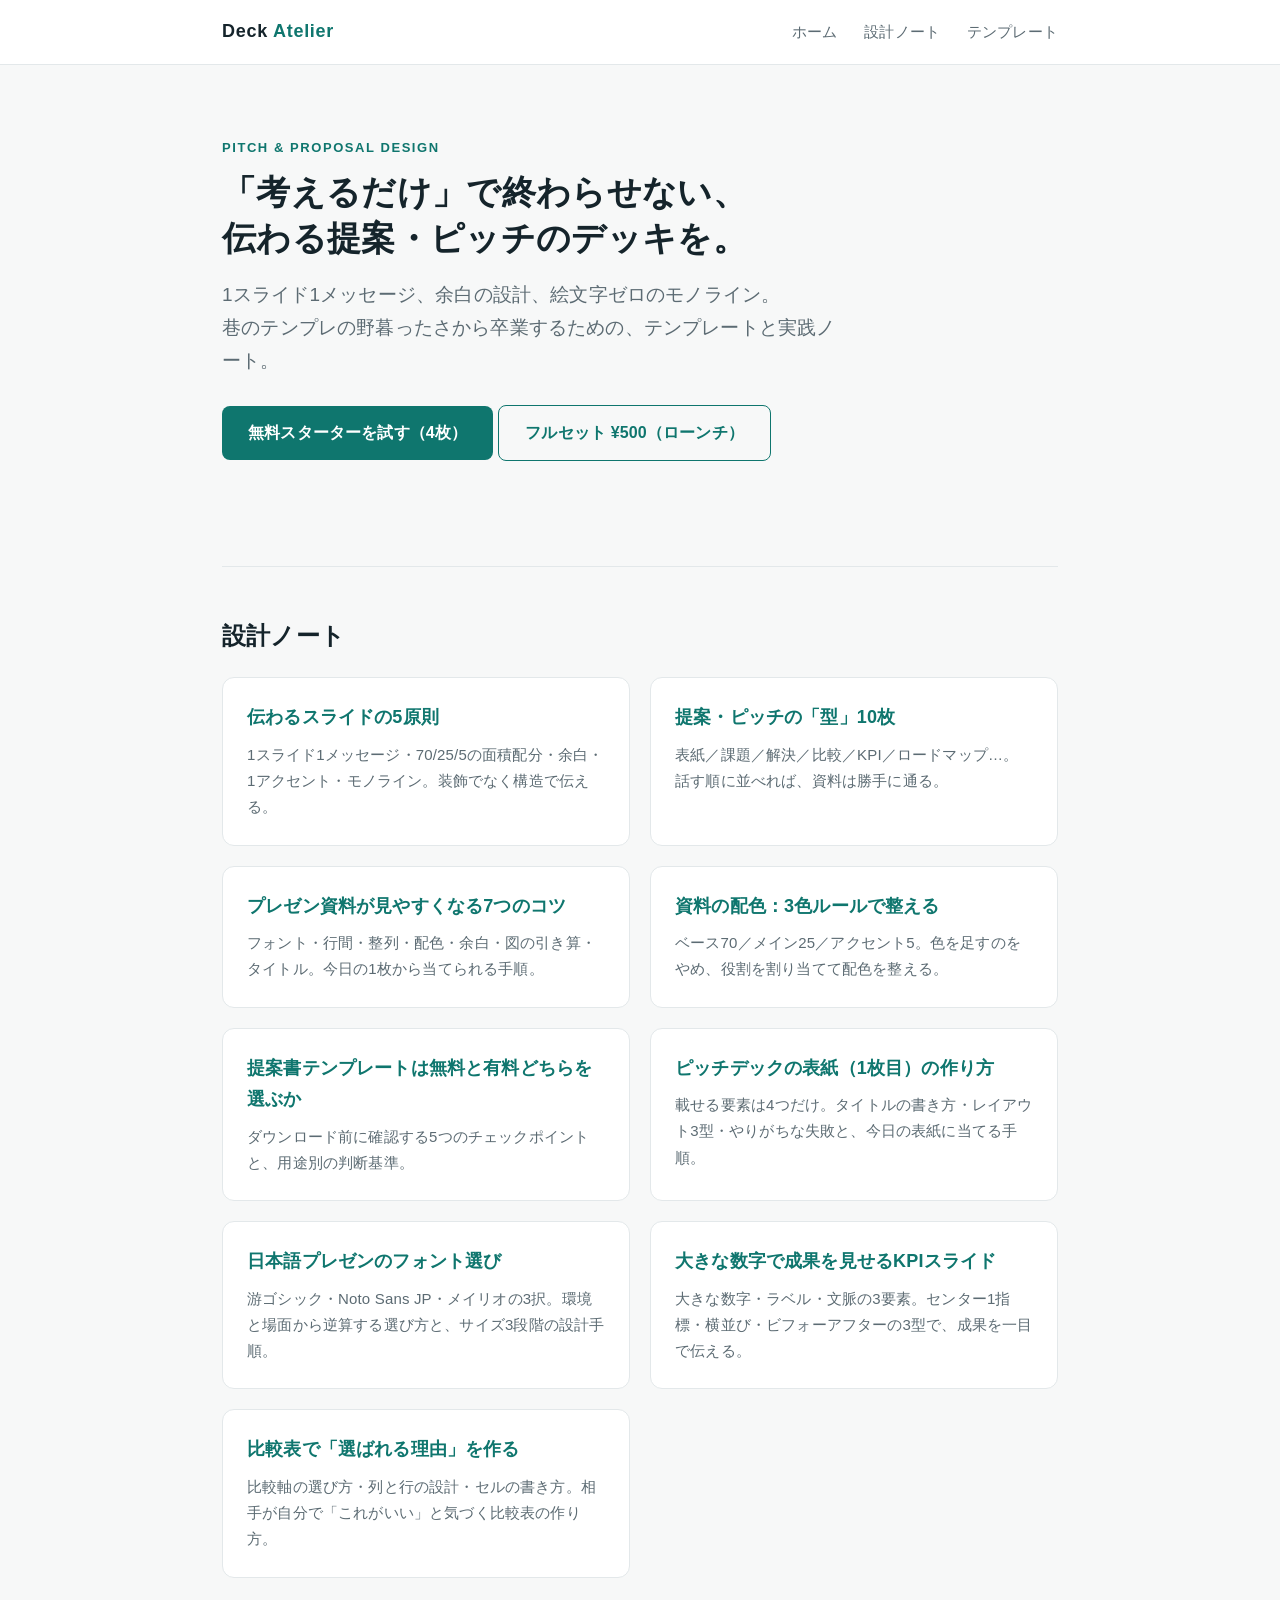
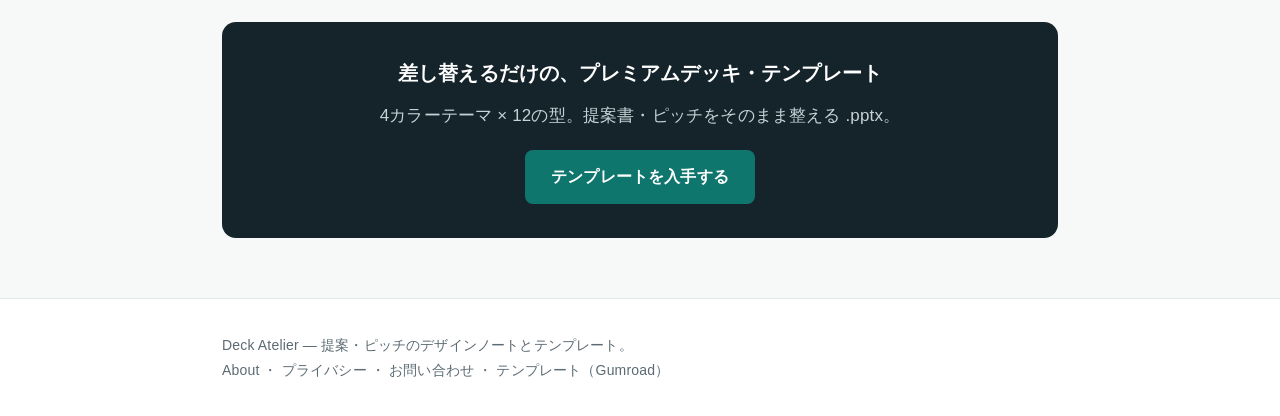
<file: index.html>
<!doctype html>
<html lang="ja">
<head>
<meta charset="utf-8">
<meta name="viewport" content="width=device-width,initial-scale=1">
<title>Deck Atelier ｜ 提案書・ピッチデックのデザインテンプレートと設計ノート</title>
<meta name="description" content="提案書・ピッチデックの「伝わる」デザインを、テンプレートと実践ノートで。1スライド1メッセージ・余白設計・絵文字ゼロのモノライン。パワポで差し替えるだけ。">
<meta property="og:title" content="Deck Atelier — 提案・ピッチが伝わるデッキデザイン">
<meta property="og:description" content="1スライド1メッセージの型と、差し替えるだけのプレミアムテンプレート。">
<meta property="og:type" content="website">
<link rel="canonical" href="https://imeiden0814-sys.github.io/deck-atelier/">
<link rel="stylesheet" href="./style.css">
</head>
<body>
<header class="site"><div class="wrap">
  <div class="brand">Deck <span>Atelier</span></div>
  <nav class="top">
    <a href="./">ホーム</a>
    <a href="./guide/slide-design-principles.html">設計ノート</a>
    <a href="https://imeiden.gumroad.com/l/premium-ai-deck/LAUNCH">テンプレート</a>
  </nav>
</div></header>

<main class="wrap">
  <section class="hero">
    <p class="kicker">Pitch &amp; Proposal Design</p>
    <h1>「考えるだけ」で終わらせない、<br>伝わる提案・ピッチのデッキを。</h1>
    <p class="lead">1スライド1メッセージ、余白の設計、絵文字ゼロのモノライン。<br>巷のテンプレの野暮ったさから卒業するための、テンプレートと実践ノート。</p>
    <p>
      <a class="btn" href="./free-starter.html">無料スターターを試す（4枚）</a>
      <a class="btn ghost" href="https://imeiden.gumroad.com/l/premium-ai-deck/LAUNCH">フルセット ¥500（ローンチ）</a>
    </p>
  </section>

  <hr class="hr">

  <section>
    <h2>設計ノート</h2>
    <div class="grid">
      <a class="card" href="./guide/slide-design-principles.html">
        <h3>伝わるスライドの5原則</h3>
        <p>1スライド1メッセージ・70/25/5の面積配分・余白・1アクセント・モノライン。装飾でなく構造で伝える。</p>
      </a>
      <a class="card" href="./guide/pitch-deck-structure.html">
        <h3>提案・ピッチの「型」10枚</h3>
        <p>表紙／課題／解決／比較／KPI／ロードマップ…。話す順に並べれば、資料は勝手に通る。</p>
      </a>
      <a class="card" href="./guide/presentation-readable-tips.html">
        <h3>プレゼン資料が見やすくなる7つのコツ</h3>
        <p>フォント・行間・整列・配色・余白・図の引き算・タイトル。今日の1枚から当てられる手順。</p>
      </a>
      <a class="card" href="./guide/slide-color-3rule.html">
        <h3>資料の配色：3色ルールで整える</h3>
        <p>ベース70／メイン25／アクセント5。色を足すのをやめ、役割を割り当てて配色を整える。</p>
      </a>
      <a class="card" href="./guide/proposal-template-free-vs-paid.html">
        <h3>提案書テンプレートは無料と有料どちらを選ぶか</h3>
        <p>ダウンロード前に確認する5つのチェックポイントと、用途別の判断基準。</p>
      </a>
      <a class="card" href="./guide/pitch-deck-cover.html">
        <h3>ピッチデックの表紙（1枚目）の作り方</h3>
        <p>載せる要素は4つだけ。タイトルの書き方・レイアウト3型・やりがちな失敗と、今日の表紙に当てる手順。</p>
      </a>
      <a class="card" href="./guide/presentation-font-japanese.html">
        <h3>日本語プレゼンのフォント選び</h3>
        <p>游ゴシック・Noto Sans JP・メイリオの3択。環境と場面から逆算する選び方と、サイズ3段階の設計手順。</p>
      </a>
      <a class="card" href="./guide/kpi-slide-design.html">
        <h3>大きな数字で成果を見せるKPIスライド</h3>
        <p>大きな数字・ラベル・文脈の3要素。センター1指標・横並び・ビフォーアフターの3型で、成果を一目で伝える。</p>
      </a>
      <a class="card" href="./guide/comparison-table-slide.html">
        <h3>比較表で「選ばれる理由」を作る</h3>
        <p>比較軸の選び方・列と行の設計・セルの書き方。相手が自分で「これがいい」と気づく比較表の作り方。</p>
      </a>
    </div>
  </section>

  <div class="cta-band">
    <h3>差し替えるだけの、プレミアムデッキ・テンプレート</h3>
    <p>4カラーテーマ × 12の型。提案書・ピッチをそのまま整える .pptx。</p>
    <a class="btn" href="https://imeiden.gumroad.com/l/premium-ai-deck/LAUNCH" style="background:#0f766e">テンプレートを入手する</a>
  </div>
</main>

<footer class="site"><div class="wrap">
  Deck Atelier — 提案・ピッチのデザインノートとテンプレート。<br>
  <a href="./about.html">About</a> ・ <a href="./privacy.html">プライバシー</a> ・ <a href="./contact.html">お問い合わせ</a> ・ <a href="https://imeiden.gumroad.com/l/premium-ai-deck/LAUNCH">テンプレート（Gumroad）</a>
</div></footer>
</body>
</html>
</file>
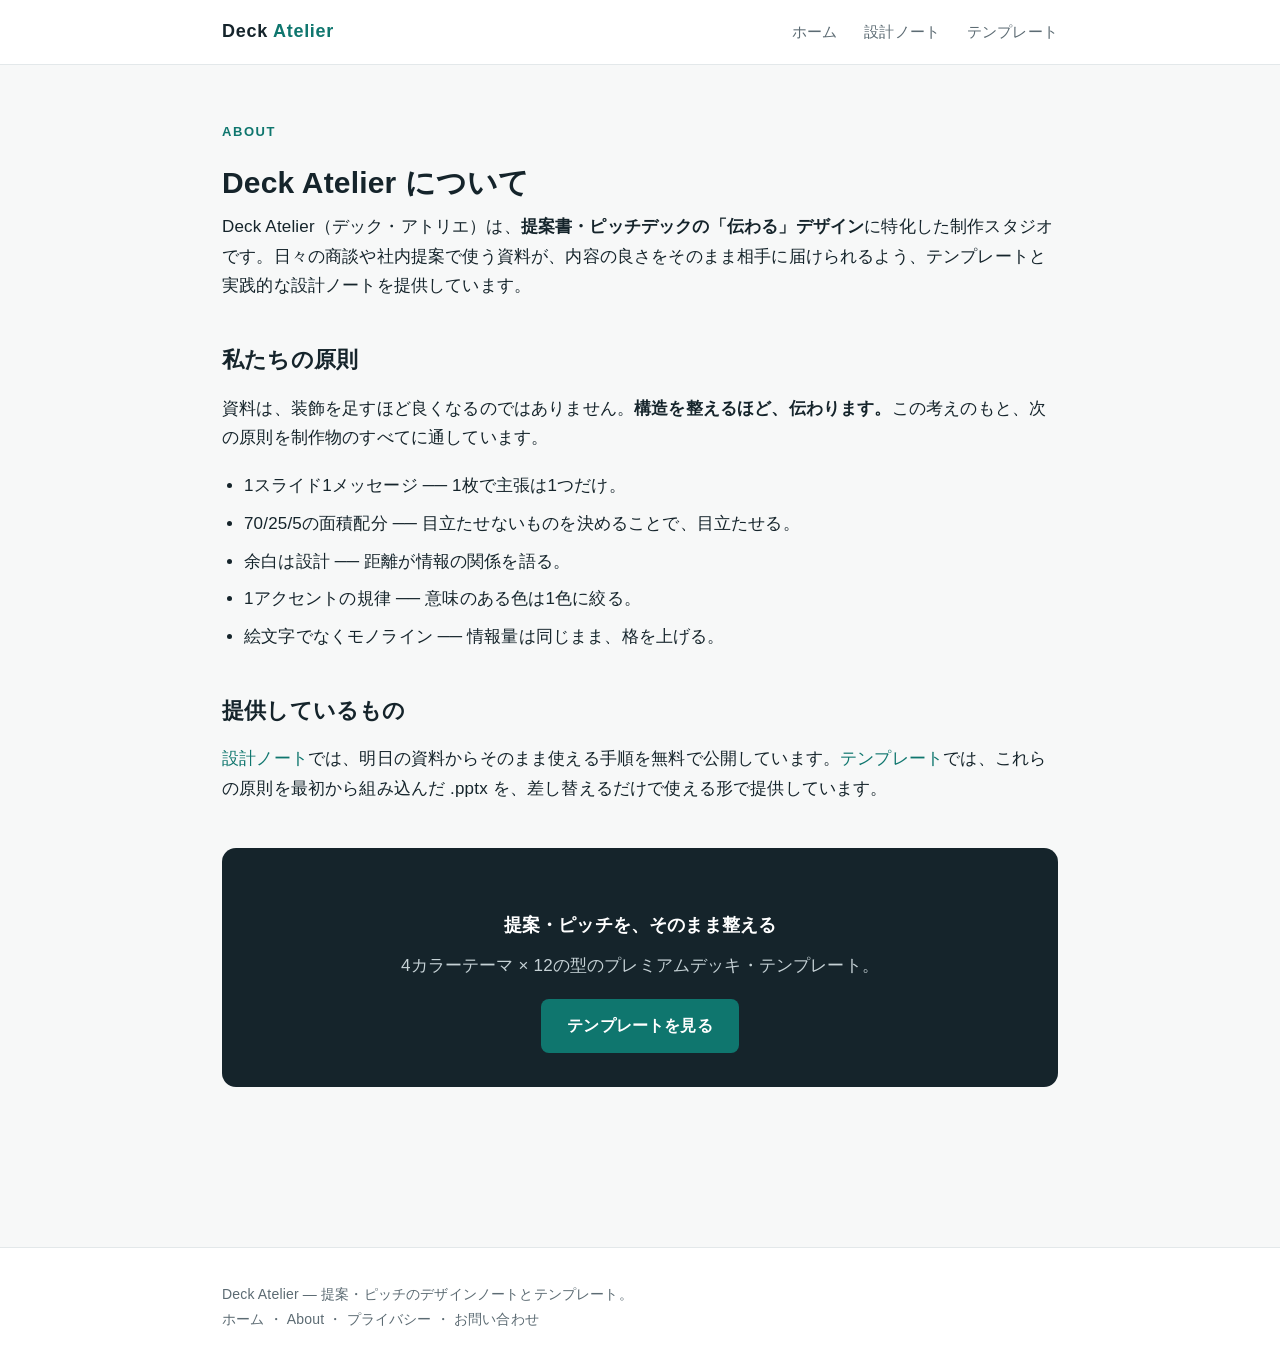
<file: about.html>
<!doctype html>
<html lang="ja">
<head>
<meta charset="utf-8">
<meta name="viewport" content="width=device-width,initial-scale=1">
<title>Deck Atelier について — 提案・ピッチのデザインに向き合うスタジオ</title>
<meta name="description" content="Deck Atelierは、提案書・ピッチデックの「伝わる」デザインに特化した制作スタジオです。装飾でなく構造で伝えることを原則に、テンプレートと設計ノートを提供しています。">
<link rel="canonical" href="https://imeiden0814-sys.github.io/deck-atelier/about.html">
<link rel="stylesheet" href="./style.css">
</head>
<body>
<header class="site"><div class="wrap">
  <div class="brand"><a href="./" style="color:inherit;text-decoration:none">Deck <span>Atelier</span></a></div>
  <nav class="top">
    <a href="./">ホーム</a>
    <a href="./guide/slide-design-principles.html">設計ノート</a>
    <a href="https://imeiden.gumroad.com/l/premium-ai-deck/LAUNCH">テンプレート</a>
  </nav>
</div></header>

<main class="wrap">
<article class="post">
  <p class="kicker">About</p>
  <h1>Deck Atelier について</h1>

  <p>Deck Atelier（デック・アトリエ）は、<strong>提案書・ピッチデックの「伝わる」デザイン</strong>に特化した制作スタジオです。日々の商談や社内提案で使う資料が、内容の良さをそのまま相手に届けられるよう、テンプレートと実践的な設計ノートを提供しています。</p>

  <h2>私たちの原則</h2>
  <p>資料は、装飾を足すほど良くなるのではありません。<strong>構造を整えるほど、伝わります。</strong>この考えのもと、次の原則を制作物のすべてに通しています。</p>
  <ul>
    <li>1スライド1メッセージ ── 1枚で主張は1つだけ。</li>
    <li>70/25/5の面積配分 ── 目立たせないものを決めることで、目立たせる。</li>
    <li>余白は設計 ── 距離が情報の関係を語る。</li>
    <li>1アクセントの規律 ── 意味のある色は1色に絞る。</li>
    <li>絵文字でなくモノライン ── 情報量は同じまま、格を上げる。</li>
  </ul>

  <h2>提供しているもの</h2>
  <p><a href="./">設計ノート</a>では、明日の資料からそのまま使える手順を無料で公開しています。<a href="https://imeiden.gumroad.com/l/premium-ai-deck/LAUNCH">テンプレート</a>では、これらの原則を最初から組み込んだ .pptx を、差し替えるだけで使える形で提供しています。</p>

  <div class="cta-band">
    <h3>提案・ピッチを、そのまま整える</h3>
    <p>4カラーテーマ × 12の型のプレミアムデッキ・テンプレート。</p>
    <a class="btn" href="https://imeiden.gumroad.com/l/premium-ai-deck/LAUNCH" style="background:#0f766e">テンプレートを見る</a>
  </div>
</article>
</main>

<footer class="site"><div class="wrap">
  Deck Atelier — 提案・ピッチのデザインノートとテンプレート。<br>
  <a href="./">ホーム</a> ・ <a href="./about.html">About</a> ・ <a href="./privacy.html">プライバシー</a> ・ <a href="./contact.html">お問い合わせ</a>
</div></footer>
</body>
</html>
</file>
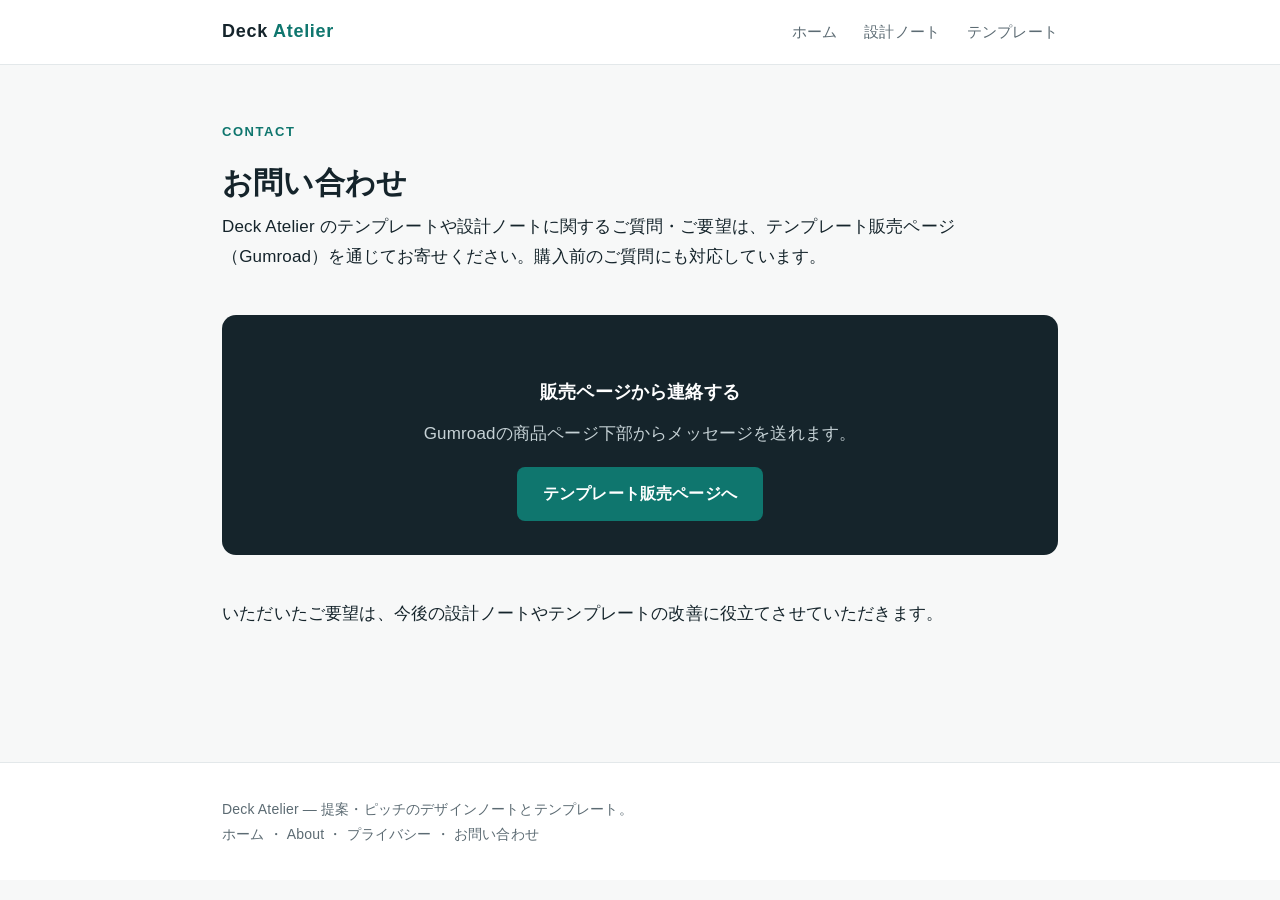
<file: contact.html>
<!doctype html>
<html lang="ja">
<head>
<meta charset="utf-8">
<meta name="viewport" content="width=device-width,initial-scale=1">
<title>お問い合わせ ｜ Deck Atelier</title>
<meta name="description" content="Deck Atelierへのお問い合わせ方法。テンプレートに関するご質問は、販売ページのGumroadを通じてご連絡いただけます。">
<link rel="canonical" href="https://imeiden0814-sys.github.io/deck-atelier/contact.html">
<link rel="stylesheet" href="./style.css">
</head>
<body>
<header class="site"><div class="wrap">
  <div class="brand"><a href="./" style="color:inherit;text-decoration:none">Deck <span>Atelier</span></a></div>
  <nav class="top">
    <a href="./">ホーム</a>
    <a href="./guide/slide-design-principles.html">設計ノート</a>
    <a href="https://imeiden.gumroad.com/l/premium-ai-deck/LAUNCH">テンプレート</a>
  </nav>
</div></header>

<main class="wrap">
<article class="post">
  <p class="kicker">Contact</p>
  <h1>お問い合わせ</h1>

  <p>Deck Atelier のテンプレートや設計ノートに関するご質問・ご要望は、テンプレート販売ページ（Gumroad）を通じてお寄せください。購入前のご質問にも対応しています。</p>

  <div class="cta-band">
    <h3>販売ページから連絡する</h3>
    <p>Gumroadの商品ページ下部からメッセージを送れます。</p>
    <a class="btn" href="https://imeiden.gumroad.com/l/premium-ai-deck/LAUNCH" style="background:#0f766e">テンプレート販売ページへ</a>
  </div>

  <p>いただいたご要望は、今後の設計ノートやテンプレートの改善に役立てさせていただきます。</p>
</article>
</main>

<footer class="site"><div class="wrap">
  Deck Atelier — 提案・ピッチのデザインノートとテンプレート。<br>
  <a href="./">ホーム</a> ・ <a href="./about.html">About</a> ・ <a href="./privacy.html">プライバシー</a> ・ <a href="./contact.html">お問い合わせ</a>
</div></footer>
</body>
</html>
</file>
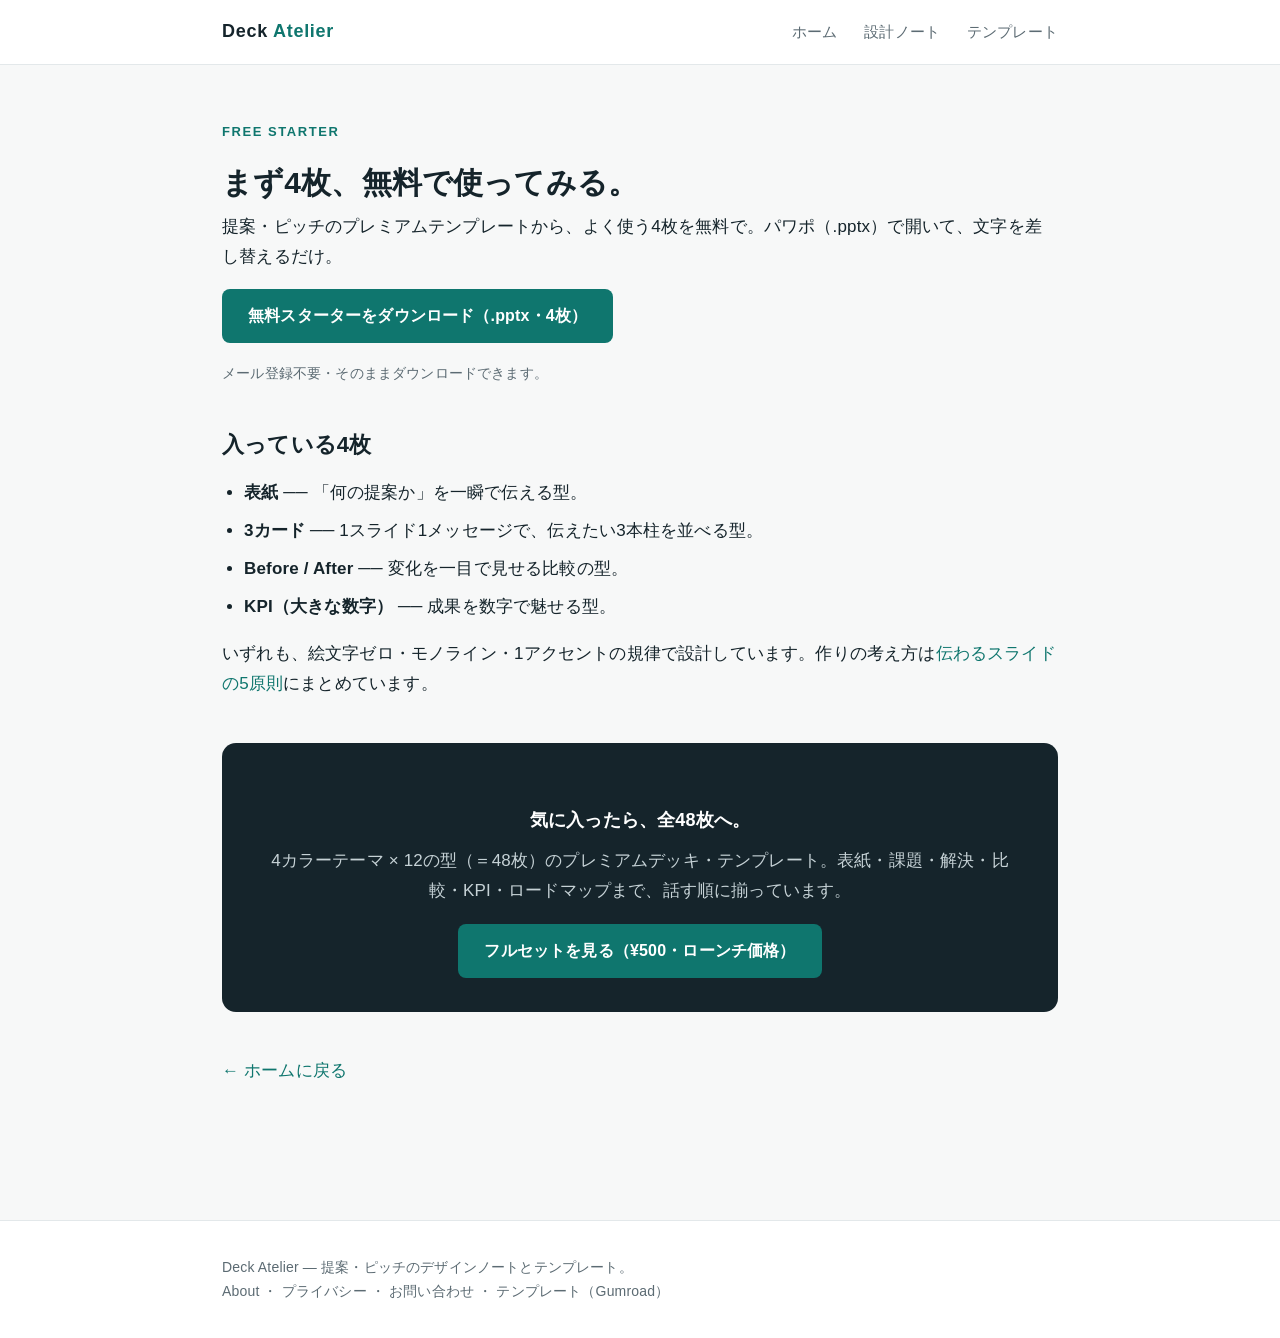
<file: free-starter.html>
<!doctype html>
<html lang="ja">
<head>
<meta charset="utf-8">
<meta name="viewport" content="width=device-width,initial-scale=1">
<title>無料スターター｜提案・ピッチのデッキ テンプレート（4枚・パワポ）｜ Deck Atelier</title>
<meta name="description" content="提案書・ピッチデックのプレミアムテンプレートを、まず4枚を無料で。表紙・3カード・Before/After・KPIの型をパワポ(.pptx)でダウンロード。差し替えるだけで整う。">
<meta property="og:title" content="無料スターター — 提案・ピッチのデッキ テンプレート4枚">
<meta property="og:description" content="差し替えるだけで整う4枚を無料ダウンロード（.pptx）。">
<link rel="canonical" href="https://imeiden0814-sys.github.io/deck-atelier/free-starter.html">
<link rel="stylesheet" href="./style.css">
</head>
<body>
<header class="site"><div class="wrap">
  <div class="brand"><a href="./" style="color:inherit;text-decoration:none">Deck <span>Atelier</span></a></div>
  <nav class="top">
    <a href="./">ホーム</a>
    <a href="./guide/slide-design-principles.html">設計ノート</a>
    <a href="https://imeiden.gumroad.com/l/premium-ai-deck/LAUNCH">テンプレート</a>
  </nav>
</div></header>

<main class="wrap">
<article class="post">
  <p class="kicker">Free Starter</p>
  <h1>まず4枚、無料で使ってみる。</h1>
  <p class="lead">提案・ピッチのプレミアムテンプレートから、よく使う4枚を無料で。パワポ（.pptx）で開いて、文字を差し替えるだけ。</p>

  <p>
    <a class="btn" href="./deck-atelier-free-starter.pptx" download>無料スターターをダウンロード（.pptx・4枚）</a>
  </p>
  <p class="meta">メール登録不要・そのままダウンロードできます。</p>

  <h2>入っている4枚</h2>
  <ul>
    <li><strong>表紙</strong> ── 「何の提案か」を一瞬で伝える型。</li>
    <li><strong>3カード</strong> ── 1スライド1メッセージで、伝えたい3本柱を並べる型。</li>
    <li><strong>Before / After</strong> ── 変化を一目で見せる比較の型。</li>
    <li><strong>KPI（大きな数字）</strong> ── 成果を数字で魅せる型。</li>
  </ul>
  <p>いずれも、絵文字ゼロ・モノライン・1アクセントの規律で設計しています。作りの考え方は<a href="./guide/slide-design-principles.html">伝わるスライドの5原則</a>にまとめています。</p>

  <div class="cta-band">
    <h3>気に入ったら、全48枚へ。</h3>
    <p>4カラーテーマ × 12の型（＝48枚）のプレミアムデッキ・テンプレート。表紙・課題・解決・比較・KPI・ロードマップまで、話す順に揃っています。</p>
    <a class="btn" href="https://imeiden.gumroad.com/l/premium-ai-deck/LAUNCH" style="background:#0f766e">フルセットを見る（¥500・ローンチ価格）</a>
  </div>

  <p><a href="./">← ホームに戻る</a></p>
</article>
</main>

<footer class="site"><div class="wrap">
  Deck Atelier — 提案・ピッチのデザインノートとテンプレート。<br>
  <a href="./about.html">About</a> ・ <a href="./privacy.html">プライバシー</a> ・ <a href="./contact.html">お問い合わせ</a> ・ <a href="https://imeiden.gumroad.com/l/premium-ai-deck/LAUNCH">テンプレート（Gumroad）</a>
</div></footer>
</body>
</html>
</file>
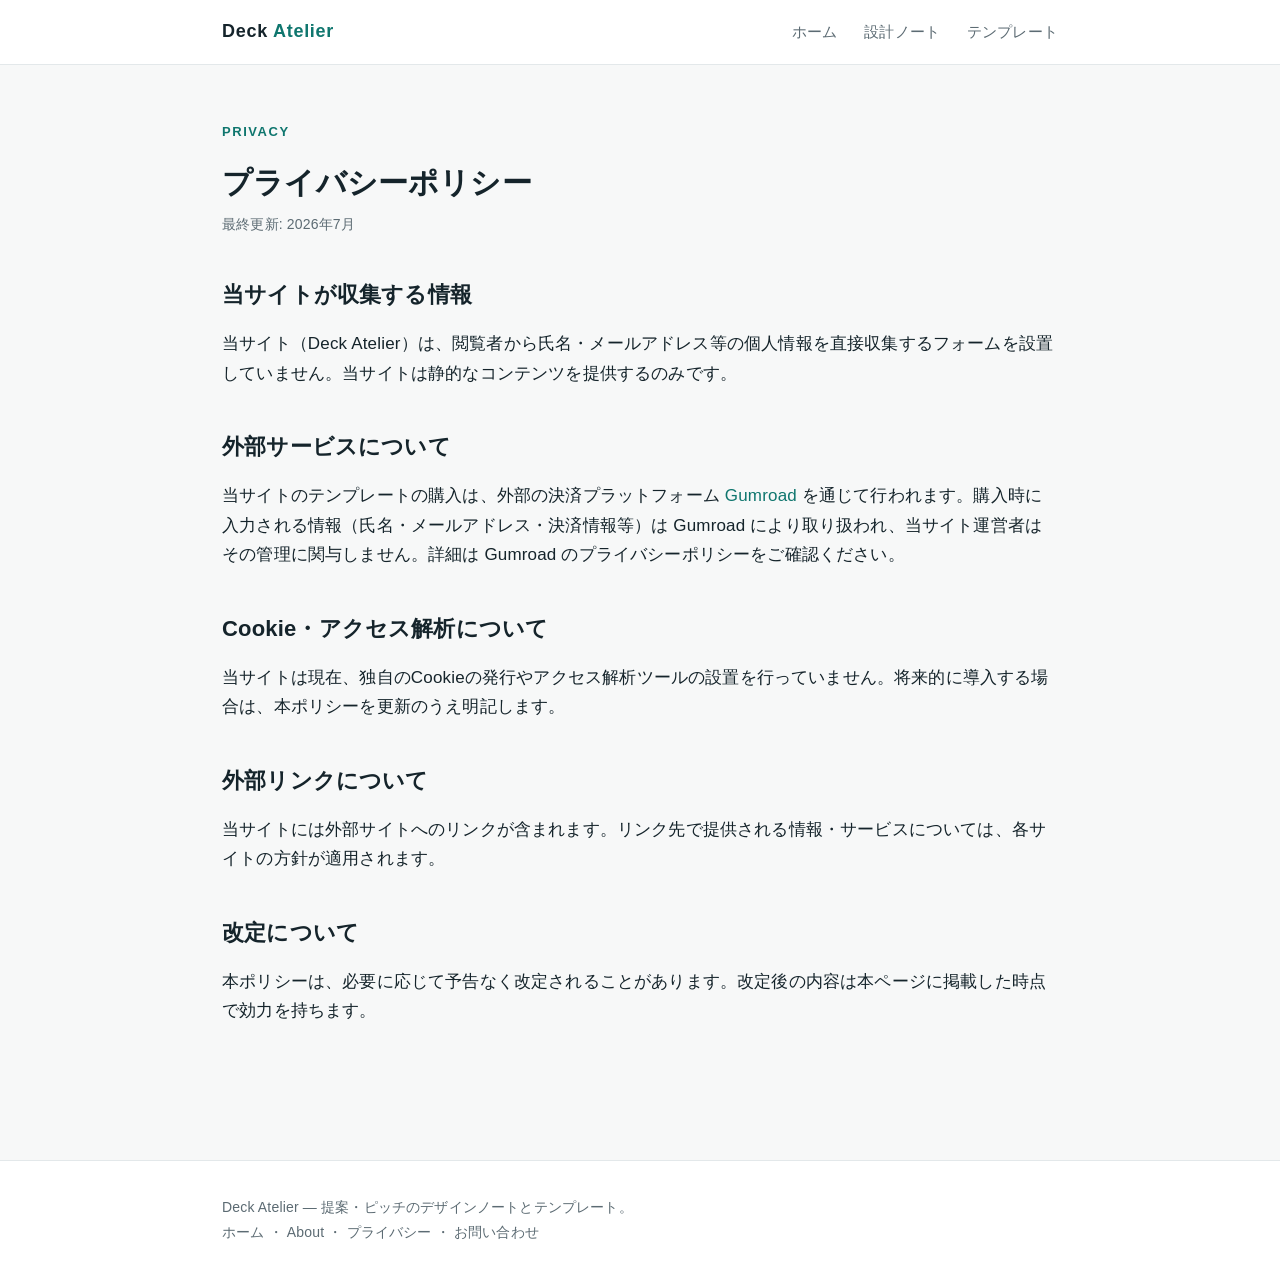
<file: privacy.html>
<!doctype html>
<html lang="ja">
<head>
<meta charset="utf-8">
<meta name="viewport" content="width=device-width,initial-scale=1">
<title>プライバシーポリシー ｜ Deck Atelier</title>
<meta name="description" content="Deck Atelierのプライバシーポリシー。当サイトの情報の取り扱い、外部サービス（Gumroad）、Cookieについて記載しています。">
<link rel="canonical" href="https://imeiden0814-sys.github.io/deck-atelier/privacy.html">
<link rel="stylesheet" href="./style.css">
</head>
<body>
<header class="site"><div class="wrap">
  <div class="brand"><a href="./" style="color:inherit;text-decoration:none">Deck <span>Atelier</span></a></div>
  <nav class="top">
    <a href="./">ホーム</a>
    <a href="./guide/slide-design-principles.html">設計ノート</a>
    <a href="https://imeiden.gumroad.com/l/premium-ai-deck/LAUNCH">テンプレート</a>
  </nav>
</div></header>

<main class="wrap">
<article class="post">
  <p class="kicker">Privacy</p>
  <h1>プライバシーポリシー</h1>
  <p class="meta">最終更新: 2026年7月</p>

  <h2>当サイトが収集する情報</h2>
  <p>当サイト（Deck Atelier）は、閲覧者から氏名・メールアドレス等の個人情報を直接収集するフォームを設置していません。当サイトは静的なコンテンツを提供するのみです。</p>

  <h2>外部サービスについて</h2>
  <p>当サイトのテンプレートの購入は、外部の決済プラットフォーム <a href="https://gumroad.com" rel="nofollow">Gumroad</a> を通じて行われます。購入時に入力される情報（氏名・メールアドレス・決済情報等）は Gumroad により取り扱われ、当サイト運営者はその管理に関与しません。詳細は Gumroad のプライバシーポリシーをご確認ください。</p>

  <h2>Cookie・アクセス解析について</h2>
  <p>当サイトは現在、独自のCookieの発行やアクセス解析ツールの設置を行っていません。将来的に導入する場合は、本ポリシーを更新のうえ明記します。</p>

  <h2>外部リンクについて</h2>
  <p>当サイトには外部サイトへのリンクが含まれます。リンク先で提供される情報・サービスについては、各サイトの方針が適用されます。</p>

  <h2>改定について</h2>
  <p>本ポリシーは、必要に応じて予告なく改定されることがあります。改定後の内容は本ページに掲載した時点で効力を持ちます。</p>
</article>
</main>

<footer class="site"><div class="wrap">
  Deck Atelier — 提案・ピッチのデザインノートとテンプレート。<br>
  <a href="./">ホーム</a> ・ <a href="./about.html">About</a> ・ <a href="./privacy.html">プライバシー</a> ・ <a href="./contact.html">お問い合わせ</a>
</div></footer>
</body>
</html>
</file>
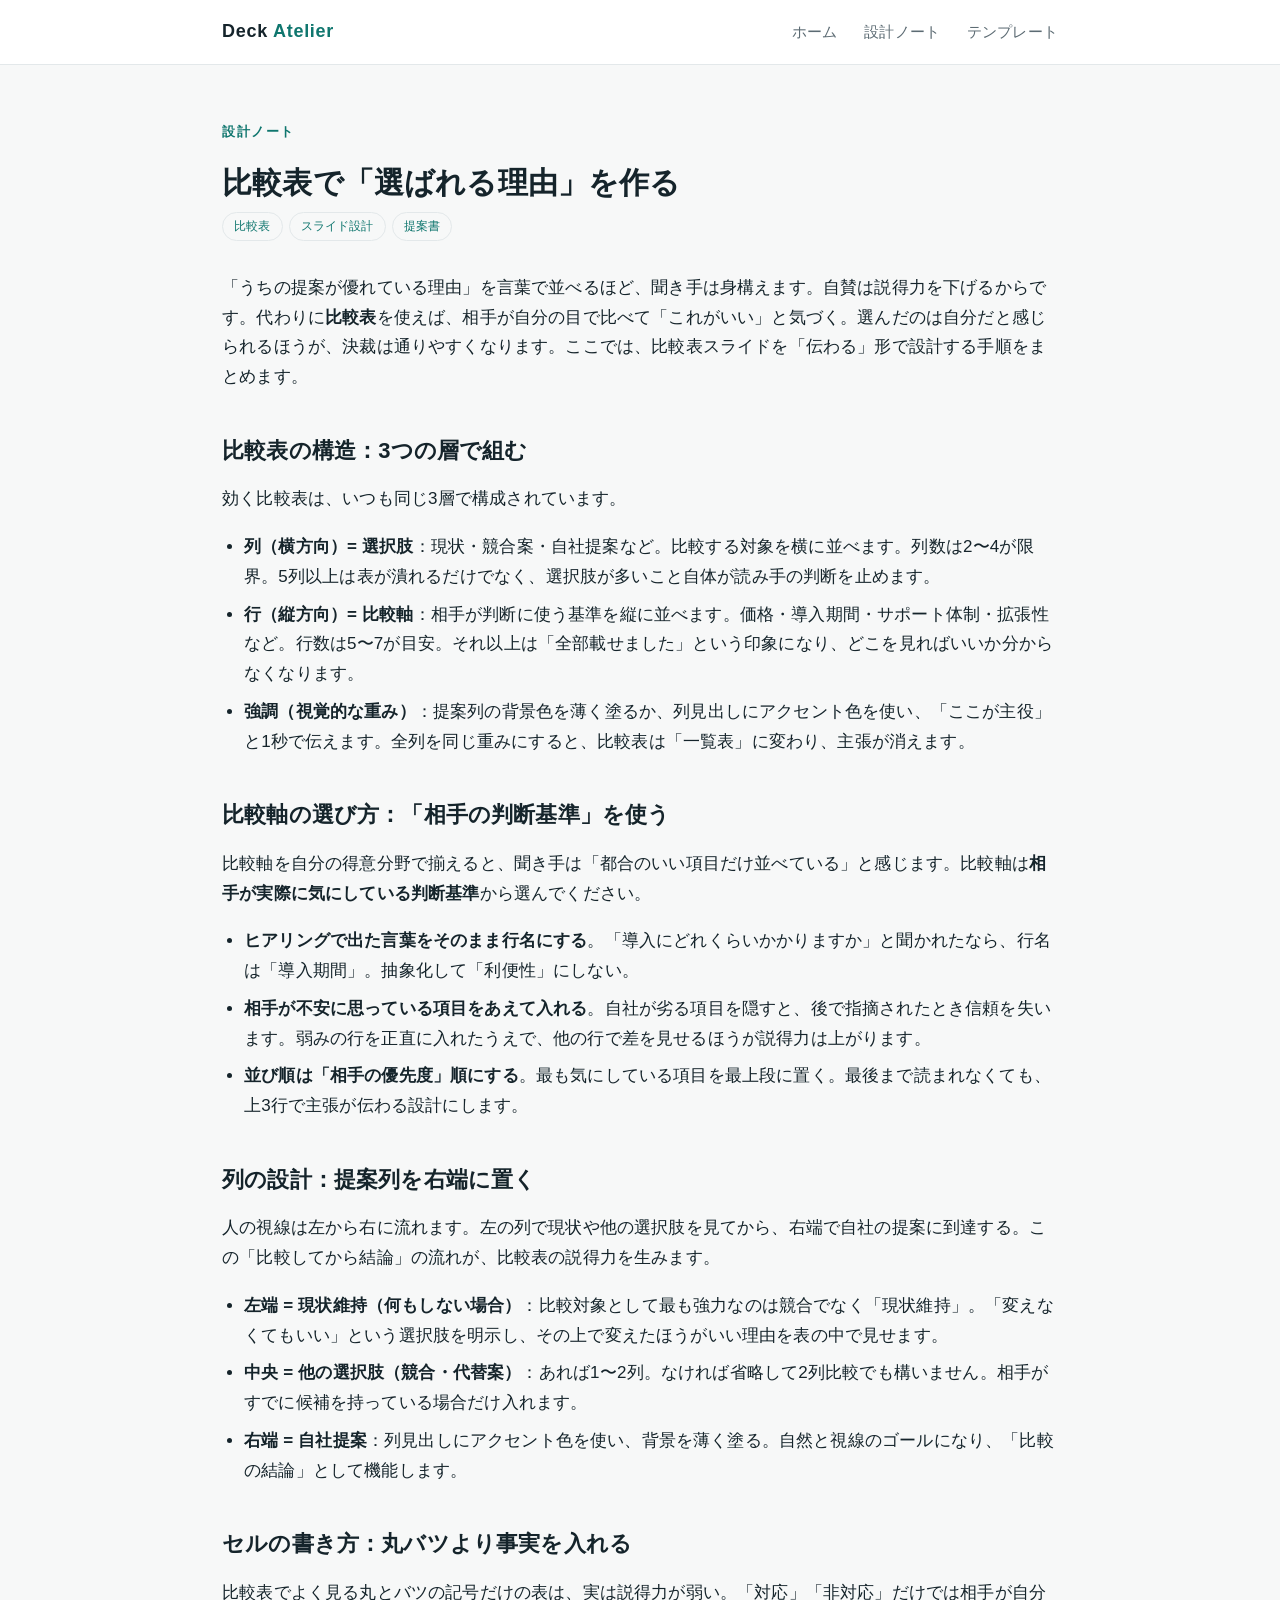
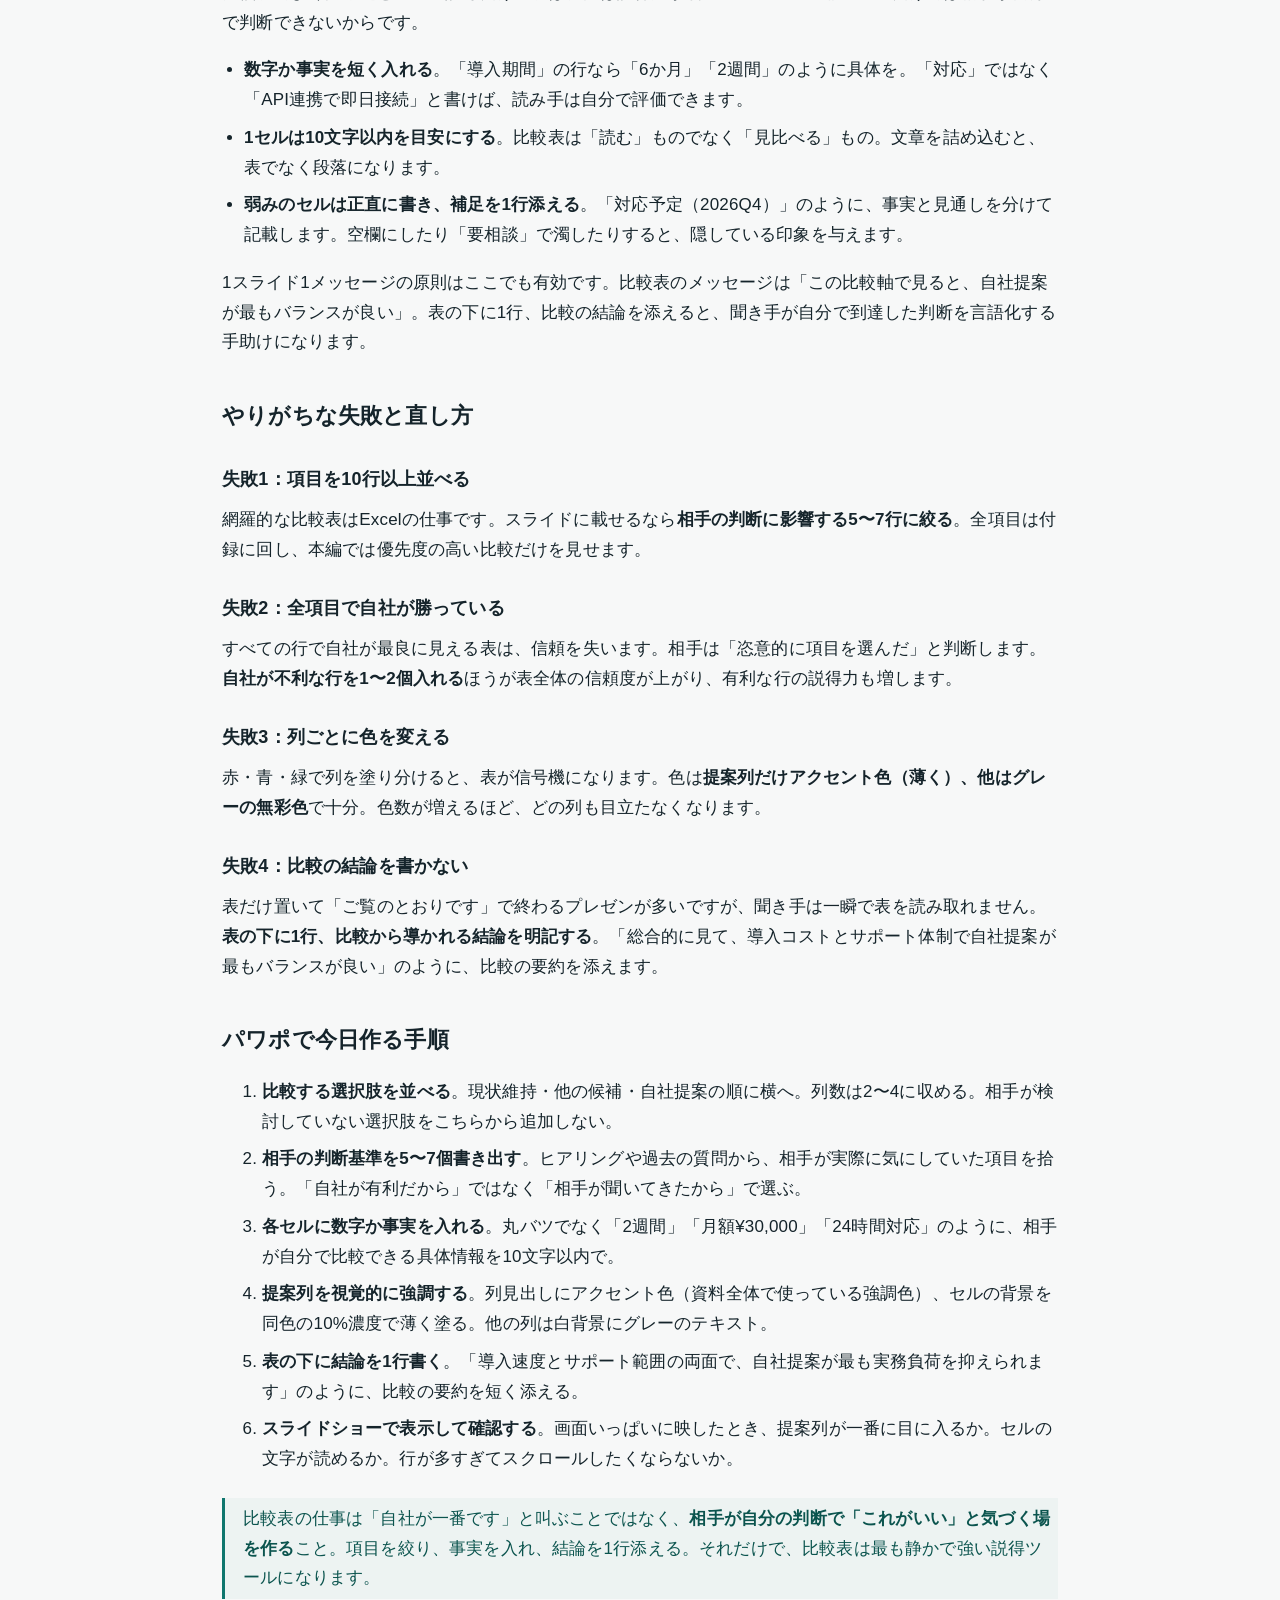
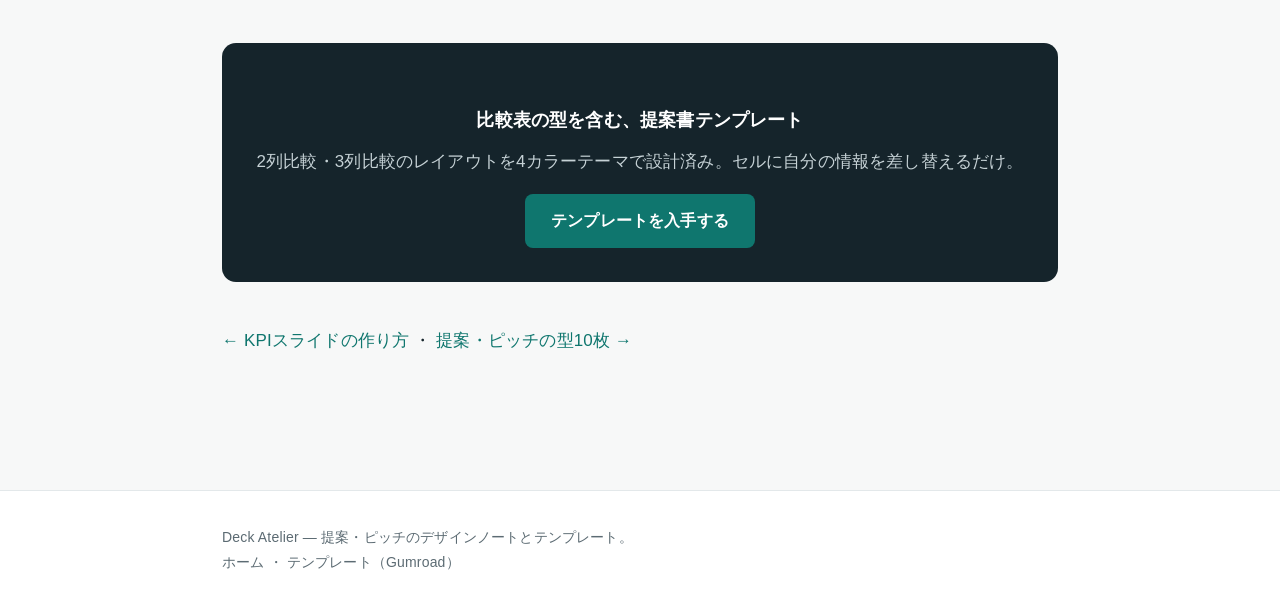
<file: guide/comparison-table-slide.html>
<!doctype html>
<html lang="ja">
<head>
<meta charset="utf-8">
<meta name="viewport" content="width=device-width,initial-scale=1">
<title>比較表で「選ばれる理由」を作る — スライドの比較表の作り方 ｜ Deck Atelier</title>
<meta name="description" content="提案書やピッチの比較表は、相手に自分で「これがいい」と気づかせる説得ツール。比較軸の選び方・列と行の設計・セルの書き方・パワポで作る手順を、今日の資料にそのまま当てられる形で解説します。">
<link rel="canonical" href="https://imeiden0814-sys.github.io/deck-atelier/guide/comparison-table-slide.html">
<link rel="stylesheet" href="../style.css">
<script type="application/ld+json">
{"@context":"https://schema.org","@type":"Article","headline":"比較表で「選ばれる理由」を作る","description":"提案書・ピッチの比較表スライドの作り方。比較軸・列設計・セルの書き方の具体手順。","author":{"@type":"Organization","name":"Deck Atelier"},"publisher":{"@type":"Organization","name":"Deck Atelier"},"inLanguage":"ja"}
</script>
</head>
<body>
<header class="site"><div class="wrap">
  <div class="brand"><a href="../" style="color:inherit;text-decoration:none">Deck <span>Atelier</span></a></div>
  <nav class="top">
    <a href="../">ホーム</a>
    <a href="./slide-design-principles.html">設計ノート</a>
    <a href="https://imeiden.gumroad.com/l/premium-ai-deck/LAUNCH">テンプレート</a>
  </nav>
</div></header>

<main class="wrap">
<article class="post">
  <p class="kicker">設計ノート</p>
  <h1>比較表で「選ばれる理由」を作る</h1>
  <p class="meta"><span class="tag">比較表</span><span class="tag">スライド設計</span><span class="tag">提案書</span></p>

  <p>「うちの提案が優れている理由」を言葉で並べるほど、聞き手は身構えます。自賛は説得力を下げるからです。代わりに<strong>比較表</strong>を使えば、相手が自分の目で比べて「これがいい」と気づく。選んだのは自分だと感じられるほうが、決裁は通りやすくなります。ここでは、比較表スライドを「伝わる」形で設計する手順をまとめます。</p>

  <h2>比較表の構造：3つの層で組む</h2>
  <p>効く比較表は、いつも同じ3層で構成されています。</p>
  <ul>
    <li><strong>列（横方向）= 選択肢</strong>：現状・競合案・自社提案など。比較する対象を横に並べます。列数は2〜4が限界。5列以上は表が潰れるだけでなく、選択肢が多いこと自体が読み手の判断を止めます。</li>
    <li><strong>行（縦方向）= 比較軸</strong>：相手が判断に使う基準を縦に並べます。価格・導入期間・サポート体制・拡張性など。行数は5〜7が目安。それ以上は「全部載せました」という印象になり、どこを見ればいいか分からなくなります。</li>
    <li><strong>強調（視覚的な重み）</strong>：提案列の背景色を薄く塗るか、列見出しにアクセント色を使い、「ここが主役」と1秒で伝えます。全列を同じ重みにすると、比較表は「一覧表」に変わり、主張が消えます。</li>
  </ul>

  <h2>比較軸の選び方：「相手の判断基準」を使う</h2>
  <p>比較軸を自分の得意分野で揃えると、聞き手は「都合のいい項目だけ並べている」と感じます。比較軸は<strong>相手が実際に気にしている判断基準</strong>から選んでください。</p>
  <ul>
    <li><strong>ヒアリングで出た言葉をそのまま行名にする</strong>。「導入にどれくらいかかりますか」と聞かれたなら、行名は「導入期間」。抽象化して「利便性」にしない。</li>
    <li><strong>相手が不安に思っている項目をあえて入れる</strong>。自社が劣る項目を隠すと、後で指摘されたとき信頼を失います。弱みの行を正直に入れたうえで、他の行で差を見せるほうが説得力は上がります。</li>
    <li><strong>並び順は「相手の優先度」順にする</strong>。最も気にしている項目を最上段に置く。最後まで読まれなくても、上3行で主張が伝わる設計にします。</li>
  </ul>

  <h2>列の設計：提案列を右端に置く</h2>
  <p>人の視線は左から右に流れます。左の列で現状や他の選択肢を見てから、右端で自社の提案に到達する。この「比較してから結論」の流れが、比較表の説得力を生みます。</p>
  <ul>
    <li><strong>左端 = 現状維持（何もしない場合）</strong>：比較対象として最も強力なのは競合でなく「現状維持」。「変えなくてもいい」という選択肢を明示し、その上で変えたほうがいい理由を表の中で見せます。</li>
    <li><strong>中央 = 他の選択肢（競合・代替案）</strong>：あれば1〜2列。なければ省略して2列比較でも構いません。相手がすでに候補を持っている場合だけ入れます。</li>
    <li><strong>右端 = 自社提案</strong>：列見出しにアクセント色を使い、背景を薄く塗る。自然と視線のゴールになり、「比較の結論」として機能します。</li>
  </ul>

  <h2>セルの書き方：丸バツより事実を入れる</h2>
  <p>比較表でよく見る丸とバツの記号だけの表は、実は説得力が弱い。「対応」「非対応」だけでは相手が自分で判断できないからです。</p>
  <ul>
    <li><strong>数字か事実を短く入れる</strong>。「導入期間」の行なら「6か月」「2週間」のように具体を。「対応」ではなく「API連携で即日接続」と書けば、読み手は自分で評価できます。</li>
    <li><strong>1セルは10文字以内を目安にする</strong>。比較表は「読む」ものでなく「見比べる」もの。文章を詰め込むと、表でなく段落になります。</li>
    <li><strong>弱みのセルは正直に書き、補足を1行添える</strong>。「対応予定（2026Q4）」のように、事実と見通しを分けて記載します。空欄にしたり「要相談」で濁したりすると、隠している印象を与えます。</li>
  </ul>
  <p>1スライド1メッセージの原則はここでも有効です。比較表のメッセージは「この比較軸で見ると、自社提案が最もバランスが良い」。表の下に1行、比較の結論を添えると、聞き手が自分で到達した判断を言語化する手助けになります。</p>

  <h2>やりがちな失敗と直し方</h2>
  <h3>失敗1：項目を10行以上並べる</h3>
  <p>網羅的な比較表はExcelの仕事です。スライドに載せるなら<strong>相手の判断に影響する5〜7行に絞る</strong>。全項目は付録に回し、本編では優先度の高い比較だけを見せます。</p>
  <h3>失敗2：全項目で自社が勝っている</h3>
  <p>すべての行で自社が最良に見える表は、信頼を失います。相手は「恣意的に項目を選んだ」と判断します。<strong>自社が不利な行を1〜2個入れる</strong>ほうが表全体の信頼度が上がり、有利な行の説得力も増します。</p>
  <h3>失敗3：列ごとに色を変える</h3>
  <p>赤・青・緑で列を塗り分けると、表が信号機になります。色は<strong>提案列だけアクセント色（薄く）、他はグレーの無彩色</strong>で十分。色数が増えるほど、どの列も目立たなくなります。</p>
  <h3>失敗4：比較の結論を書かない</h3>
  <p>表だけ置いて「ご覧のとおりです」で終わるプレゼンが多いですが、聞き手は一瞬で表を読み取れません。<strong>表の下に1行、比較から導かれる結論を明記する</strong>。「総合的に見て、導入コストとサポート体制で自社提案が最もバランスが良い」のように、比較の要約を添えます。</p>

  <h2>パワポで今日作る手順</h2>
  <ol>
    <li><strong>比較する選択肢を並べる</strong>。現状維持・他の候補・自社提案の順に横へ。列数は2〜4に収める。相手が検討していない選択肢をこちらから追加しない。</li>
    <li><strong>相手の判断基準を5〜7個書き出す</strong>。ヒアリングや過去の質問から、相手が実際に気にしていた項目を拾う。「自社が有利だから」ではなく「相手が聞いてきたから」で選ぶ。</li>
    <li><strong>各セルに数字か事実を入れる</strong>。丸バツでなく「2週間」「月額¥30,000」「24時間対応」のように、相手が自分で比較できる具体情報を10文字以内で。</li>
    <li><strong>提案列を視覚的に強調する</strong>。列見出しにアクセント色（資料全体で使っている強調色）、セルの背景を同色の10%濃度で薄く塗る。他の列は白背景にグレーのテキスト。</li>
    <li><strong>表の下に結論を1行書く</strong>。「導入速度とサポート範囲の両面で、自社提案が最も実務負荷を抑えられます」のように、比較の要約を短く添える。</li>
    <li><strong>スライドショーで表示して確認する</strong>。画面いっぱいに映したとき、提案列が一番に目に入るか。セルの文字が読めるか。行が多すぎてスクロールしたくならないか。</li>
  </ol>

  <blockquote>比較表の仕事は「自社が一番です」と叫ぶことではなく、<strong>相手が自分の判断で「これがいい」と気づく場を作る</strong>こと。項目を絞り、事実を入れ、結論を1行添える。それだけで、比較表は最も静かで強い説得ツールになります。</blockquote>

  <div class="cta-band">
    <h3>比較表の型を含む、提案書テンプレート</h3>
    <p>2列比較・3列比較のレイアウトを4カラーテーマで設計済み。セルに自分の情報を差し替えるだけ。</p>
    <a class="btn" href="https://imeiden.gumroad.com/l/premium-ai-deck/LAUNCH" style="background:#0f766e">テンプレートを入手する</a>
  </div>

  <p><a href="./kpi-slide-design.html">← KPIスライドの作り方</a> ・ <a href="./pitch-deck-structure.html">提案・ピッチの型10枚 →</a></p>
</article>
</main>

<footer class="site"><div class="wrap">
  Deck Atelier — 提案・ピッチのデザインノートとテンプレート。<br>
  <a href="../">ホーム</a> ・ <a href="https://imeiden.gumroad.com/l/premium-ai-deck/LAUNCH">テンプレート（Gumroad）</a>
</div></footer>
</body>
</html>
</file>
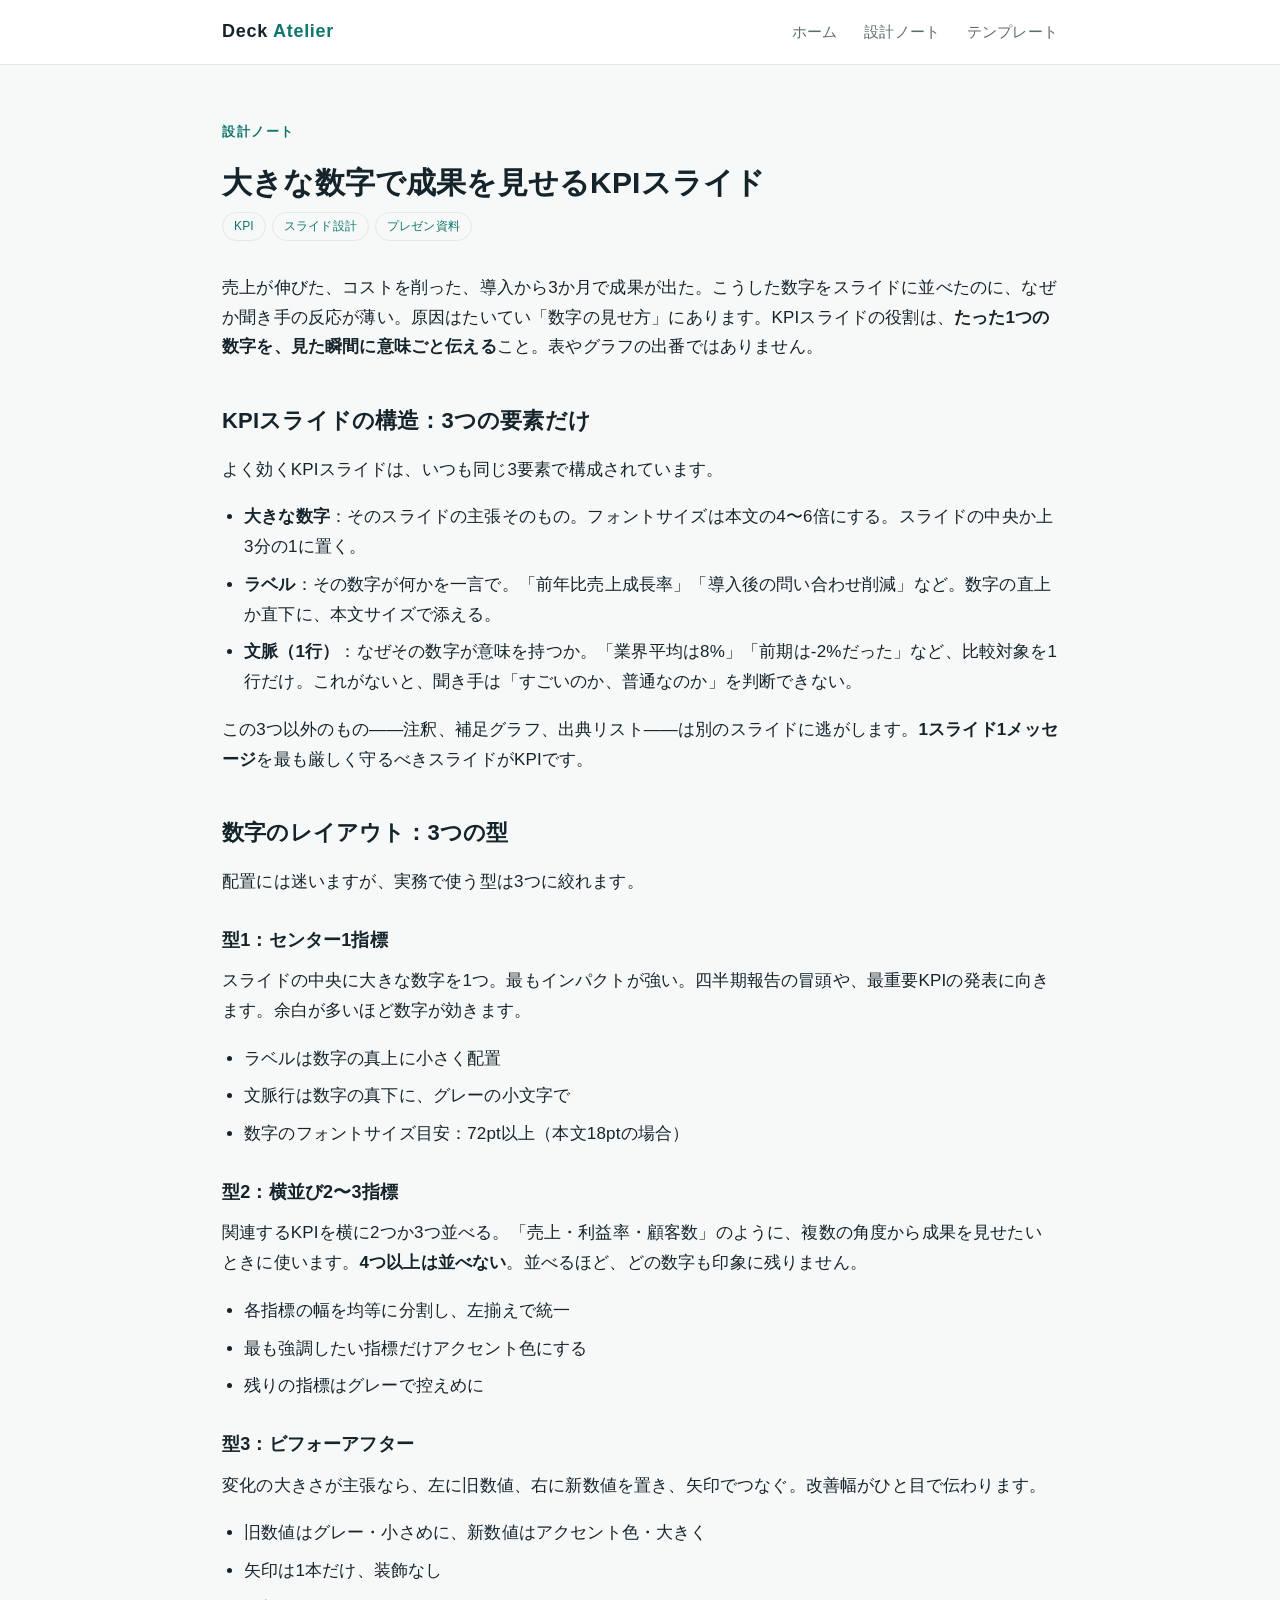
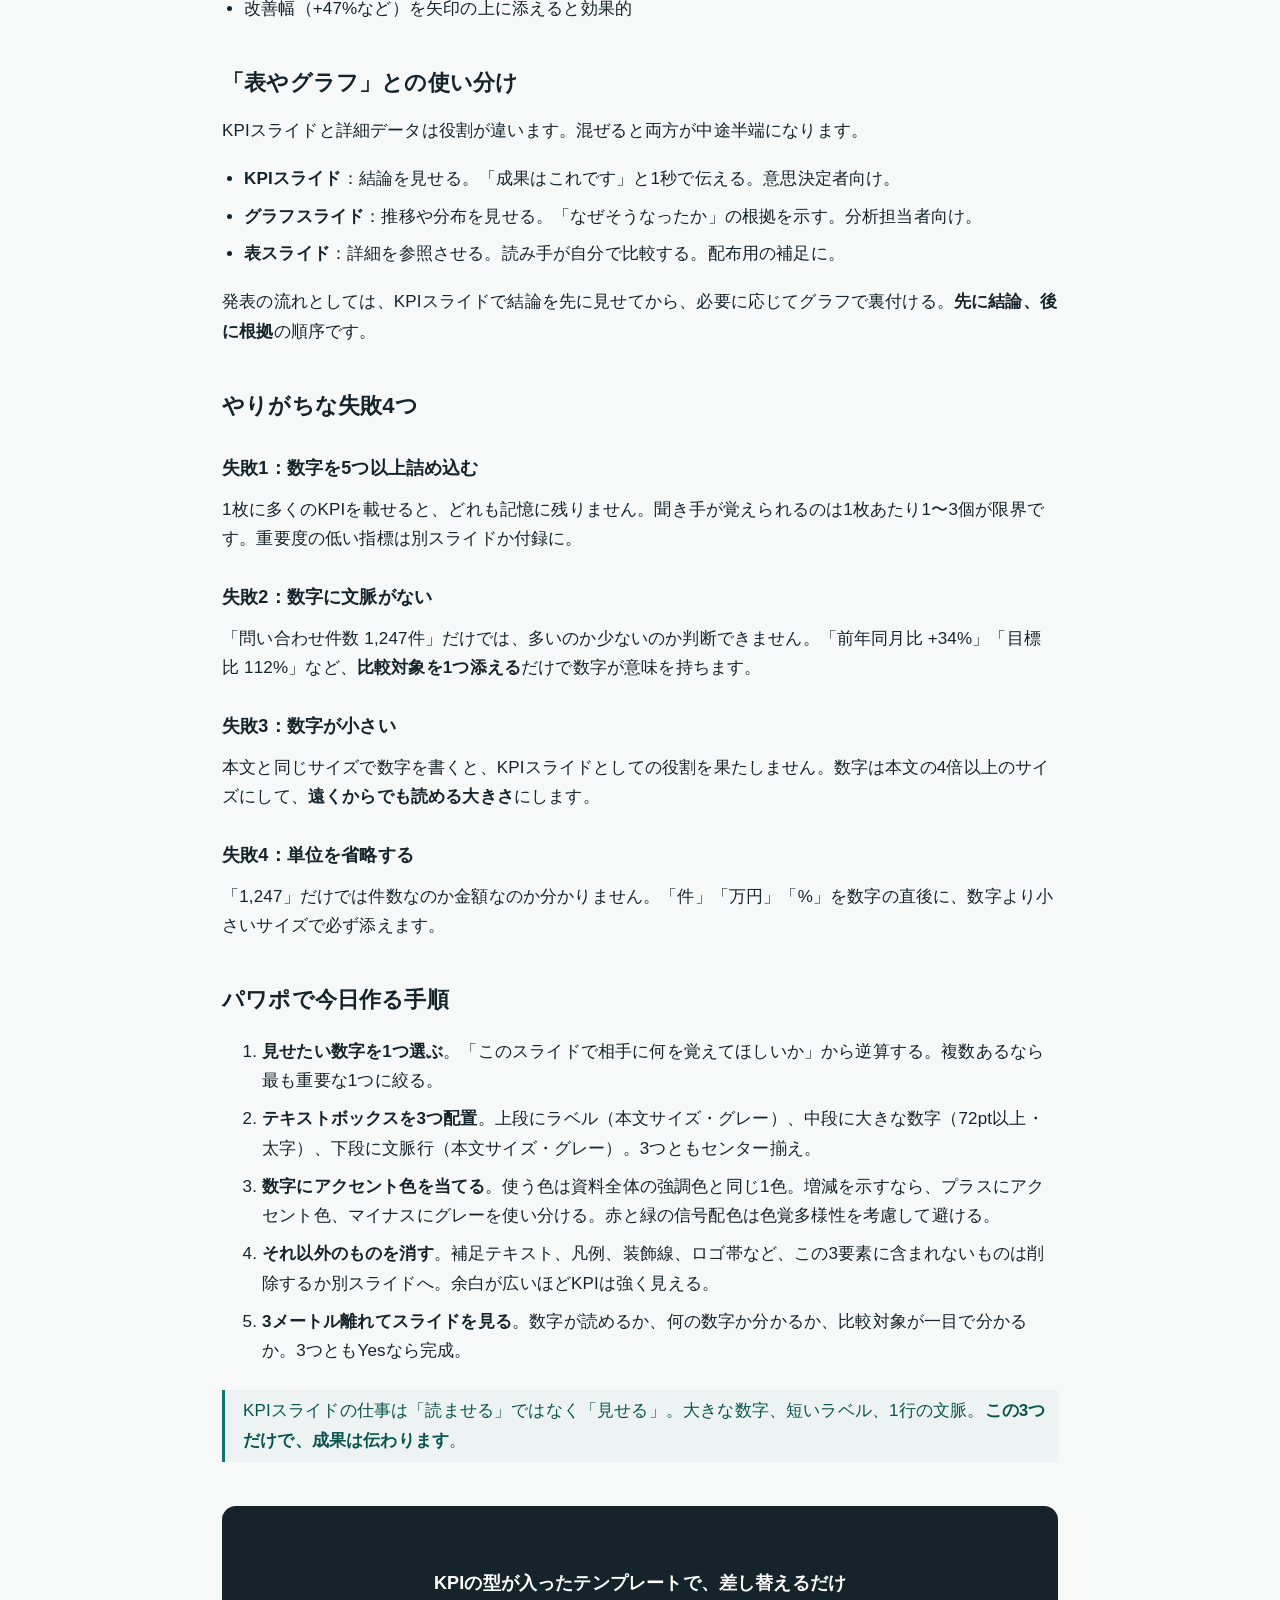
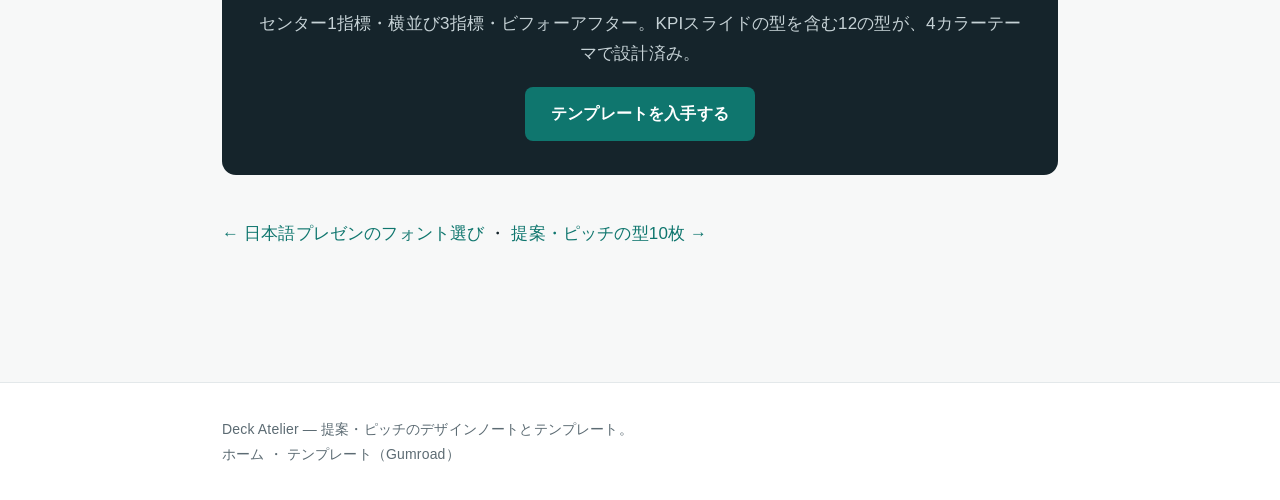
<file: guide/kpi-slide-design.html>
<!doctype html>
<html lang="ja">
<head>
<meta charset="utf-8">
<meta name="viewport" content="width=device-width,initial-scale=1">
<title>大きな数字で成果を見せるKPIスライド — 見せ方と作り方 ｜ Deck Atelier</title>
<meta name="description" content="KPIスライドは数字を並べるだけでは伝わりません。大きな数字・ラベル・文脈の3要素で成果を一目で見せるレイアウトの型と、パワポで今日から使える作成手順を解説します。">
<link rel="canonical" href="https://imeiden0814-sys.github.io/deck-atelier/guide/kpi-slide-design.html">
<link rel="stylesheet" href="../style.css">
<script type="application/ld+json">
{"@context":"https://schema.org","@type":"Article","headline":"大きな数字で成果を見せるKPIスライド","description":"KPIスライドの見せ方と作り方。大きな数字・ラベル・文脈の3要素で成果を一目で伝えるレイアウトの型と手順。","author":{"@type":"Organization","name":"Deck Atelier"},"publisher":{"@type":"Organization","name":"Deck Atelier"},"inLanguage":"ja"}
</script>
</head>
<body>
<header class="site"><div class="wrap">
  <div class="brand"><a href="../" style="color:inherit;text-decoration:none">Deck <span>Atelier</span></a></div>
  <nav class="top">
    <a href="../">ホーム</a>
    <a href="./slide-design-principles.html">設計ノート</a>
    <a href="https://imeiden.gumroad.com/l/premium-ai-deck/LAUNCH">テンプレート</a>
  </nav>
</div></header>

<main class="wrap">
<article class="post">
  <p class="kicker">設計ノート</p>
  <h1>大きな数字で成果を見せるKPIスライド</h1>
  <p class="meta"><span class="tag">KPI</span><span class="tag">スライド設計</span><span class="tag">プレゼン資料</span></p>

  <p>売上が伸びた、コストを削った、導入から3か月で成果が出た。こうした数字をスライドに並べたのに、なぜか聞き手の反応が薄い。原因はたいてい「数字の見せ方」にあります。KPIスライドの役割は、<strong>たった1つの数字を、見た瞬間に意味ごと伝える</strong>こと。表やグラフの出番ではありません。</p>

  <h2>KPIスライドの構造：3つの要素だけ</h2>
  <p>よく効くKPIスライドは、いつも同じ3要素で構成されています。</p>
  <ul>
    <li><strong>大きな数字</strong>：そのスライドの主張そのもの。フォントサイズは本文の4〜6倍にする。スライドの中央か上3分の1に置く。</li>
    <li><strong>ラベル</strong>：その数字が何かを一言で。「前年比売上成長率」「導入後の問い合わせ削減」など。数字の直上か直下に、本文サイズで添える。</li>
    <li><strong>文脈（1行）</strong>：なぜその数字が意味を持つか。「業界平均は8%」「前期は-2%だった」など、比較対象を1行だけ。これがないと、聞き手は「すごいのか、普通なのか」を判断できない。</li>
  </ul>
  <p>この3つ以外のもの――注釈、補足グラフ、出典リスト――は別のスライドに逃がします。<strong>1スライド1メッセージ</strong>を最も厳しく守るべきスライドがKPIです。</p>

  <h2>数字のレイアウト：3つの型</h2>
  <p>配置には迷いますが、実務で使う型は3つに絞れます。</p>
  <h3>型1：センター1指標</h3>
  <p>スライドの中央に大きな数字を1つ。最もインパクトが強い。四半期報告の冒頭や、最重要KPIの発表に向きます。余白が多いほど数字が効きます。</p>
  <ul>
    <li>ラベルは数字の真上に小さく配置</li>
    <li>文脈行は数字の真下に、グレーの小文字で</li>
    <li>数字のフォントサイズ目安：72pt以上（本文18ptの場合）</li>
  </ul>
  <h3>型2：横並び2〜3指標</h3>
  <p>関連するKPIを横に2つか3つ並べる。「売上・利益率・顧客数」のように、複数の角度から成果を見せたいときに使います。<strong>4つ以上は並べない</strong>。並べるほど、どの数字も印象に残りません。</p>
  <ul>
    <li>各指標の幅を均等に分割し、左揃えで統一</li>
    <li>最も強調したい指標だけアクセント色にする</li>
    <li>残りの指標はグレーで控えめに</li>
  </ul>
  <h3>型3：ビフォーアフター</h3>
  <p>変化の大きさが主張なら、左に旧数値、右に新数値を置き、矢印でつなぐ。改善幅がひと目で伝わります。</p>
  <ul>
    <li>旧数値はグレー・小さめに、新数値はアクセント色・大きく</li>
    <li>矢印は1本だけ、装飾なし</li>
    <li>改善幅（+47%など）を矢印の上に添えると効果的</li>
  </ul>

  <h2>「表やグラフ」との使い分け</h2>
  <p>KPIスライドと詳細データは役割が違います。混ぜると両方が中途半端になります。</p>
  <ul>
    <li><strong>KPIスライド</strong>：結論を見せる。「成果はこれです」と1秒で伝える。意思決定者向け。</li>
    <li><strong>グラフスライド</strong>：推移や分布を見せる。「なぜそうなったか」の根拠を示す。分析担当者向け。</li>
    <li><strong>表スライド</strong>：詳細を参照させる。読み手が自分で比較する。配布用の補足に。</li>
  </ul>
  <p>発表の流れとしては、KPIスライドで結論を先に見せてから、必要に応じてグラフで裏付ける。<strong>先に結論、後に根拠</strong>の順序です。</p>

  <h2>やりがちな失敗4つ</h2>
  <h3>失敗1：数字を5つ以上詰め込む</h3>
  <p>1枚に多くのKPIを載せると、どれも記憶に残りません。聞き手が覚えられるのは1枚あたり1〜3個が限界です。重要度の低い指標は別スライドか付録に。</p>
  <h3>失敗2：数字に文脈がない</h3>
  <p>「問い合わせ件数 1,247件」だけでは、多いのか少ないのか判断できません。「前年同月比 +34%」「目標比 112%」など、<strong>比較対象を1つ添える</strong>だけで数字が意味を持ちます。</p>
  <h3>失敗3：数字が小さい</h3>
  <p>本文と同じサイズで数字を書くと、KPIスライドとしての役割を果たしません。数字は本文の4倍以上のサイズにして、<strong>遠くからでも読める大きさ</strong>にします。</p>
  <h3>失敗4：単位を省略する</h3>
  <p>「1,247」だけでは件数なのか金額なのか分かりません。「件」「万円」「%」を数字の直後に、数字より小さいサイズで必ず添えます。</p>

  <h2>パワポで今日作る手順</h2>
  <ol>
    <li><strong>見せたい数字を1つ選ぶ</strong>。「このスライドで相手に何を覚えてほしいか」から逆算する。複数あるなら最も重要な1つに絞る。</li>
    <li><strong>テキストボックスを3つ配置</strong>。上段にラベル（本文サイズ・グレー）、中段に大きな数字（72pt以上・太字）、下段に文脈行（本文サイズ・グレー）。3つともセンター揃え。</li>
    <li><strong>数字にアクセント色を当てる</strong>。使う色は資料全体の強調色と同じ1色。増減を示すなら、プラスにアクセント色、マイナスにグレーを使い分ける。赤と緑の信号配色は色覚多様性を考慮して避ける。</li>
    <li><strong>それ以外のものを消す</strong>。補足テキスト、凡例、装飾線、ロゴ帯など、この3要素に含まれないものは削除するか別スライドへ。余白が広いほどKPIは強く見える。</li>
    <li><strong>3メートル離れてスライドを見る</strong>。数字が読めるか、何の数字か分かるか、比較対象が一目で分かるか。3つともYesなら完成。</li>
  </ol>

  <blockquote>KPIスライドの仕事は「読ませる」ではなく「見せる」。大きな数字、短いラベル、1行の文脈。<strong>この3つだけで、成果は伝わります</strong>。</blockquote>

  <div class="cta-band">
    <h3>KPIの型が入ったテンプレートで、差し替えるだけ</h3>
    <p>センター1指標・横並び3指標・ビフォーアフター。KPIスライドの型を含む12の型が、4カラーテーマで設計済み。</p>
    <a class="btn" href="https://imeiden.gumroad.com/l/premium-ai-deck/LAUNCH" style="background:#0f766e">テンプレートを入手する</a>
  </div>

  <p><a href="./presentation-font-japanese.html">← 日本語プレゼンのフォント選び</a> ・ <a href="./pitch-deck-structure.html">提案・ピッチの型10枚 →</a></p>
</article>
</main>

<footer class="site"><div class="wrap">
  Deck Atelier — 提案・ピッチのデザインノートとテンプレート。<br>
  <a href="../">ホーム</a> ・ <a href="https://imeiden.gumroad.com/l/premium-ai-deck/LAUNCH">テンプレート（Gumroad）</a>
</div></footer>
</body>
</html>
</file>
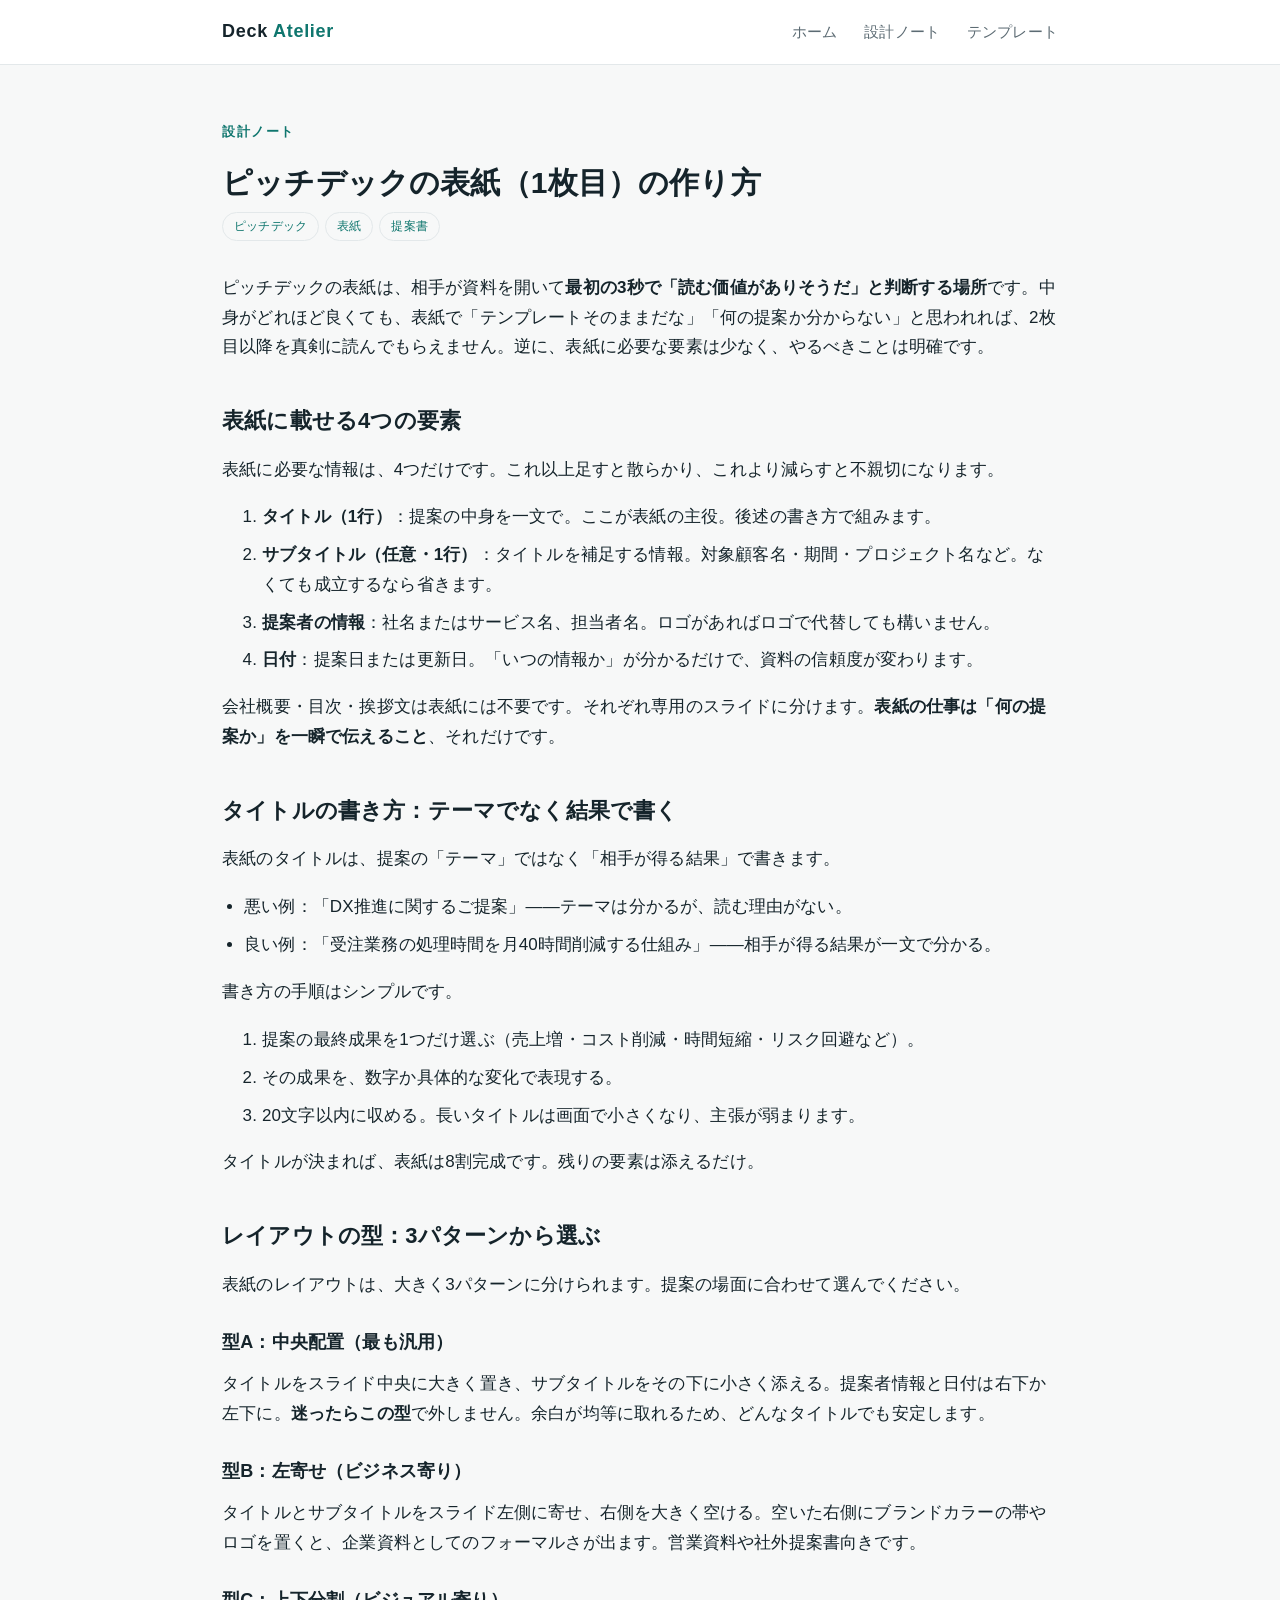
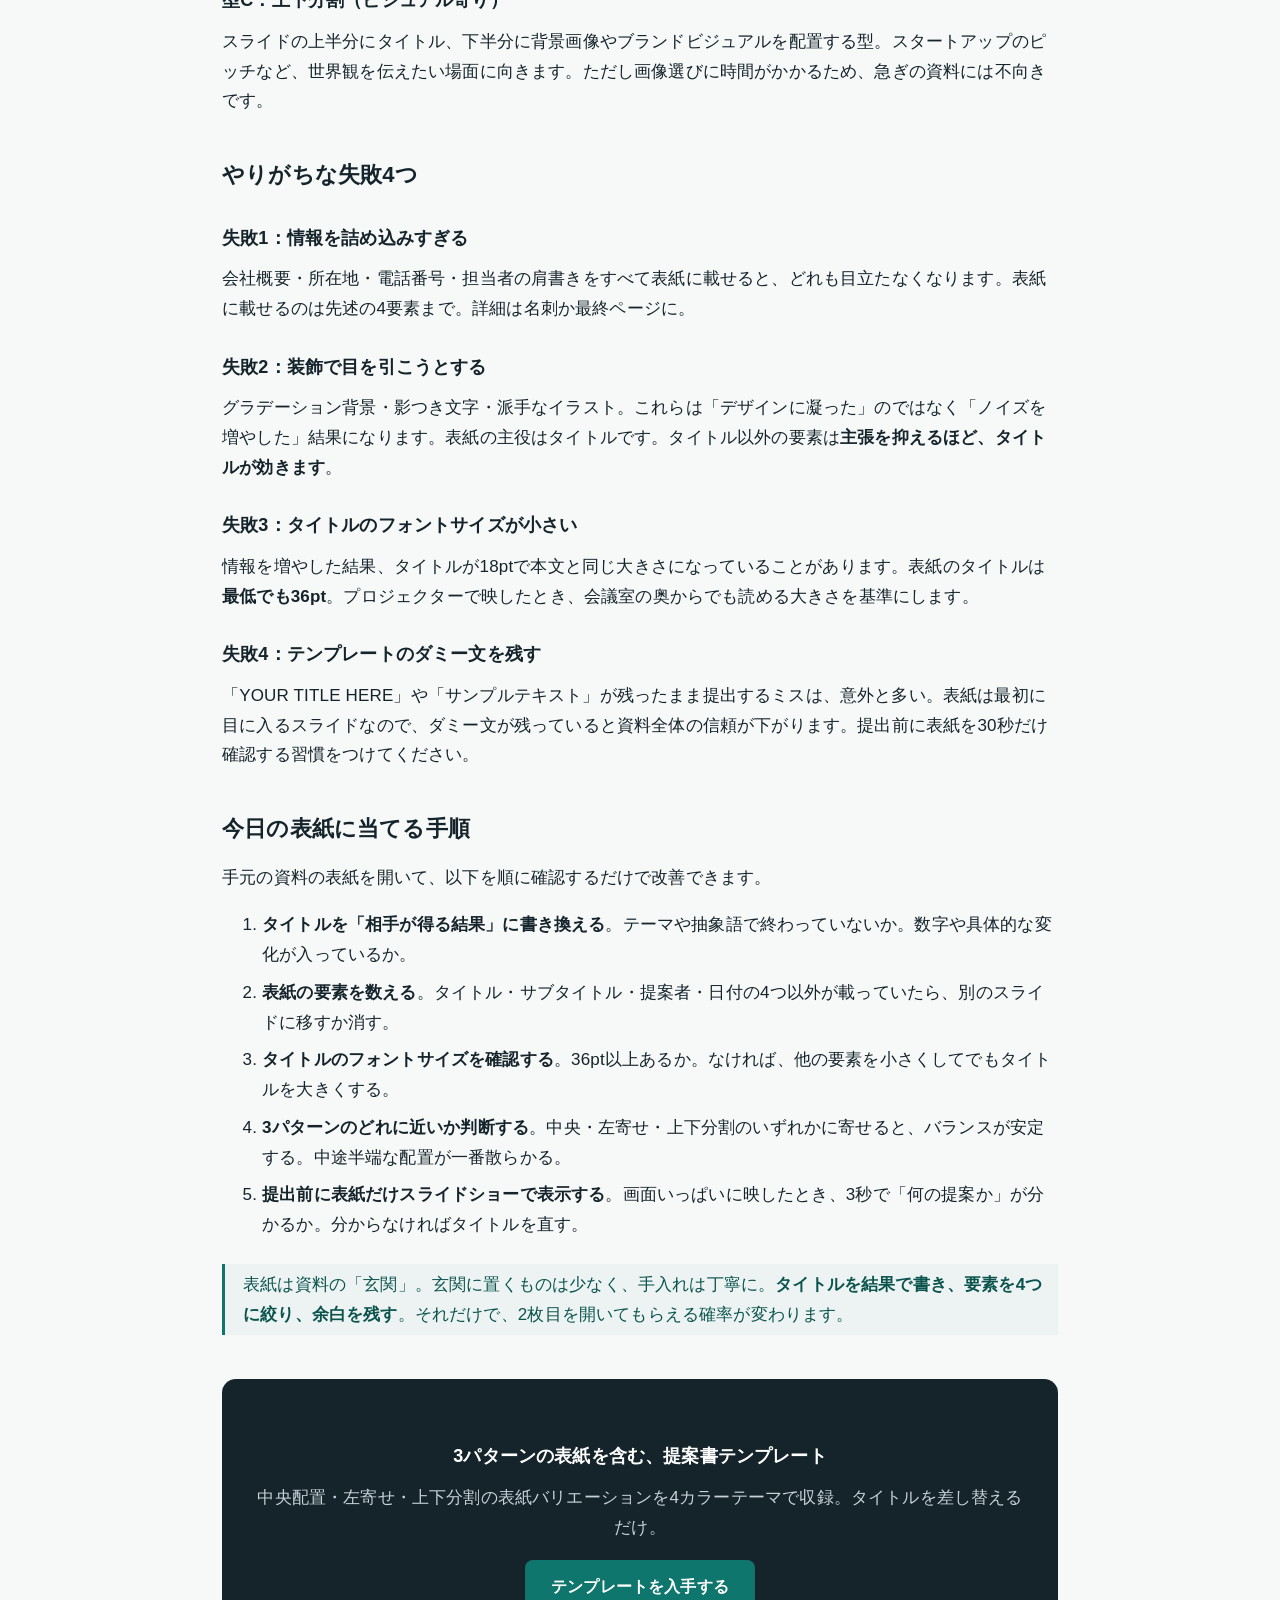
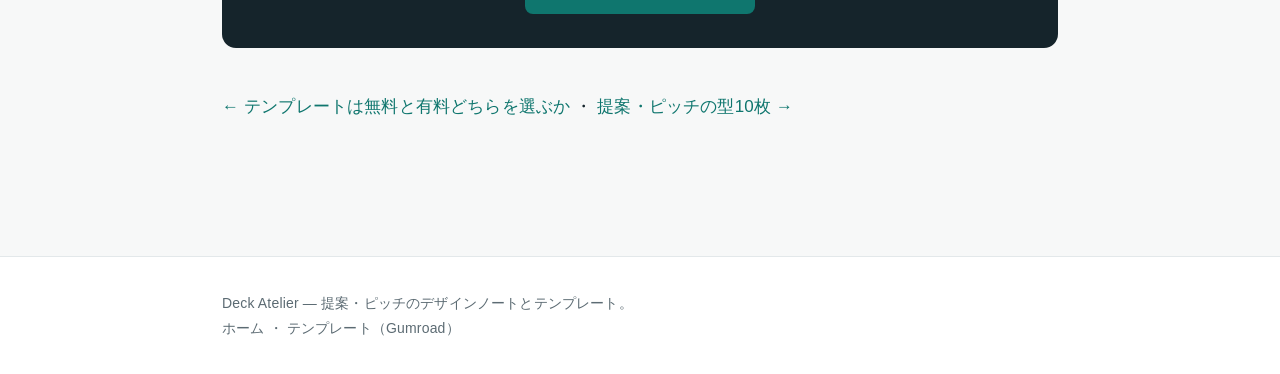
<file: guide/pitch-deck-cover.html>
<!doctype html>
<html lang="ja">
<head>
<meta charset="utf-8">
<meta name="viewport" content="width=device-width,initial-scale=1">
<title>ピッチデックの表紙（1枚目）の作り方 — 最初の3秒で伝える ｜ Deck Atelier</title>
<meta name="description" content="ピッチデックの表紙は、相手が資料を開いて最初の3秒で「読む価値がありそうだ」と判断する場所。タイトルの書き方・載せる情報・レイアウトの型・やりがちな失敗を、そのまま使える手順で解説します。">
<link rel="canonical" href="https://imeiden0814-sys.github.io/deck-atelier/guide/pitch-deck-cover.html">
<link rel="stylesheet" href="../style.css">
<script type="application/ld+json">
{"@context":"https://schema.org","@type":"Article","headline":"ピッチデックの表紙（1枚目）の作り方","description":"ピッチデックの表紙で相手の第一印象を決める。タイトル・情報・レイアウトの具体手順。","author":{"@type":"Organization","name":"Deck Atelier"},"publisher":{"@type":"Organization","name":"Deck Atelier"},"inLanguage":"ja"}
</script>
</head>
<body>
<header class="site"><div class="wrap">
  <div class="brand"><a href="../" style="color:inherit;text-decoration:none">Deck <span>Atelier</span></a></div>
  <nav class="top">
    <a href="../">ホーム</a>
    <a href="./slide-design-principles.html">設計ノート</a>
    <a href="https://imeiden.gumroad.com/l/premium-ai-deck/LAUNCH">テンプレート</a>
  </nav>
</div></header>

<main class="wrap">
<article class="post">
  <p class="kicker">設計ノート</p>
  <h1>ピッチデックの表紙（1枚目）の作り方</h1>
  <p class="meta"><span class="tag">ピッチデック</span><span class="tag">表紙</span><span class="tag">提案書</span></p>

  <p>ピッチデックの表紙は、相手が資料を開いて<strong>最初の3秒で「読む価値がありそうだ」と判断する場所</strong>です。中身がどれほど良くても、表紙で「テンプレートそのままだな」「何の提案か分からない」と思われれば、2枚目以降を真剣に読んでもらえません。逆に、表紙に必要な要素は少なく、やるべきことは明確です。</p>

  <h2>表紙に載せる4つの要素</h2>
  <p>表紙に必要な情報は、4つだけです。これ以上足すと散らかり、これより減らすと不親切になります。</p>
  <ol>
    <li><strong>タイトル（1行）</strong>：提案の中身を一文で。ここが表紙の主役。後述の書き方で組みます。</li>
    <li><strong>サブタイトル（任意・1行）</strong>：タイトルを補足する情報。対象顧客名・期間・プロジェクト名など。なくても成立するなら省きます。</li>
    <li><strong>提案者の情報</strong>：社名またはサービス名、担当者名。ロゴがあればロゴで代替しても構いません。</li>
    <li><strong>日付</strong>：提案日または更新日。「いつの情報か」が分かるだけで、資料の信頼度が変わります。</li>
  </ol>
  <p>会社概要・目次・挨拶文は表紙には不要です。それぞれ専用のスライドに分けます。<strong>表紙の仕事は「何の提案か」を一瞬で伝えること</strong>、それだけです。</p>

  <h2>タイトルの書き方：テーマでなく結果で書く</h2>
  <p>表紙のタイトルは、提案の「テーマ」ではなく「相手が得る結果」で書きます。</p>
  <ul>
    <li>悪い例：「DX推進に関するご提案」——テーマは分かるが、読む理由がない。</li>
    <li>良い例：「受注業務の処理時間を月40時間削減する仕組み」——相手が得る結果が一文で分かる。</li>
  </ul>
  <p>書き方の手順はシンプルです。</p>
  <ol>
    <li>提案の最終成果を1つだけ選ぶ（売上増・コスト削減・時間短縮・リスク回避など）。</li>
    <li>その成果を、数字か具体的な変化で表現する。</li>
    <li>20文字以内に収める。長いタイトルは画面で小さくなり、主張が弱まります。</li>
  </ol>
  <p>タイトルが決まれば、表紙は8割完成です。残りの要素は添えるだけ。</p>

  <h2>レイアウトの型：3パターンから選ぶ</h2>
  <p>表紙のレイアウトは、大きく3パターンに分けられます。提案の場面に合わせて選んでください。</p>
  <h3>型A：中央配置（最も汎用）</h3>
  <p>タイトルをスライド中央に大きく置き、サブタイトルをその下に小さく添える。提案者情報と日付は右下か左下に。<strong>迷ったらこの型</strong>で外しません。余白が均等に取れるため、どんなタイトルでも安定します。</p>
  <h3>型B：左寄せ（ビジネス寄り）</h3>
  <p>タイトルとサブタイトルをスライド左側に寄せ、右側を大きく空ける。空いた右側にブランドカラーの帯やロゴを置くと、企業資料としてのフォーマルさが出ます。営業資料や社外提案書向きです。</p>
  <h3>型C：上下分割（ビジュアル寄り）</h3>
  <p>スライドの上半分にタイトル、下半分に背景画像やブランドビジュアルを配置する型。スタートアップのピッチなど、世界観を伝えたい場面に向きます。ただし画像選びに時間がかかるため、急ぎの資料には不向きです。</p>

  <h2>やりがちな失敗4つ</h2>
  <h3>失敗1：情報を詰め込みすぎる</h3>
  <p>会社概要・所在地・電話番号・担当者の肩書きをすべて表紙に載せると、どれも目立たなくなります。表紙に載せるのは先述の4要素まで。詳細は名刺か最終ページに。</p>
  <h3>失敗2：装飾で目を引こうとする</h3>
  <p>グラデーション背景・影つき文字・派手なイラスト。これらは「デザインに凝った」のではなく「ノイズを増やした」結果になります。表紙の主役はタイトルです。タイトル以外の要素は<strong>主張を抑えるほど、タイトルが効きます</strong>。</p>
  <h3>失敗3：タイトルのフォントサイズが小さい</h3>
  <p>情報を増やした結果、タイトルが18ptで本文と同じ大きさになっていることがあります。表紙のタイトルは<strong>最低でも36pt</strong>。プロジェクターで映したとき、会議室の奥からでも読める大きさを基準にします。</p>
  <h3>失敗4：テンプレートのダミー文を残す</h3>
  <p>「YOUR TITLE HERE」や「サンプルテキスト」が残ったまま提出するミスは、意外と多い。表紙は最初に目に入るスライドなので、ダミー文が残っていると資料全体の信頼が下がります。提出前に表紙を30秒だけ確認する習慣をつけてください。</p>

  <h2>今日の表紙に当てる手順</h2>
  <p>手元の資料の表紙を開いて、以下を順に確認するだけで改善できます。</p>
  <ol>
    <li><strong>タイトルを「相手が得る結果」に書き換える</strong>。テーマや抽象語で終わっていないか。数字や具体的な変化が入っているか。</li>
    <li><strong>表紙の要素を数える</strong>。タイトル・サブタイトル・提案者・日付の4つ以外が載っていたら、別のスライドに移すか消す。</li>
    <li><strong>タイトルのフォントサイズを確認する</strong>。36pt以上あるか。なければ、他の要素を小さくしてでもタイトルを大きくする。</li>
    <li><strong>3パターンのどれに近いか判断する</strong>。中央・左寄せ・上下分割のいずれかに寄せると、バランスが安定する。中途半端な配置が一番散らかる。</li>
    <li><strong>提出前に表紙だけスライドショーで表示する</strong>。画面いっぱいに映したとき、3秒で「何の提案か」が分かるか。分からなければタイトルを直す。</li>
  </ol>

  <blockquote>表紙は資料の「玄関」。玄関に置くものは少なく、手入れは丁寧に。<strong>タイトルを結果で書き、要素を4つに絞り、余白を残す</strong>。それだけで、2枚目を開いてもらえる確率が変わります。</blockquote>

  <div class="cta-band">
    <h3>3パターンの表紙を含む、提案書テンプレート</h3>
    <p>中央配置・左寄せ・上下分割の表紙バリエーションを4カラーテーマで収録。タイトルを差し替えるだけ。</p>
    <a class="btn" href="https://imeiden.gumroad.com/l/premium-ai-deck/LAUNCH" style="background:#0f766e">テンプレートを入手する</a>
  </div>

  <p><a href="./proposal-template-free-vs-paid.html">← テンプレートは無料と有料どちらを選ぶか</a> ・ <a href="./pitch-deck-structure.html">提案・ピッチの型10枚 →</a></p>
</article>
</main>

<footer class="site"><div class="wrap">
  Deck Atelier — 提案・ピッチのデザインノートとテンプレート。<br>
  <a href="../">ホーム</a> ・ <a href="https://imeiden.gumroad.com/l/premium-ai-deck/LAUNCH">テンプレート（Gumroad）</a>
</div></footer>
</body>
</html>
</file>
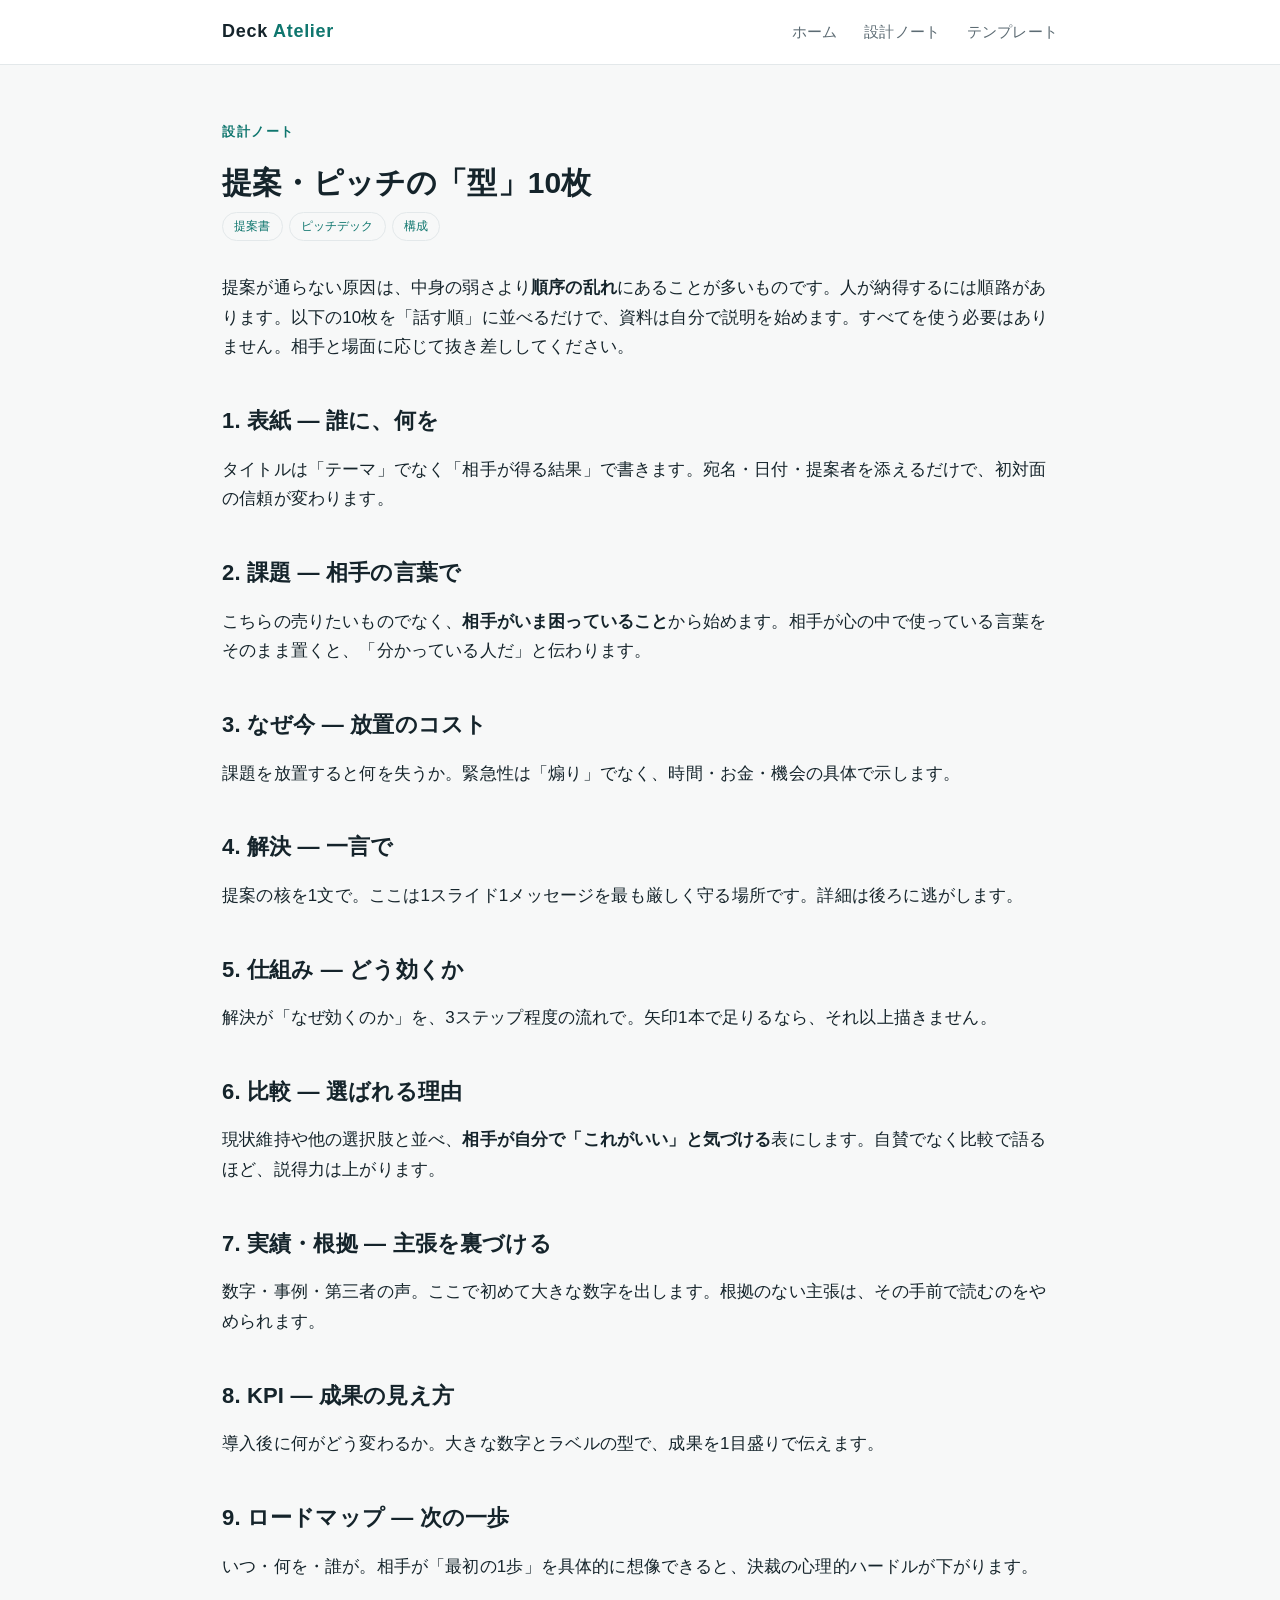
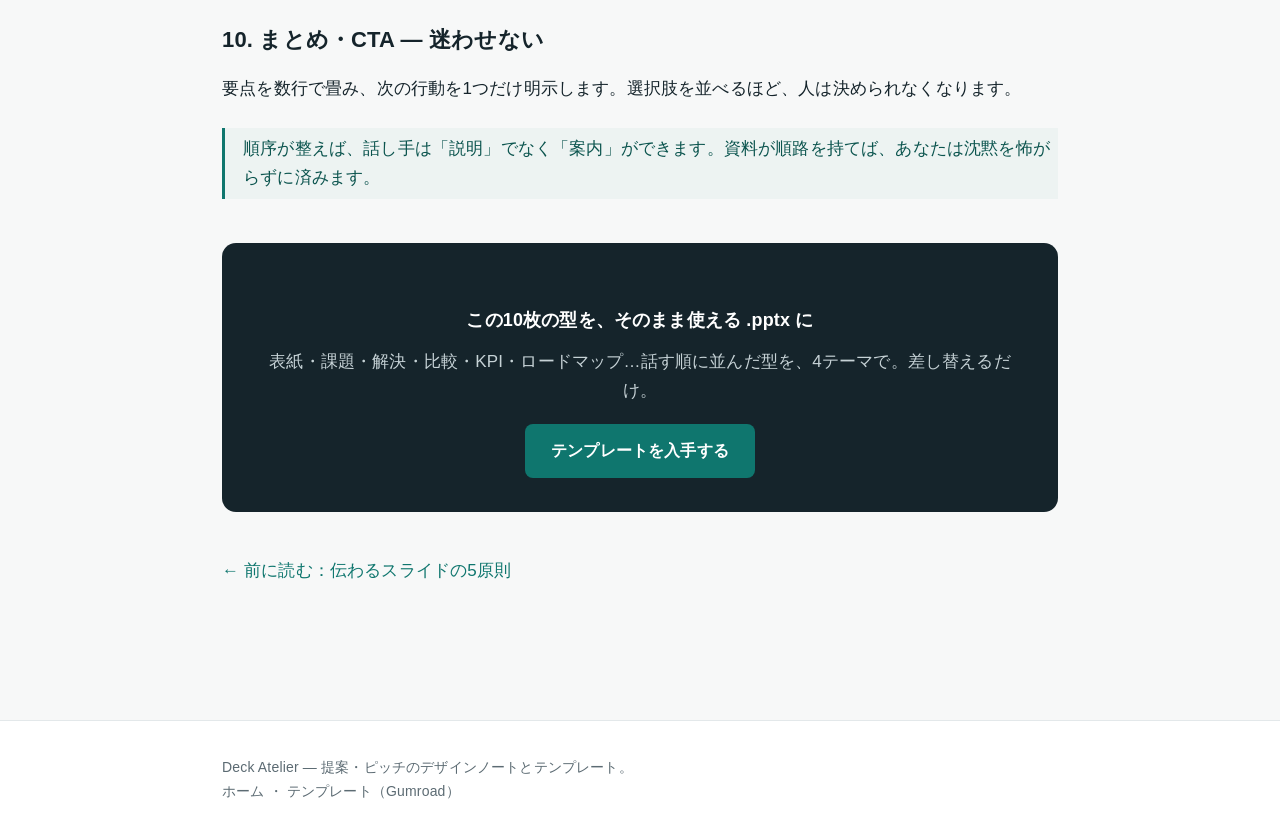
<file: guide/pitch-deck-structure.html>
<!doctype html>
<html lang="ja">
<head>
<meta charset="utf-8">
<meta name="viewport" content="width=device-width,initial-scale=1">
<title>提案・ピッチの「型」10枚 — 話す順に並べる ｜ Deck Atelier</title>
<meta name="description" content="提案書やピッチデックが通らないのは中身でなく順序のことが多い。表紙・課題・解決・比較・KPI・ロードマップなど、話す順に並べるだけで伝わる10枚の型を解説。">
<link rel="canonical" href="https://imeiden0814-sys.github.io/deck-atelier/guide/pitch-deck-structure.html">
<link rel="stylesheet" href="../style.css">
</head>
<body>
<header class="site"><div class="wrap">
  <div class="brand"><a href="../" style="color:inherit;text-decoration:none">Deck <span>Atelier</span></a></div>
  <nav class="top">
    <a href="../">ホーム</a>
    <a href="./slide-design-principles.html">設計ノート</a>
    <a href="https://imeiden.gumroad.com/l/premium-ai-deck/LAUNCH">テンプレート</a>
  </nav>
</div></header>

<main class="wrap">
<article class="post">
  <p class="kicker">設計ノート</p>
  <h1>提案・ピッチの「型」10枚</h1>
  <p class="meta"><span class="tag">提案書</span><span class="tag">ピッチデック</span><span class="tag">構成</span></p>

  <p>提案が通らない原因は、中身の弱さより<strong>順序の乱れ</strong>にあることが多いものです。人が納得するには順路があります。以下の10枚を「話す順」に並べるだけで、資料は自分で説明を始めます。すべてを使う必要はありません。相手と場面に応じて抜き差ししてください。</p>

  <h2>1. 表紙 — 誰に、何を</h2>
  <p>タイトルは「テーマ」でなく「相手が得る結果」で書きます。宛名・日付・提案者を添えるだけで、初対面の信頼が変わります。</p>

  <h2>2. 課題 — 相手の言葉で</h2>
  <p>こちらの売りたいものでなく、<strong>相手がいま困っていること</strong>から始めます。相手が心の中で使っている言葉をそのまま置くと、「分かっている人だ」と伝わります。</p>

  <h2>3. なぜ今 — 放置のコスト</h2>
  <p>課題を放置すると何を失うか。緊急性は「煽り」でなく、時間・お金・機会の具体で示します。</p>

  <h2>4. 解決 — 一言で</h2>
  <p>提案の核を1文で。ここは1スライド1メッセージを最も厳しく守る場所です。詳細は後ろに逃がします。</p>

  <h2>5. 仕組み — どう効くか</h2>
  <p>解決が「なぜ効くのか」を、3ステップ程度の流れで。矢印1本で足りるなら、それ以上描きません。</p>

  <h2>6. 比較 — 選ばれる理由</h2>
  <p>現状維持や他の選択肢と並べ、<strong>相手が自分で「これがいい」と気づける</strong>表にします。自賛でなく比較で語るほど、説得力は上がります。</p>

  <h2>7. 実績・根拠 — 主張を裏づける</h2>
  <p>数字・事例・第三者の声。ここで初めて大きな数字を出します。根拠のない主張は、その手前で読むのをやめられます。</p>

  <h2>8. KPI — 成果の見え方</h2>
  <p>導入後に何がどう変わるか。大きな数字とラベルの型で、成果を1目盛りで伝えます。</p>

  <h2>9. ロードマップ — 次の一歩</h2>
  <p>いつ・何を・誰が。相手が「最初の1歩」を具体的に想像できると、決裁の心理的ハードルが下がります。</p>

  <h2>10. まとめ・CTA — 迷わせない</h2>
  <p>要点を数行で畳み、次の行動を1つだけ明示します。選択肢を並べるほど、人は決められなくなります。</p>

  <blockquote>順序が整えば、話し手は「説明」でなく「案内」ができます。資料が順路を持てば、あなたは沈黙を怖がらずに済みます。</blockquote>

  <div class="cta-band">
    <h3>この10枚の型を、そのまま使える .pptx に</h3>
    <p>表紙・課題・解決・比較・KPI・ロードマップ…話す順に並んだ型を、4テーマで。差し替えるだけ。</p>
    <a class="btn" href="https://imeiden.gumroad.com/l/premium-ai-deck/LAUNCH" style="background:#0f766e">テンプレートを入手する</a>
  </div>

  <p><a href="./slide-design-principles.html">← 前に読む：伝わるスライドの5原則</a></p>
</article>
</main>

<footer class="site"><div class="wrap">
  Deck Atelier — 提案・ピッチのデザインノートとテンプレート。<br>
  <a href="../">ホーム</a> ・ <a href="https://imeiden.gumroad.com/l/premium-ai-deck/LAUNCH">テンプレート（Gumroad）</a>
</div></footer>
</body>
</html>
</file>
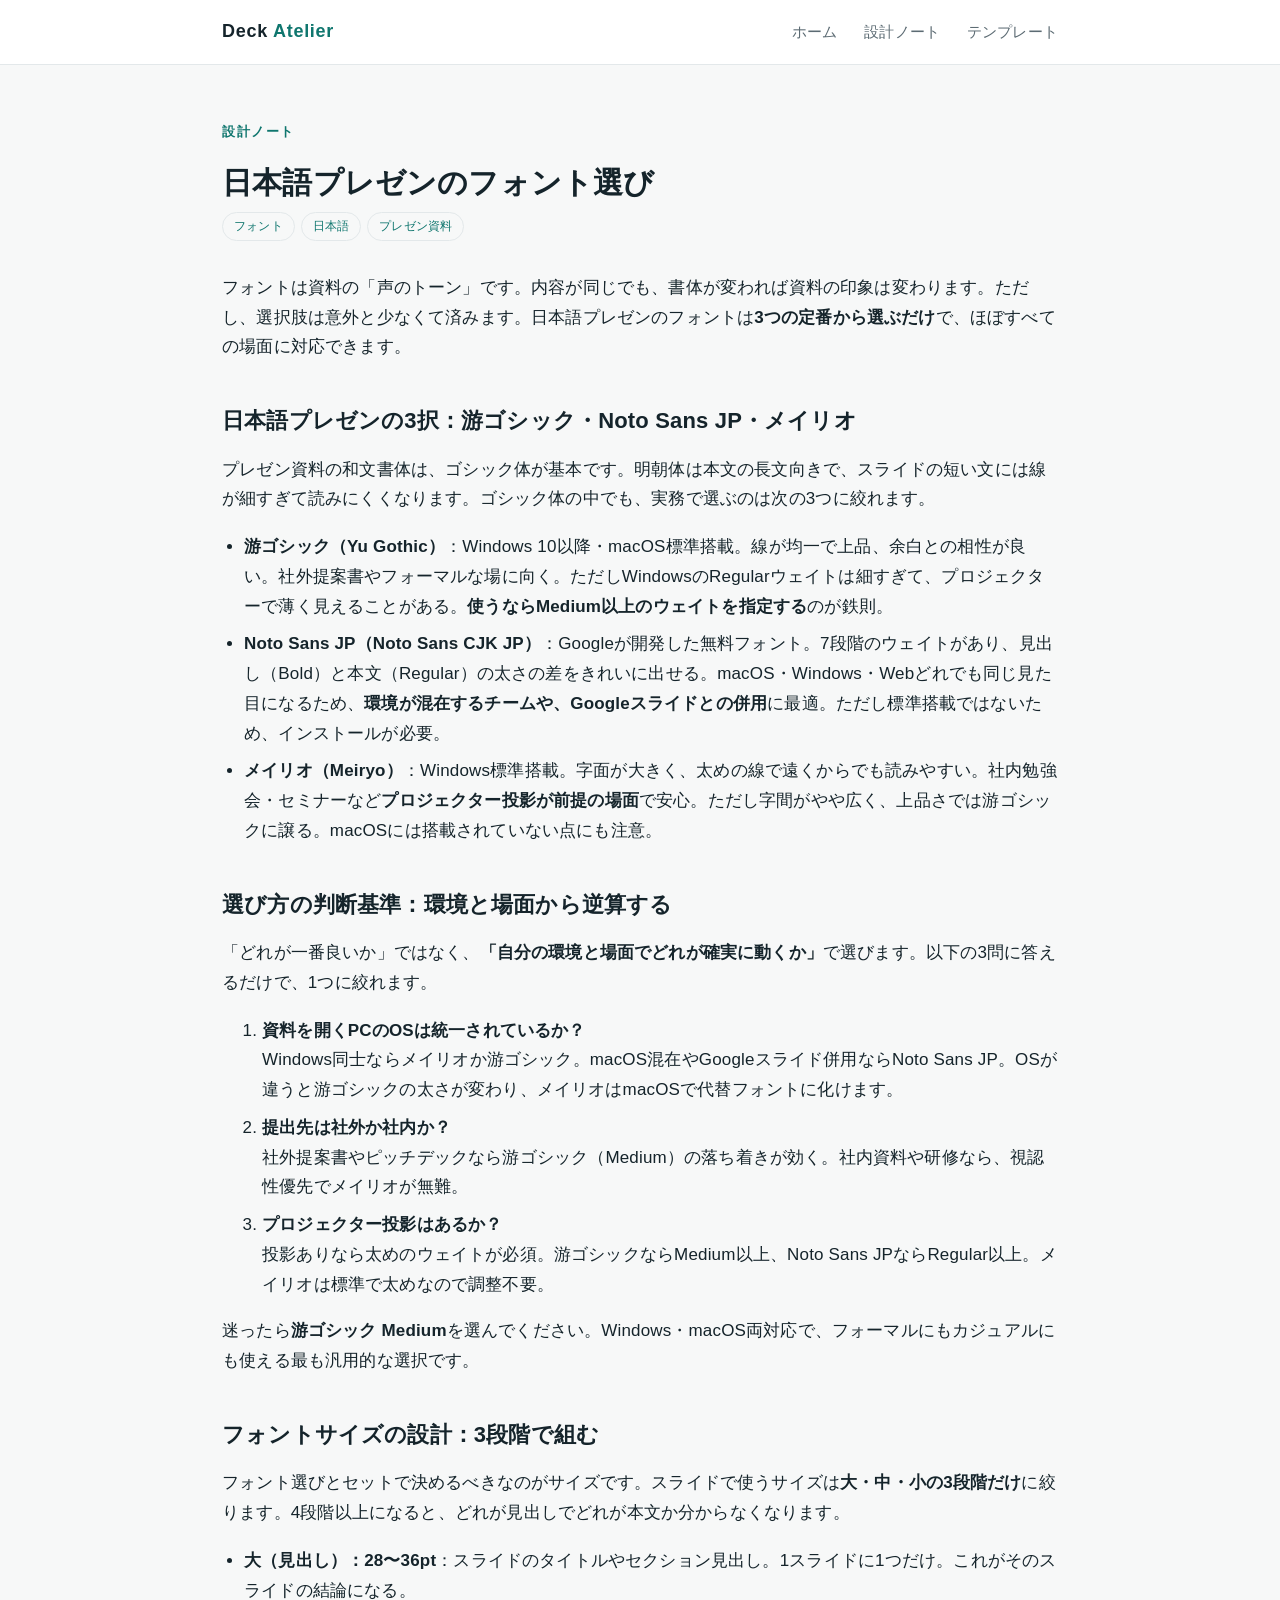
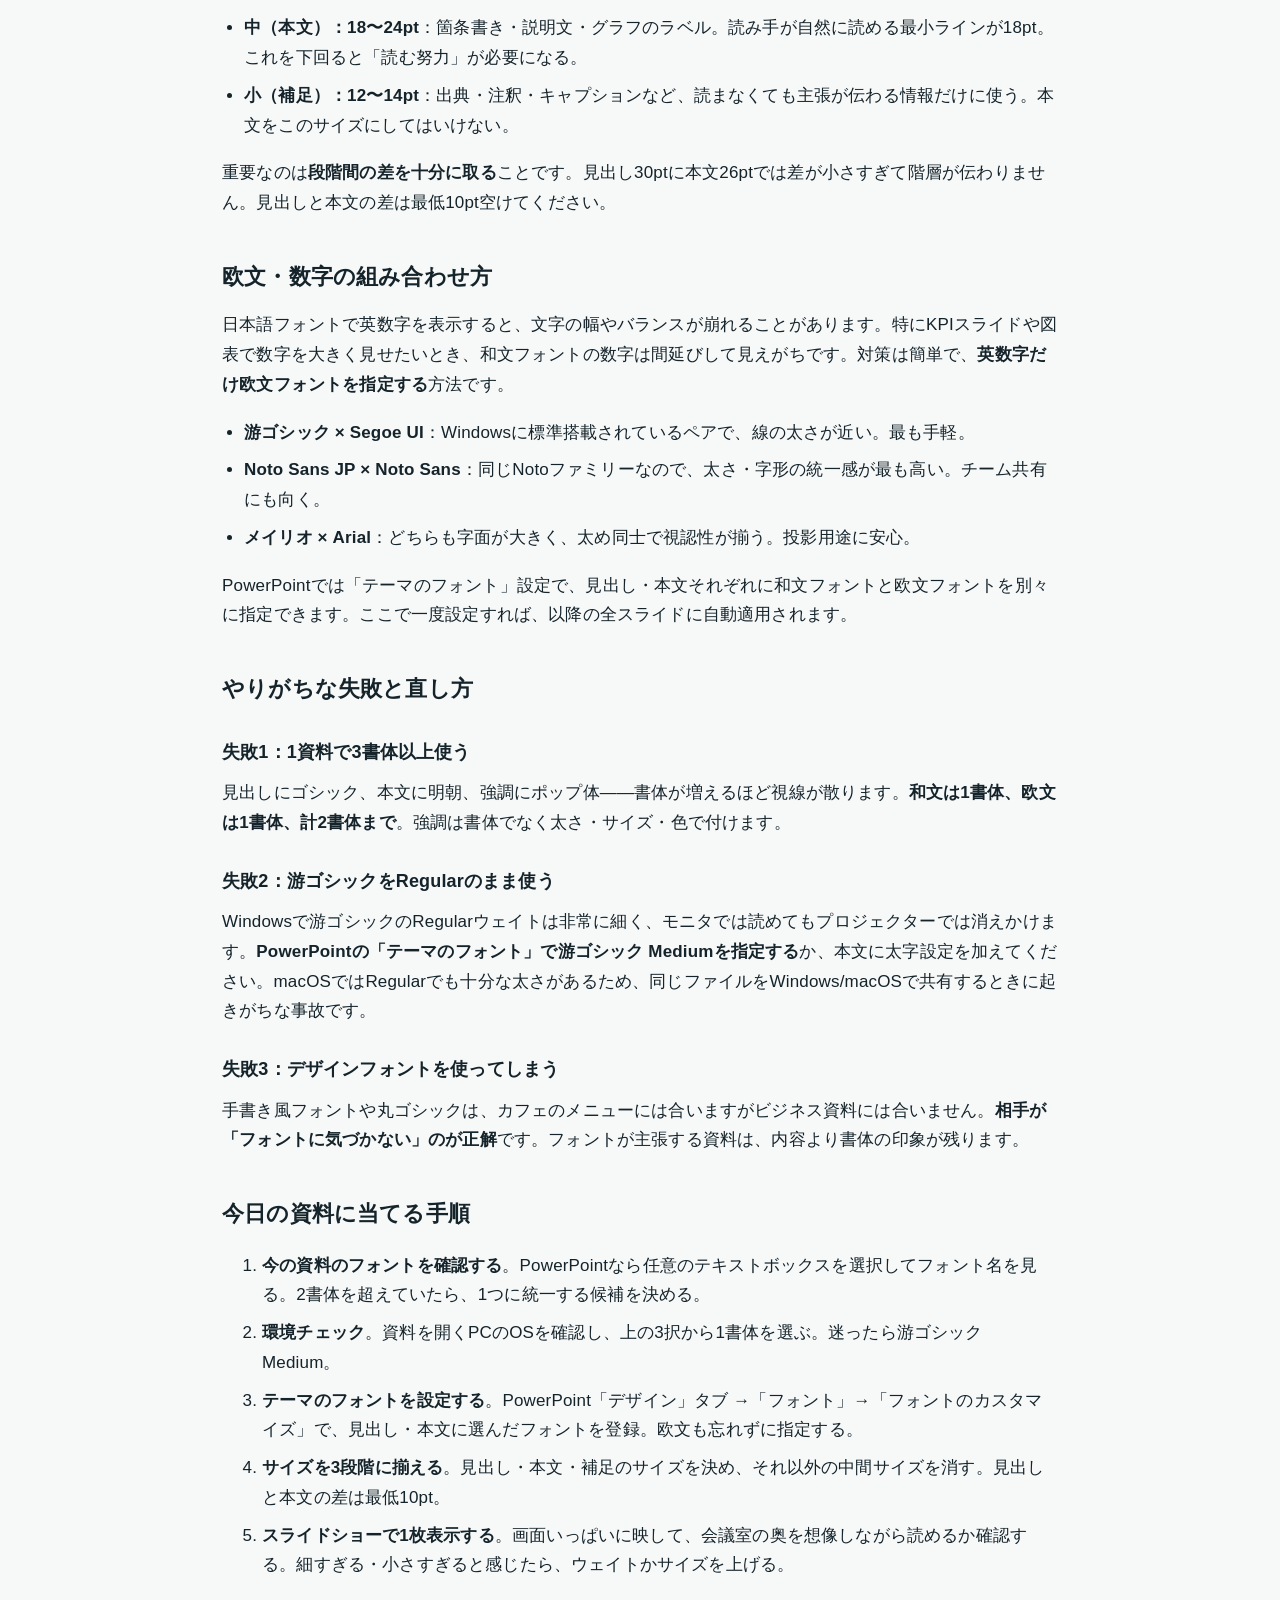
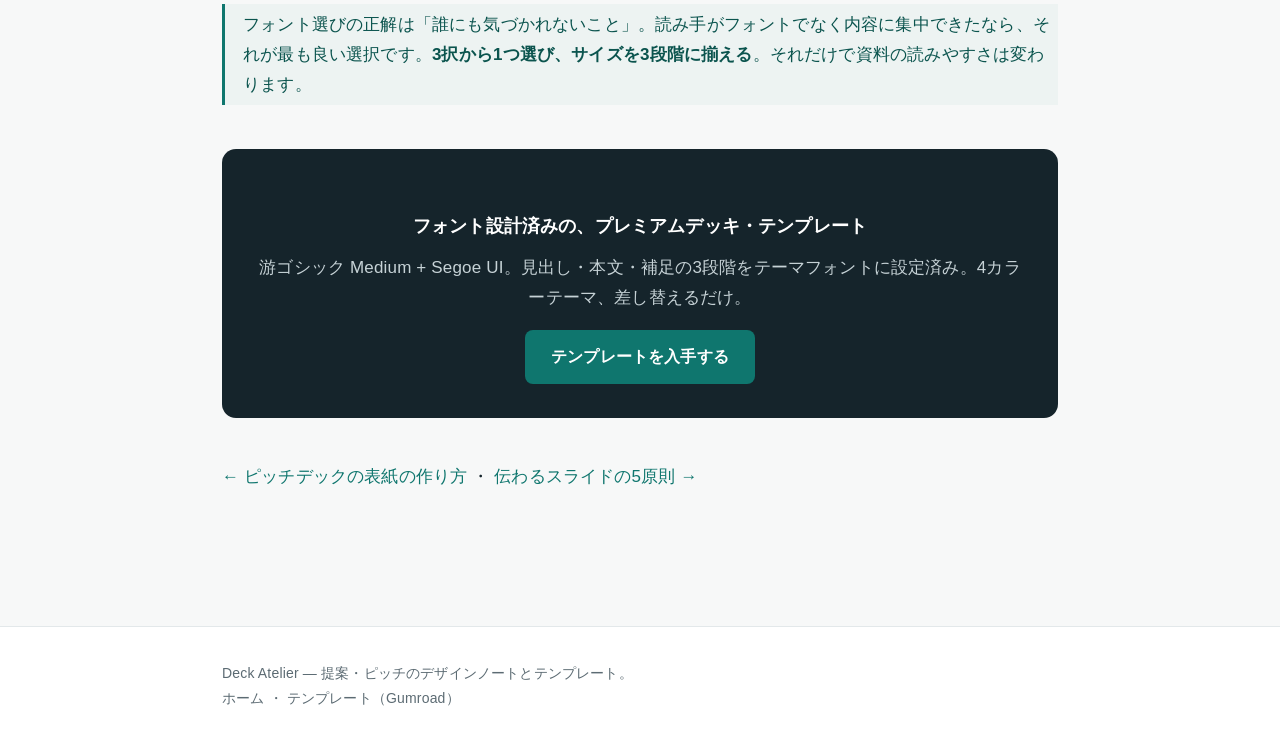
<file: guide/presentation-font-japanese.html>
<!doctype html>
<html lang="ja">
<head>
<meta charset="utf-8">
<meta name="viewport" content="width=device-width,initial-scale=1">
<title>日本語プレゼンのフォント選び — 3書体から選ぶ実践ガイド ｜ Deck Atelier</title>
<meta name="description" content="プレゼン資料の日本語フォントは游ゴシック・Noto Sans JP・メイリオの3択で決まる。環境・用途・相手に合わせた選び方、サイズ設計、欧文との組み合わせ方を、今日の資料にそのまま当てられる手順で解説。">
<link rel="canonical" href="https://imeiden0814-sys.github.io/deck-atelier/guide/presentation-font-japanese.html">
<link rel="stylesheet" href="../style.css">
<script type="application/ld+json">
{"@context":"https://schema.org","@type":"Article","headline":"日本語プレゼンのフォント選び","description":"プレゼン資料の日本語フォント3択と、サイズ設計・欧文組み合わせの実践手順。","author":{"@type":"Organization","name":"Deck Atelier"},"publisher":{"@type":"Organization","name":"Deck Atelier"},"inLanguage":"ja"}
</script>
</head>
<body>
<header class="site"><div class="wrap">
  <div class="brand"><a href="../" style="color:inherit;text-decoration:none">Deck <span>Atelier</span></a></div>
  <nav class="top">
    <a href="../">ホーム</a>
    <a href="./slide-design-principles.html">設計ノート</a>
    <a href="https://imeiden.gumroad.com/l/premium-ai-deck/LAUNCH">テンプレート</a>
  </nav>
</div></header>

<main class="wrap">
<article class="post">
  <p class="kicker">設計ノート</p>
  <h1>日本語プレゼンのフォント選び</h1>
  <p class="meta"><span class="tag">フォント</span><span class="tag">日本語</span><span class="tag">プレゼン資料</span></p>

  <p>フォントは資料の「声のトーン」です。内容が同じでも、書体が変われば資料の印象は変わります。ただし、選択肢は意外と少なくて済みます。日本語プレゼンのフォントは<strong>3つの定番から選ぶだけ</strong>で、ほぼすべての場面に対応できます。</p>

  <h2>日本語プレゼンの3択：游ゴシック・Noto Sans JP・メイリオ</h2>
  <p>プレゼン資料の和文書体は、ゴシック体が基本です。明朝体は本文の長文向きで、スライドの短い文には線が細すぎて読みにくくなります。ゴシック体の中でも、実務で選ぶのは次の3つに絞れます。</p>
  <ul>
    <li><strong>游ゴシック（Yu Gothic）</strong>：Windows 10以降・macOS標準搭載。線が均一で上品、余白との相性が良い。社外提案書やフォーマルな場に向く。ただしWindowsのRegularウェイトは細すぎて、プロジェクターで薄く見えることがある。<strong>使うならMedium以上のウェイトを指定する</strong>のが鉄則。</li>
    <li><strong>Noto Sans JP（Noto Sans CJK JP）</strong>：Googleが開発した無料フォント。7段階のウェイトがあり、見出し（Bold）と本文（Regular）の太さの差をきれいに出せる。macOS・Windows・Webどれでも同じ見た目になるため、<strong>環境が混在するチームや、Googleスライドとの併用</strong>に最適。ただし標準搭載ではないため、インストールが必要。</li>
    <li><strong>メイリオ（Meiryo）</strong>：Windows標準搭載。字面が大きく、太めの線で遠くからでも読みやすい。社内勉強会・セミナーなど<strong>プロジェクター投影が前提の場面</strong>で安心。ただし字間がやや広く、上品さでは游ゴシックに譲る。macOSには搭載されていない点にも注意。</li>
  </ul>

  <h2>選び方の判断基準：環境と場面から逆算する</h2>
  <p>「どれが一番良いか」ではなく、<strong>「自分の環境と場面でどれが確実に動くか」</strong>で選びます。以下の3問に答えるだけで、1つに絞れます。</p>
  <ol>
    <li><strong>資料を開くPCのOSは統一されているか？</strong><br>Windows同士ならメイリオか游ゴシック。macOS混在やGoogleスライド併用ならNoto Sans JP。OSが違うと游ゴシックの太さが変わり、メイリオはmacOSで代替フォントに化けます。</li>
    <li><strong>提出先は社外か社内か？</strong><br>社外提案書やピッチデックなら游ゴシック（Medium）の落ち着きが効く。社内資料や研修なら、視認性優先でメイリオが無難。</li>
    <li><strong>プロジェクター投影はあるか？</strong><br>投影ありなら太めのウェイトが必須。游ゴシックならMedium以上、Noto Sans JPならRegular以上。メイリオは標準で太めなので調整不要。</li>
  </ol>
  <p>迷ったら<strong>游ゴシック Medium</strong>を選んでください。Windows・macOS両対応で、フォーマルにもカジュアルにも使える最も汎用的な選択です。</p>

  <h2>フォントサイズの設計：3段階で組む</h2>
  <p>フォント選びとセットで決めるべきなのがサイズです。スライドで使うサイズは<strong>大・中・小の3段階だけ</strong>に絞ります。4段階以上になると、どれが見出しでどれが本文か分からなくなります。</p>
  <ul>
    <li><strong>大（見出し）：28〜36pt</strong>：スライドのタイトルやセクション見出し。1スライドに1つだけ。これがそのスライドの結論になる。</li>
    <li><strong>中（本文）：18〜24pt</strong>：箇条書き・説明文・グラフのラベル。読み手が自然に読める最小ラインが18pt。これを下回ると「読む努力」が必要になる。</li>
    <li><strong>小（補足）：12〜14pt</strong>：出典・注釈・キャプションなど、読まなくても主張が伝わる情報だけに使う。本文をこのサイズにしてはいけない。</li>
  </ul>
  <p>重要なのは<strong>段階間の差を十分に取る</strong>ことです。見出し30ptに本文26ptでは差が小さすぎて階層が伝わりません。見出しと本文の差は最低10pt空けてください。</p>

  <h2>欧文・数字の組み合わせ方</h2>
  <p>日本語フォントで英数字を表示すると、文字の幅やバランスが崩れることがあります。特にKPIスライドや図表で数字を大きく見せたいとき、和文フォントの数字は間延びして見えがちです。対策は簡単で、<strong>英数字だけ欧文フォントを指定する</strong>方法です。</p>
  <ul>
    <li><strong>游ゴシック × Segoe UI</strong>：Windowsに標準搭載されているペアで、線の太さが近い。最も手軽。</li>
    <li><strong>Noto Sans JP × Noto Sans</strong>：同じNotoファミリーなので、太さ・字形の統一感が最も高い。チーム共有にも向く。</li>
    <li><strong>メイリオ × Arial</strong>：どちらも字面が大きく、太め同士で視認性が揃う。投影用途に安心。</li>
  </ul>
  <p>PowerPointでは「テーマのフォント」設定で、見出し・本文それぞれに和文フォントと欧文フォントを別々に指定できます。ここで一度設定すれば、以降の全スライドに自動適用されます。</p>

  <h2>やりがちな失敗と直し方</h2>
  <h3>失敗1：1資料で3書体以上使う</h3>
  <p>見出しにゴシック、本文に明朝、強調にポップ体——書体が増えるほど視線が散ります。<strong>和文は1書体、欧文は1書体、計2書体まで</strong>。強調は書体でなく太さ・サイズ・色で付けます。</p>
  <h3>失敗2：游ゴシックをRegularのまま使う</h3>
  <p>Windowsで游ゴシックのRegularウェイトは非常に細く、モニタでは読めてもプロジェクターでは消えかけます。<strong>PowerPointの「テーマのフォント」で游ゴシック Mediumを指定する</strong>か、本文に太字設定を加えてください。macOSではRegularでも十分な太さがあるため、同じファイルをWindows/macOSで共有するときに起きがちな事故です。</p>
  <h3>失敗3：デザインフォントを使ってしまう</h3>
  <p>手書き風フォントや丸ゴシックは、カフェのメニューには合いますがビジネス資料には合いません。<strong>相手が「フォントに気づかない」のが正解</strong>です。フォントが主張する資料は、内容より書体の印象が残ります。</p>

  <h2>今日の資料に当てる手順</h2>
  <ol>
    <li><strong>今の資料のフォントを確認する</strong>。PowerPointなら任意のテキストボックスを選択してフォント名を見る。2書体を超えていたら、1つに統一する候補を決める。</li>
    <li><strong>環境チェック</strong>。資料を開くPCのOSを確認し、上の3択から1書体を選ぶ。迷ったら游ゴシック Medium。</li>
    <li><strong>テーマのフォントを設定する</strong>。PowerPoint「デザイン」タブ →「フォント」→「フォントのカスタマイズ」で、見出し・本文に選んだフォントを登録。欧文も忘れずに指定する。</li>
    <li><strong>サイズを3段階に揃える</strong>。見出し・本文・補足のサイズを決め、それ以外の中間サイズを消す。見出しと本文の差は最低10pt。</li>
    <li><strong>スライドショーで1枚表示する</strong>。画面いっぱいに映して、会議室の奥を想像しながら読めるか確認する。細すぎる・小さすぎると感じたら、ウェイトかサイズを上げる。</li>
  </ol>

  <blockquote>フォント選びの正解は「誰にも気づかれないこと」。読み手がフォントでなく内容に集中できたなら、それが最も良い選択です。<strong>3択から1つ選び、サイズを3段階に揃える</strong>。それだけで資料の読みやすさは変わります。</blockquote>

  <div class="cta-band">
    <h3>フォント設計済みの、プレミアムデッキ・テンプレート</h3>
    <p>游ゴシック Medium + Segoe UI。見出し・本文・補足の3段階をテーマフォントに設定済み。4カラーテーマ、差し替えるだけ。</p>
    <a class="btn" href="https://imeiden.gumroad.com/l/premium-ai-deck/LAUNCH" style="background:#0f766e">テンプレートを入手する</a>
  </div>

  <p><a href="./pitch-deck-cover.html">← ピッチデックの表紙の作り方</a> ・ <a href="./slide-design-principles.html">伝わるスライドの5原則 →</a></p>
</article>
</main>

<footer class="site"><div class="wrap">
  Deck Atelier — 提案・ピッチのデザインノートとテンプレート。<br>
  <a href="../">ホーム</a> ・ <a href="https://imeiden.gumroad.com/l/premium-ai-deck/LAUNCH">テンプレート（Gumroad）</a>
</div></footer>
</body>
</html>
</file>
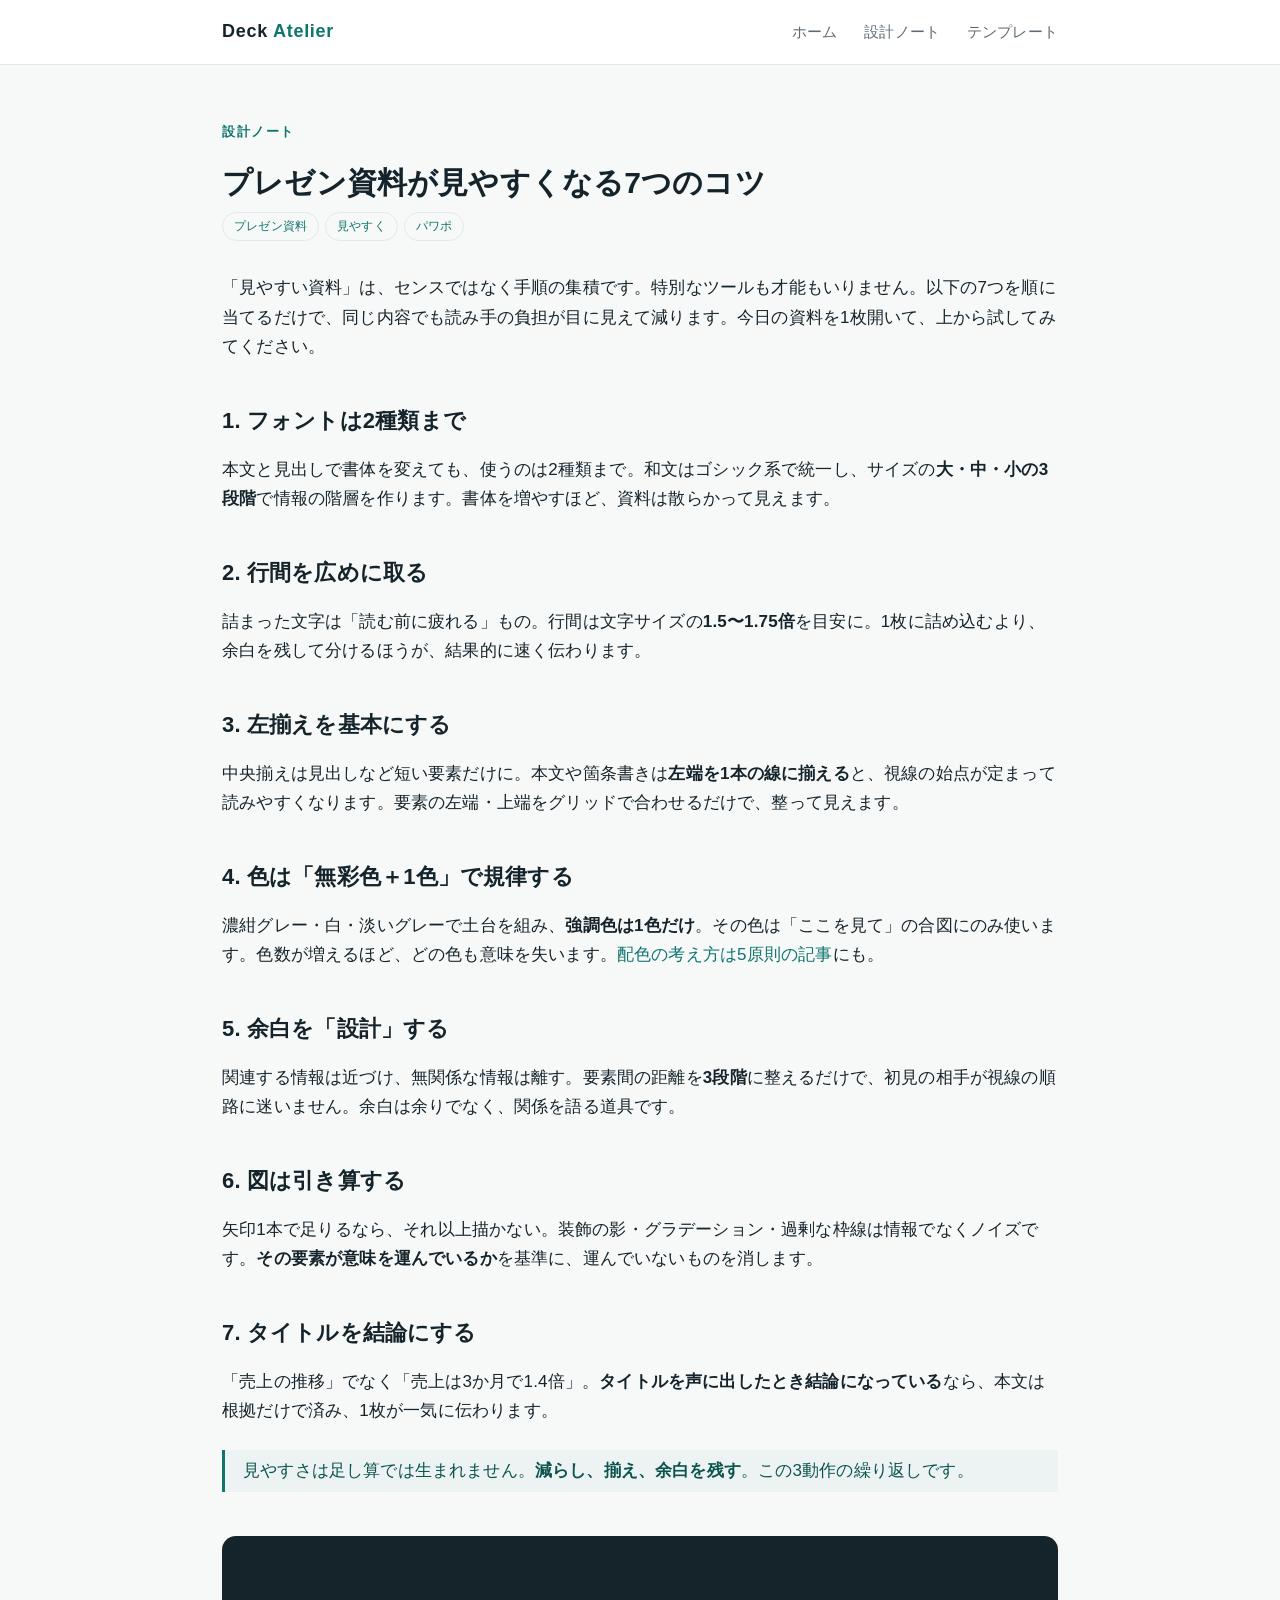
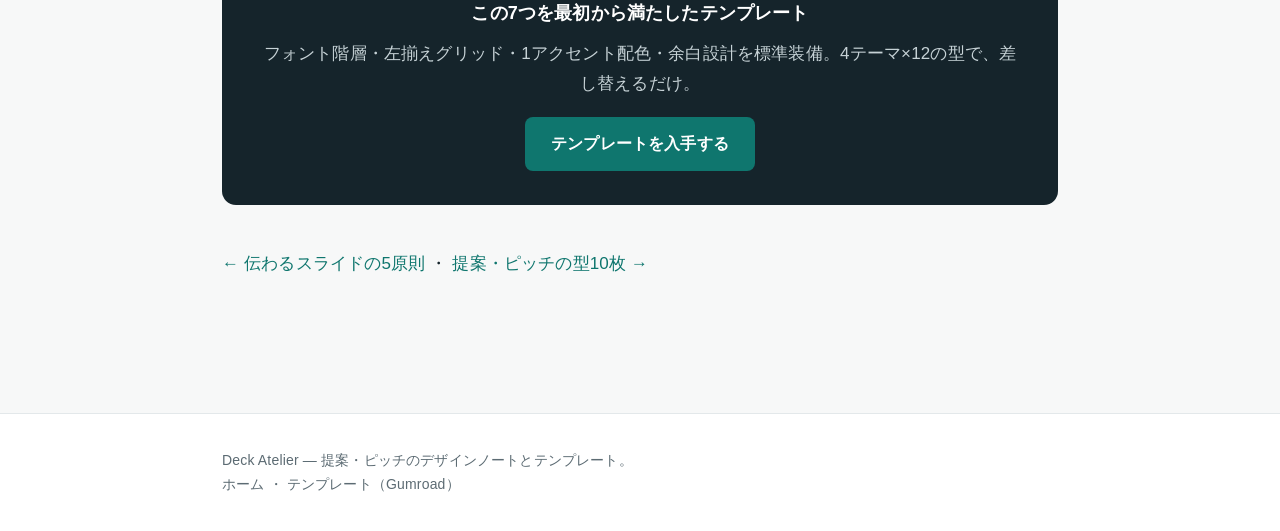
<file: guide/presentation-readable-tips.html>
<!doctype html>
<html lang="ja">
<head>
<meta charset="utf-8">
<meta name="viewport" content="width=device-width,initial-scale=1">
<title>プレゼン資料が見やすくなる7つのコツ — 明日の1枚から ｜ Deck Atelier</title>
<meta name="description" content="プレゼン資料を見やすくするのは才能でなく手順。フォント・行間・配色・整列・余白・図の引き算・タイトルの7つのコツを、今日の資料にそのまま当てられる形で解説します。">
<link rel="canonical" href="https://imeiden0814-sys.github.io/deck-atelier/guide/presentation-readable-tips.html">
<link rel="stylesheet" href="../style.css">
<script type="application/ld+json">
{"@context":"https://schema.org","@type":"Article","headline":"プレゼン資料が見やすくなる7つのコツ","description":"プレゼン資料を見やすくする7つの実践手順。","author":{"@type":"Organization","name":"Deck Atelier"},"publisher":{"@type":"Organization","name":"Deck Atelier"},"inLanguage":"ja"}
</script>
</head>
<body>
<header class="site"><div class="wrap">
  <div class="brand"><a href="../" style="color:inherit;text-decoration:none">Deck <span>Atelier</span></a></div>
  <nav class="top">
    <a href="../">ホーム</a>
    <a href="./slide-design-principles.html">設計ノート</a>
    <a href="https://imeiden.gumroad.com/l/premium-ai-deck/LAUNCH">テンプレート</a>
  </nav>
</div></header>

<main class="wrap">
<article class="post">
  <p class="kicker">設計ノート</p>
  <h1>プレゼン資料が見やすくなる7つのコツ</h1>
  <p class="meta"><span class="tag">プレゼン資料</span><span class="tag">見やすく</span><span class="tag">パワポ</span></p>

  <p>「見やすい資料」は、センスではなく手順の集積です。特別なツールも才能もいりません。以下の7つを順に当てるだけで、同じ内容でも読み手の負担が目に見えて減ります。今日の資料を1枚開いて、上から試してみてください。</p>

  <h2>1. フォントは2種類まで</h2>
  <p>本文と見出しで書体を変えても、使うのは2種類まで。和文はゴシック系で統一し、サイズの<strong>大・中・小の3段階</strong>で情報の階層を作ります。書体を増やすほど、資料は散らかって見えます。</p>

  <h2>2. 行間を広めに取る</h2>
  <p>詰まった文字は「読む前に疲れる」もの。行間は文字サイズの<strong>1.5〜1.75倍</strong>を目安に。1枚に詰め込むより、余白を残して分けるほうが、結果的に速く伝わります。</p>

  <h2>3. 左揃えを基本にする</h2>
  <p>中央揃えは見出しなど短い要素だけに。本文や箇条書きは<strong>左端を1本の線に揃える</strong>と、視線の始点が定まって読みやすくなります。要素の左端・上端をグリッドで合わせるだけで、整って見えます。</p>

  <h2>4. 色は「無彩色＋1色」で規律する</h2>
  <p>濃紺グレー・白・淡いグレーで土台を組み、<strong>強調色は1色だけ</strong>。その色は「ここを見て」の合図にのみ使います。色数が増えるほど、どの色も意味を失います。<a href="./slide-design-principles.html">配色の考え方は5原則の記事</a>にも。</p>

  <h2>5. 余白を「設計」する</h2>
  <p>関連する情報は近づけ、無関係な情報は離す。要素間の距離を<strong>3段階</strong>に整えるだけで、初見の相手が視線の順路に迷いません。余白は余りでなく、関係を語る道具です。</p>

  <h2>6. 図は引き算する</h2>
  <p>矢印1本で足りるなら、それ以上描かない。装飾の影・グラデーション・過剰な枠線は情報でなくノイズです。<strong>その要素が意味を運んでいるか</strong>を基準に、運んでいないものを消します。</p>

  <h2>7. タイトルを結論にする</h2>
  <p>「売上の推移」でなく「売上は3か月で1.4倍」。<strong>タイトルを声に出したとき結論になっている</strong>なら、本文は根拠だけで済み、1枚が一気に伝わります。</p>

  <blockquote>見やすさは足し算では生まれません。<strong>減らし、揃え、余白を残す</strong>。この3動作の繰り返しです。</blockquote>

  <div class="cta-band">
    <h3>この7つを最初から満たしたテンプレート</h3>
    <p>フォント階層・左揃えグリッド・1アクセント配色・余白設計を標準装備。4テーマ×12の型で、差し替えるだけ。</p>
    <a class="btn" href="https://imeiden.gumroad.com/l/premium-ai-deck/LAUNCH" style="background:#0f766e">テンプレートを入手する</a>
  </div>

  <p><a href="./slide-design-principles.html">← 伝わるスライドの5原則</a> ・ <a href="./pitch-deck-structure.html">提案・ピッチの型10枚 →</a></p>
</article>
</main>

<footer class="site"><div class="wrap">
  Deck Atelier — 提案・ピッチのデザインノートとテンプレート。<br>
  <a href="../">ホーム</a> ・ <a href="https://imeiden.gumroad.com/l/premium-ai-deck/LAUNCH">テンプレート（Gumroad）</a>
</div></footer>
</body>
</html>
</file>
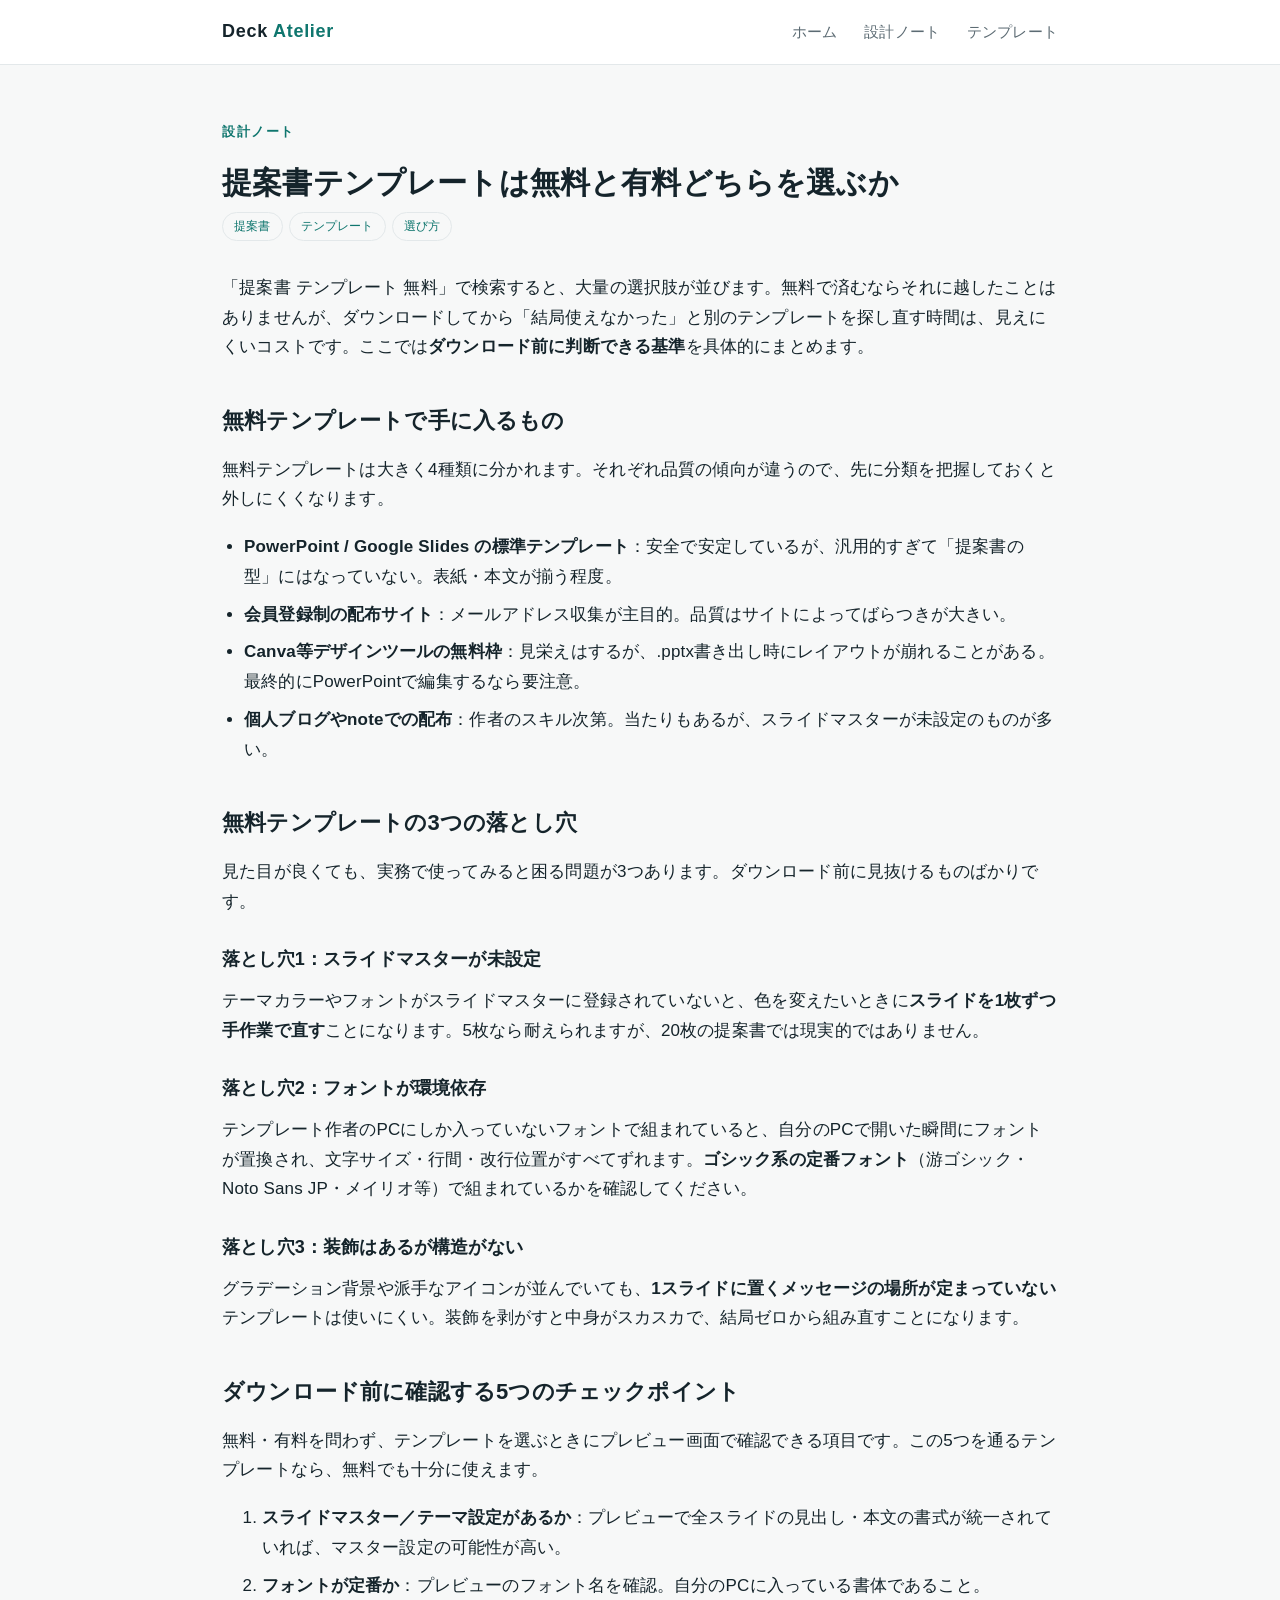
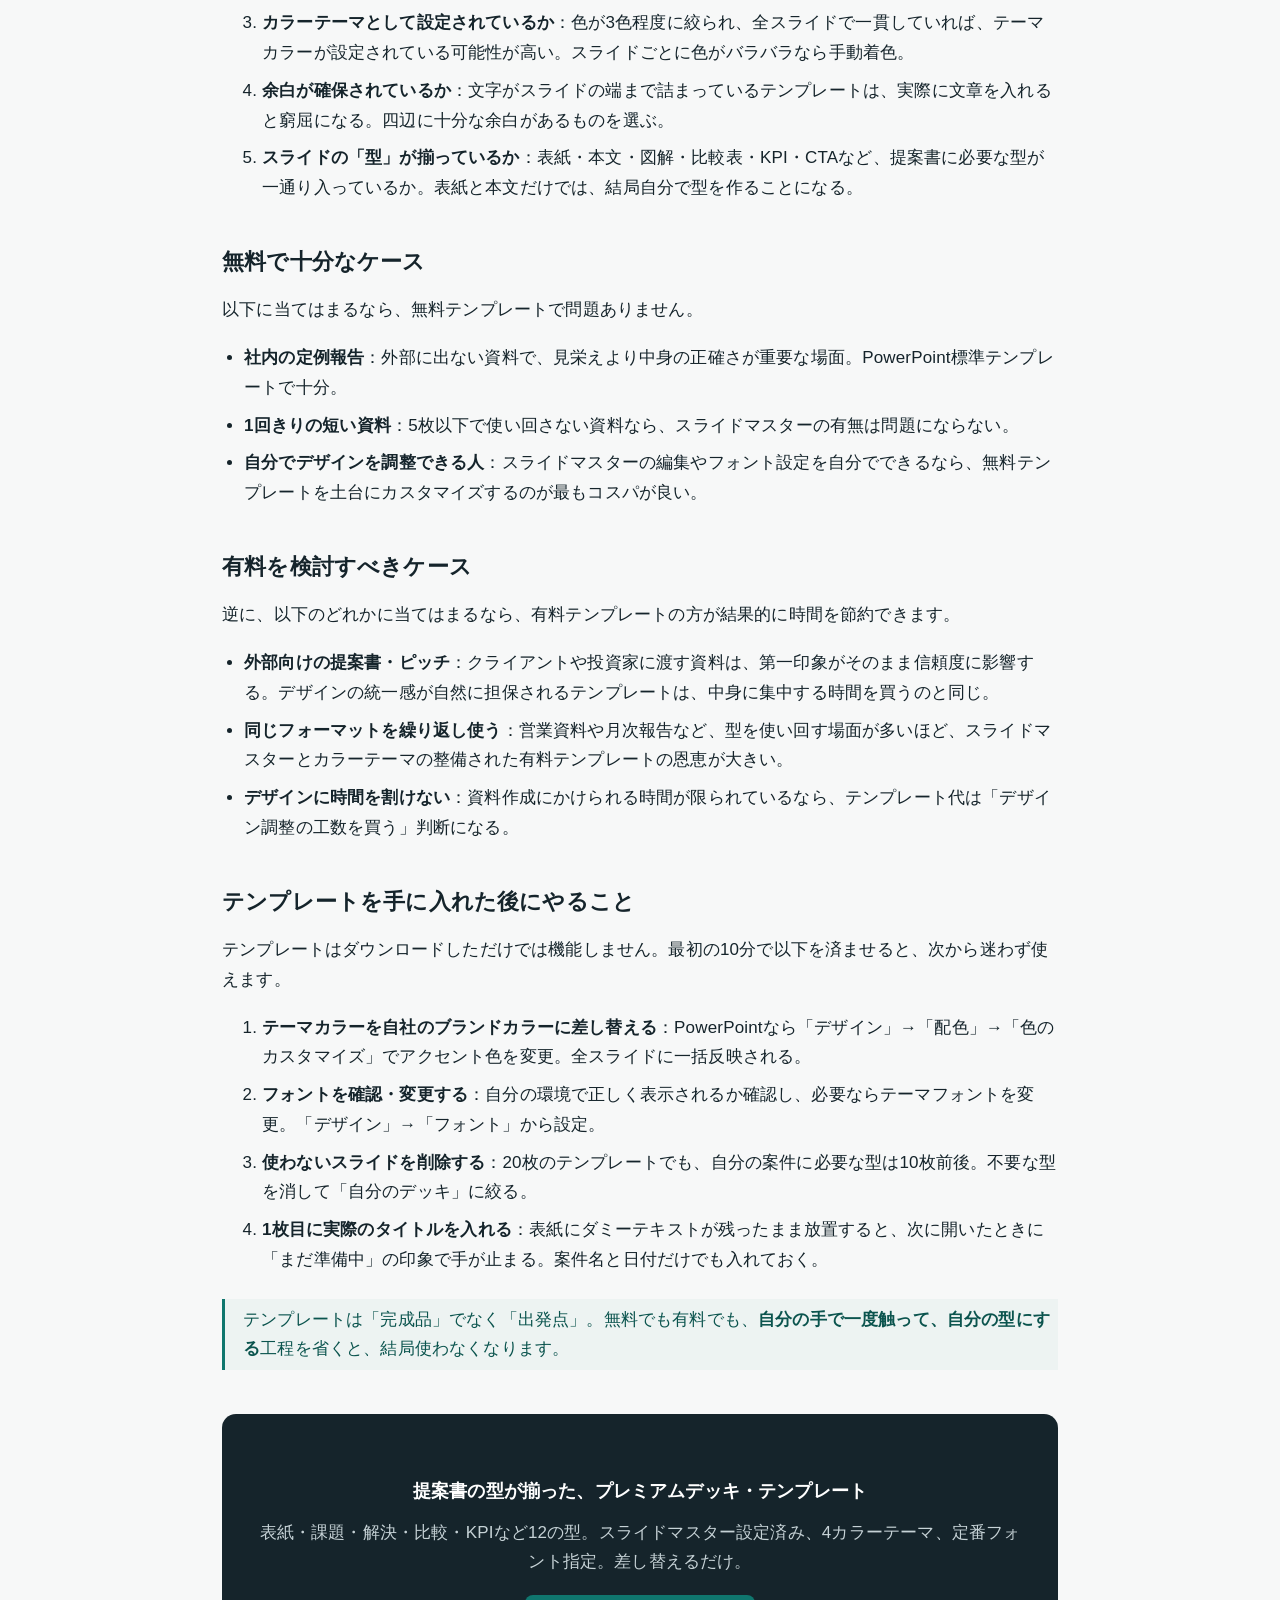
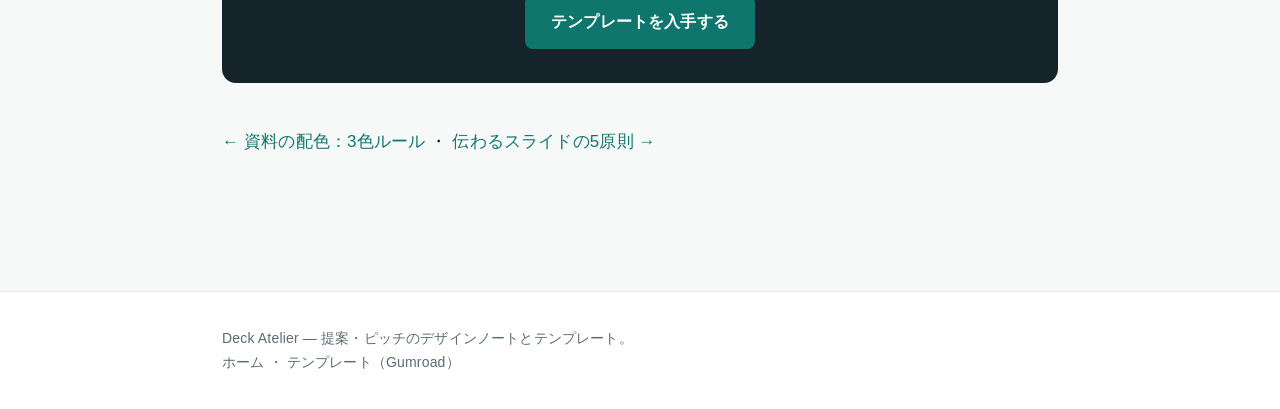
<file: guide/proposal-template-free-vs-paid.html>
<!doctype html>
<html lang="ja">
<head>
<meta charset="utf-8">
<meta name="viewport" content="width=device-width,initial-scale=1">
<title>提案書テンプレートは無料と有料どちらを選ぶか — 判断基準と選び方 ｜ Deck Atelier</title>
<meta name="description" content="提案書テンプレートは無料で十分か、有料を選ぶべきか。ダウンロード前に確認すべき5つのチェックポイントと、用途別の判断基準を具体的に解説します。">
<link rel="canonical" href="https://imeiden0814-sys.github.io/deck-atelier/guide/proposal-template-free-vs-paid.html">
<link rel="stylesheet" href="../style.css">
<script type="application/ld+json">
{"@context":"https://schema.org","@type":"Article","headline":"提案書テンプレートは無料と有料どちらを選ぶか","description":"提案書テンプレートの無料・有料の選び方と、ダウンロード前に確認すべきチェックポイント。","author":{"@type":"Organization","name":"Deck Atelier"},"publisher":{"@type":"Organization","name":"Deck Atelier"},"inLanguage":"ja"}
</script>
</head>
<body>
<header class="site"><div class="wrap">
  <div class="brand"><a href="../" style="color:inherit;text-decoration:none">Deck <span>Atelier</span></a></div>
  <nav class="top">
    <a href="../">ホーム</a>
    <a href="./slide-design-principles.html">設計ノート</a>
    <a href="https://imeiden.gumroad.com/l/premium-ai-deck/LAUNCH">テンプレート</a>
  </nav>
</div></header>

<main class="wrap">
<article class="post">
  <p class="kicker">設計ノート</p>
  <h1>提案書テンプレートは無料と有料どちらを選ぶか</h1>
  <p class="meta"><span class="tag">提案書</span><span class="tag">テンプレート</span><span class="tag">選び方</span></p>

  <p>「提案書 テンプレート 無料」で検索すると、大量の選択肢が並びます。無料で済むならそれに越したことはありませんが、ダウンロードしてから「結局使えなかった」と別のテンプレートを探し直す時間は、見えにくいコストです。ここでは<strong>ダウンロード前に判断できる基準</strong>を具体的にまとめます。</p>

  <h2>無料テンプレートで手に入るもの</h2>
  <p>無料テンプレートは大きく4種類に分かれます。それぞれ品質の傾向が違うので、先に分類を把握しておくと外しにくくなります。</p>
  <ul>
    <li><strong>PowerPoint / Google Slides の標準テンプレート</strong>：安全で安定しているが、汎用的すぎて「提案書の型」にはなっていない。表紙・本文が揃う程度。</li>
    <li><strong>会員登録制の配布サイト</strong>：メールアドレス収集が主目的。品質はサイトによってばらつきが大きい。</li>
    <li><strong>Canva等デザインツールの無料枠</strong>：見栄えはするが、.pptx書き出し時にレイアウトが崩れることがある。最終的にPowerPointで編集するなら要注意。</li>
    <li><strong>個人ブログやnoteでの配布</strong>：作者のスキル次第。当たりもあるが、スライドマスターが未設定のものが多い。</li>
  </ul>

  <h2>無料テンプレートの3つの落とし穴</h2>
  <p>見た目が良くても、実務で使ってみると困る問題が3つあります。ダウンロード前に見抜けるものばかりです。</p>
  <h3>落とし穴1：スライドマスターが未設定</h3>
  <p>テーマカラーやフォントがスライドマスターに登録されていないと、色を変えたいときに<strong>スライドを1枚ずつ手作業で直す</strong>ことになります。5枚なら耐えられますが、20枚の提案書では現実的ではありません。</p>
  <h3>落とし穴2：フォントが環境依存</h3>
  <p>テンプレート作者のPCにしか入っていないフォントで組まれていると、自分のPCで開いた瞬間にフォントが置換され、文字サイズ・行間・改行位置がすべてずれます。<strong>ゴシック系の定番フォント</strong>（游ゴシック・Noto Sans JP・メイリオ等）で組まれているかを確認してください。</p>
  <h3>落とし穴3：装飾はあるが構造がない</h3>
  <p>グラデーション背景や派手なアイコンが並んでいても、<strong>1スライドに置くメッセージの場所が定まっていない</strong>テンプレートは使いにくい。装飾を剥がすと中身がスカスカで、結局ゼロから組み直すことになります。</p>

  <h2>ダウンロード前に確認する5つのチェックポイント</h2>
  <p>無料・有料を問わず、テンプレートを選ぶときにプレビュー画面で確認できる項目です。この5つを通るテンプレートなら、無料でも十分に使えます。</p>
  <ol>
    <li><strong>スライドマスター／テーマ設定があるか</strong>：プレビューで全スライドの見出し・本文の書式が統一されていれば、マスター設定の可能性が高い。</li>
    <li><strong>フォントが定番か</strong>：プレビューのフォント名を確認。自分のPCに入っている書体であること。</li>
    <li><strong>カラーテーマとして設定されているか</strong>：色が3色程度に絞られ、全スライドで一貫していれば、テーマカラーが設定されている可能性が高い。スライドごとに色がバラバラなら手動着色。</li>
    <li><strong>余白が確保されているか</strong>：文字がスライドの端まで詰まっているテンプレートは、実際に文章を入れると窮屈になる。四辺に十分な余白があるものを選ぶ。</li>
    <li><strong>スライドの「型」が揃っているか</strong>：表紙・本文・図解・比較表・KPI・CTAなど、提案書に必要な型が一通り入っているか。表紙と本文だけでは、結局自分で型を作ることになる。</li>
  </ol>

  <h2>無料で十分なケース</h2>
  <p>以下に当てはまるなら、無料テンプレートで問題ありません。</p>
  <ul>
    <li><strong>社内の定例報告</strong>：外部に出ない資料で、見栄えより中身の正確さが重要な場面。PowerPoint標準テンプレートで十分。</li>
    <li><strong>1回きりの短い資料</strong>：5枚以下で使い回さない資料なら、スライドマスターの有無は問題にならない。</li>
    <li><strong>自分でデザインを調整できる人</strong>：スライドマスターの編集やフォント設定を自分でできるなら、無料テンプレートを土台にカスタマイズするのが最もコスパが良い。</li>
  </ul>

  <h2>有料を検討すべきケース</h2>
  <p>逆に、以下のどれかに当てはまるなら、有料テンプレートの方が結果的に時間を節約できます。</p>
  <ul>
    <li><strong>外部向けの提案書・ピッチ</strong>：クライアントや投資家に渡す資料は、第一印象がそのまま信頼度に影響する。デザインの統一感が自然に担保されるテンプレートは、中身に集中する時間を買うのと同じ。</li>
    <li><strong>同じフォーマットを繰り返し使う</strong>：営業資料や月次報告など、型を使い回す場面が多いほど、スライドマスターとカラーテーマの整備された有料テンプレートの恩恵が大きい。</li>
    <li><strong>デザインに時間を割けない</strong>：資料作成にかけられる時間が限られているなら、テンプレート代は「デザイン調整の工数を買う」判断になる。</li>
  </ul>

  <h2>テンプレートを手に入れた後にやること</h2>
  <p>テンプレートはダウンロードしただけでは機能しません。最初の10分で以下を済ませると、次から迷わず使えます。</p>
  <ol>
    <li><strong>テーマカラーを自社のブランドカラーに差し替える</strong>：PowerPointなら「デザイン」→「配色」→「色のカスタマイズ」でアクセント色を変更。全スライドに一括反映される。</li>
    <li><strong>フォントを確認・変更する</strong>：自分の環境で正しく表示されるか確認し、必要ならテーマフォントを変更。「デザイン」→「フォント」から設定。</li>
    <li><strong>使わないスライドを削除する</strong>：20枚のテンプレートでも、自分の案件に必要な型は10枚前後。不要な型を消して「自分のデッキ」に絞る。</li>
    <li><strong>1枚目に実際のタイトルを入れる</strong>：表紙にダミーテキストが残ったまま放置すると、次に開いたときに「まだ準備中」の印象で手が止まる。案件名と日付だけでも入れておく。</li>
  </ol>

  <blockquote>テンプレートは「完成品」でなく「出発点」。無料でも有料でも、<strong>自分の手で一度触って、自分の型にする</strong>工程を省くと、結局使わなくなります。</blockquote>

  <div class="cta-band">
    <h3>提案書の型が揃った、プレミアムデッキ・テンプレート</h3>
    <p>表紙・課題・解決・比較・KPIなど12の型。スライドマスター設定済み、4カラーテーマ、定番フォント指定。差し替えるだけ。</p>
    <a class="btn" href="https://imeiden.gumroad.com/l/premium-ai-deck/LAUNCH" style="background:#0f766e">テンプレートを入手する</a>
  </div>

  <p><a href="./slide-color-3rule.html">← 資料の配色：3色ルール</a> ・ <a href="./slide-design-principles.html">伝わるスライドの5原則 →</a></p>
</article>
</main>

<footer class="site"><div class="wrap">
  Deck Atelier — 提案・ピッチのデザインノートとテンプレート。<br>
  <a href="../">ホーム</a> ・ <a href="https://imeiden.gumroad.com/l/premium-ai-deck/LAUNCH">テンプレート（Gumroad）</a>
</div></footer>
</body>
</html>
</file>
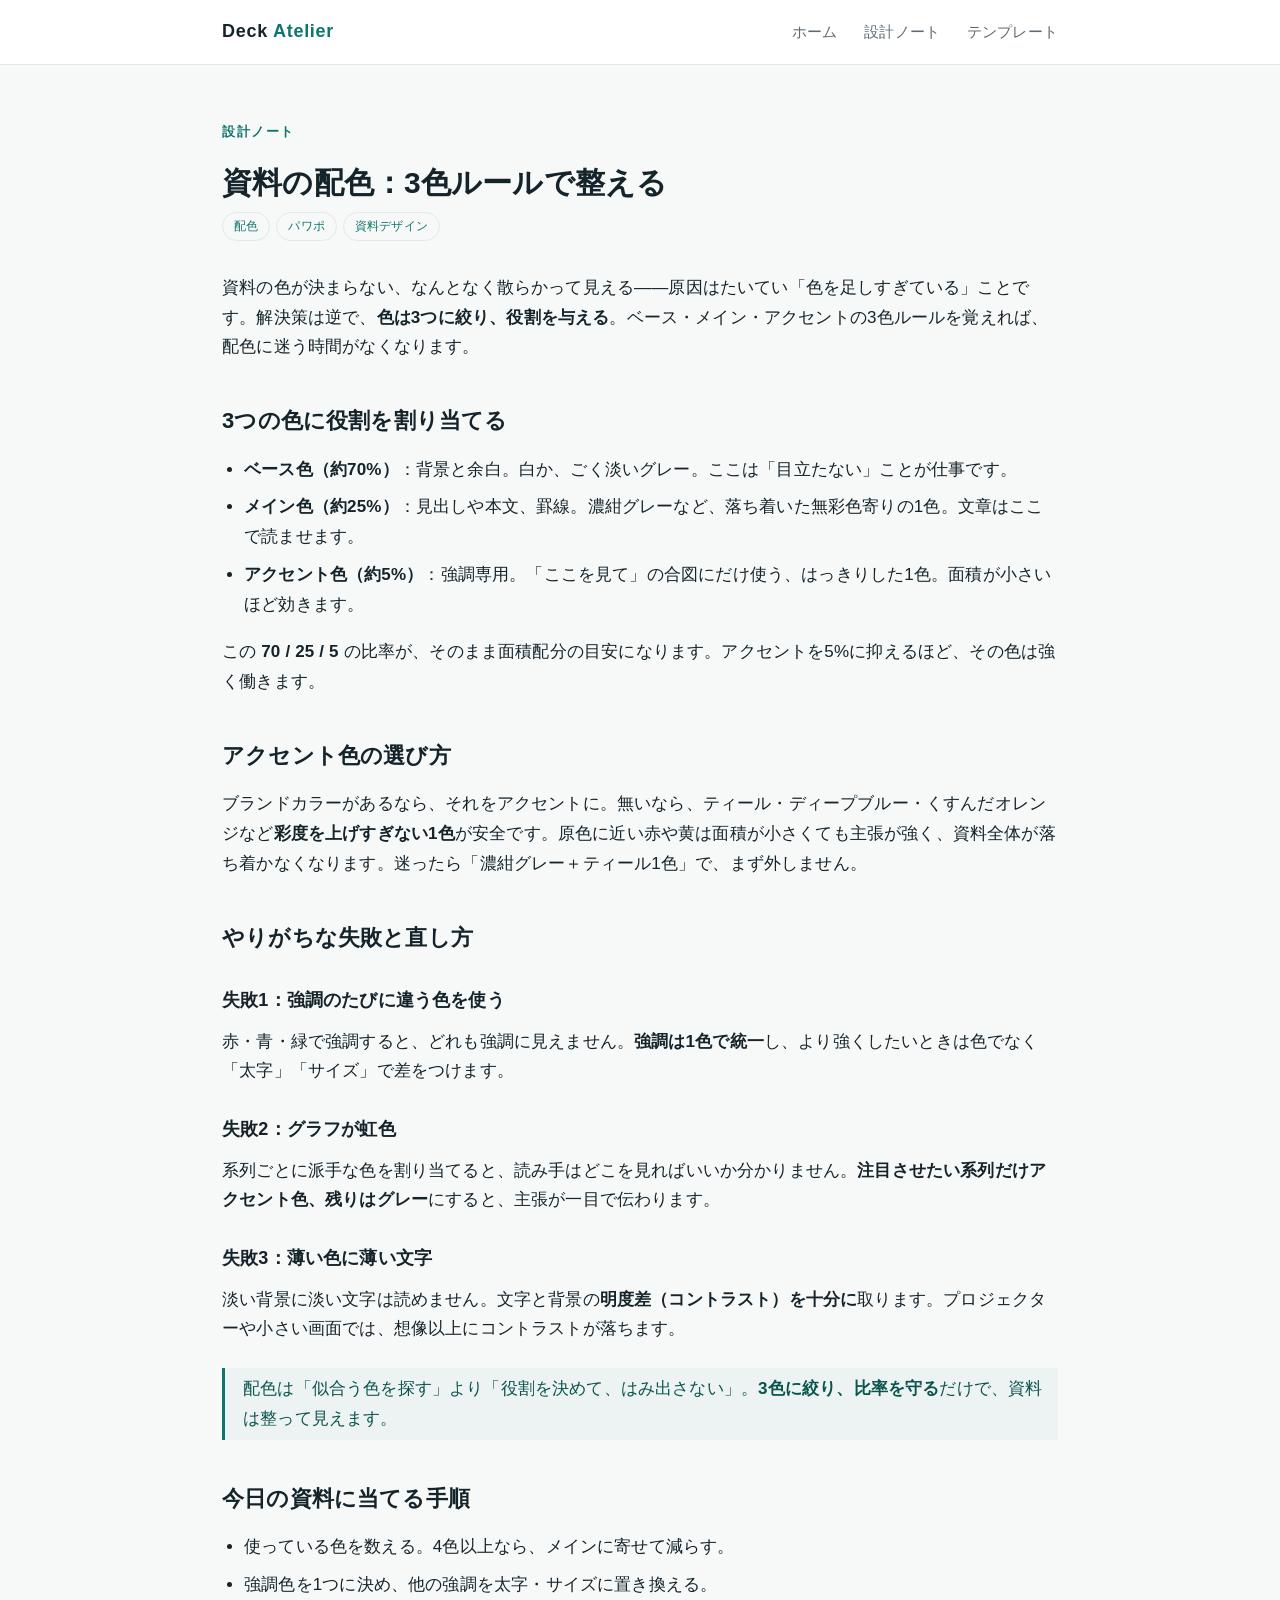
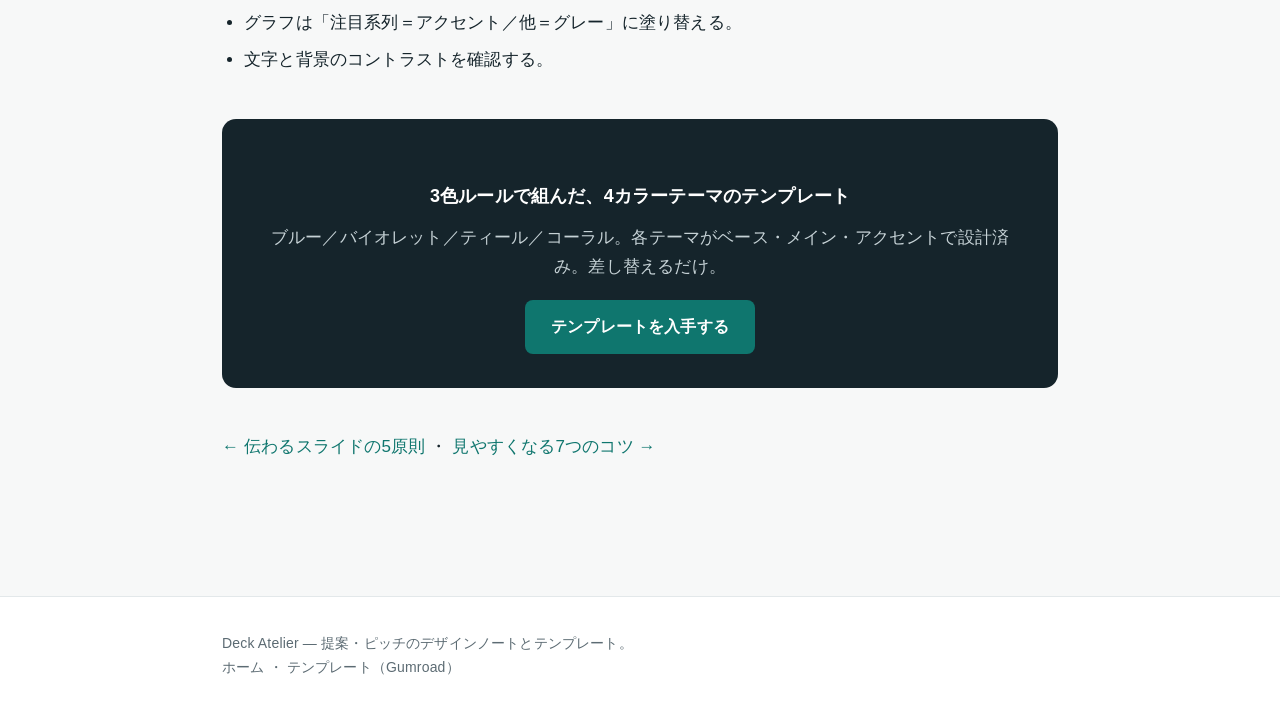
<file: guide/slide-color-3rule.html>
<!doctype html>
<html lang="ja">
<head>
<meta charset="utf-8">
<meta name="viewport" content="width=device-width,initial-scale=1">
<title>資料の配色：3色ルールで整える — パワポの色の決め方 ｜ Deck Atelier</title>
<meta name="description" content="資料の色が決まらない・散らかる原因は、色を「足す」から。ベース・メイン・アクセントの3色ルールで、パワポや提案書の配色を迷わず整える具体手順を、比率と選び方つきで解説します。">
<link rel="canonical" href="https://imeiden0814-sys.github.io/deck-atelier/guide/slide-color-3rule.html">
<link rel="stylesheet" href="../style.css">
<script type="application/ld+json">
{"@context":"https://schema.org","@type":"Article","headline":"資料の配色：3色ルールで整える","description":"ベース・メイン・アクセントの3色で資料の配色を整える手順。","author":{"@type":"Organization","name":"Deck Atelier"},"publisher":{"@type":"Organization","name":"Deck Atelier"},"inLanguage":"ja"}
</script>
</head>
<body>
<header class="site"><div class="wrap">
  <div class="brand"><a href="../" style="color:inherit;text-decoration:none">Deck <span>Atelier</span></a></div>
  <nav class="top">
    <a href="../">ホーム</a>
    <a href="./slide-design-principles.html">設計ノート</a>
    <a href="https://imeiden.gumroad.com/l/premium-ai-deck/LAUNCH">テンプレート</a>
  </nav>
</div></header>

<main class="wrap">
<article class="post">
  <p class="kicker">設計ノート</p>
  <h1>資料の配色：3色ルールで整える</h1>
  <p class="meta"><span class="tag">配色</span><span class="tag">パワポ</span><span class="tag">資料デザイン</span></p>

  <p>資料の色が決まらない、なんとなく散らかって見える——原因はたいてい「色を足しすぎている」ことです。解決策は逆で、<strong>色は3つに絞り、役割を与える</strong>。ベース・メイン・アクセントの3色ルールを覚えれば、配色に迷う時間がなくなります。</p>

  <h2>3つの色に役割を割り当てる</h2>
  <ul>
    <li><strong>ベース色（約70%）</strong>：背景と余白。白か、ごく淡いグレー。ここは「目立たない」ことが仕事です。</li>
    <li><strong>メイン色（約25%）</strong>：見出しや本文、罫線。濃紺グレーなど、落ち着いた無彩色寄りの1色。文章はここで読ませます。</li>
    <li><strong>アクセント色（約5%）</strong>：強調専用。「ここを見て」の合図にだけ使う、はっきりした1色。面積が小さいほど効きます。</li>
  </ul>
  <p>この <strong>70 / 25 / 5</strong> の比率が、そのまま面積配分の目安になります。アクセントを5%に抑えるほど、その色は強く働きます。</p>

  <h2>アクセント色の選び方</h2>
  <p>ブランドカラーがあるなら、それをアクセントに。無いなら、ティール・ディープブルー・くすんだオレンジなど<strong>彩度を上げすぎない1色</strong>が安全です。原色に近い赤や黄は面積が小さくても主張が強く、資料全体が落ち着かなくなります。迷ったら「濃紺グレー＋ティール1色」で、まず外しません。</p>

  <h2>やりがちな失敗と直し方</h2>
  <h3>失敗1：強調のたびに違う色を使う</h3>
  <p>赤・青・緑で強調すると、どれも強調に見えません。<strong>強調は1色で統一</strong>し、より強くしたいときは色でなく「太字」「サイズ」で差をつけます。</p>
  <h3>失敗2：グラフが虹色</h3>
  <p>系列ごとに派手な色を割り当てると、読み手はどこを見ればいいか分かりません。<strong>注目させたい系列だけアクセント色、残りはグレー</strong>にすると、主張が一目で伝わります。</p>
  <h3>失敗3：薄い色に薄い文字</h3>
  <p>淡い背景に淡い文字は読めません。文字と背景の<strong>明度差（コントラスト）を十分に</strong>取ります。プロジェクターや小さい画面では、想像以上にコントラストが落ちます。</p>

  <blockquote>配色は「似合う色を探す」より「役割を決めて、はみ出さない」。<strong>3色に絞り、比率を守る</strong>だけで、資料は整って見えます。</blockquote>

  <h2>今日の資料に当てる手順</h2>
  <ul>
    <li>使っている色を数える。4色以上なら、メインに寄せて減らす。</li>
    <li>強調色を1つに決め、他の強調を太字・サイズに置き換える。</li>
    <li>グラフは「注目系列＝アクセント／他＝グレー」に塗り替える。</li>
    <li>文字と背景のコントラストを確認する。</li>
  </ul>

  <div class="cta-band">
    <h3>3色ルールで組んだ、4カラーテーマのテンプレート</h3>
    <p>ブルー／バイオレット／ティール／コーラル。各テーマがベース・メイン・アクセントで設計済み。差し替えるだけ。</p>
    <a class="btn" href="https://imeiden.gumroad.com/l/premium-ai-deck/LAUNCH" style="background:#0f766e">テンプレートを入手する</a>
  </div>

  <p><a href="./slide-design-principles.html">← 伝わるスライドの5原則</a> ・ <a href="./presentation-readable-tips.html">見やすくなる7つのコツ →</a></p>
</article>
</main>

<footer class="site"><div class="wrap">
  Deck Atelier — 提案・ピッチのデザインノートとテンプレート。<br>
  <a href="../">ホーム</a> ・ <a href="https://imeiden.gumroad.com/l/premium-ai-deck/LAUNCH">テンプレート（Gumroad）</a>
</div></footer>
</body>
</html>
</file>
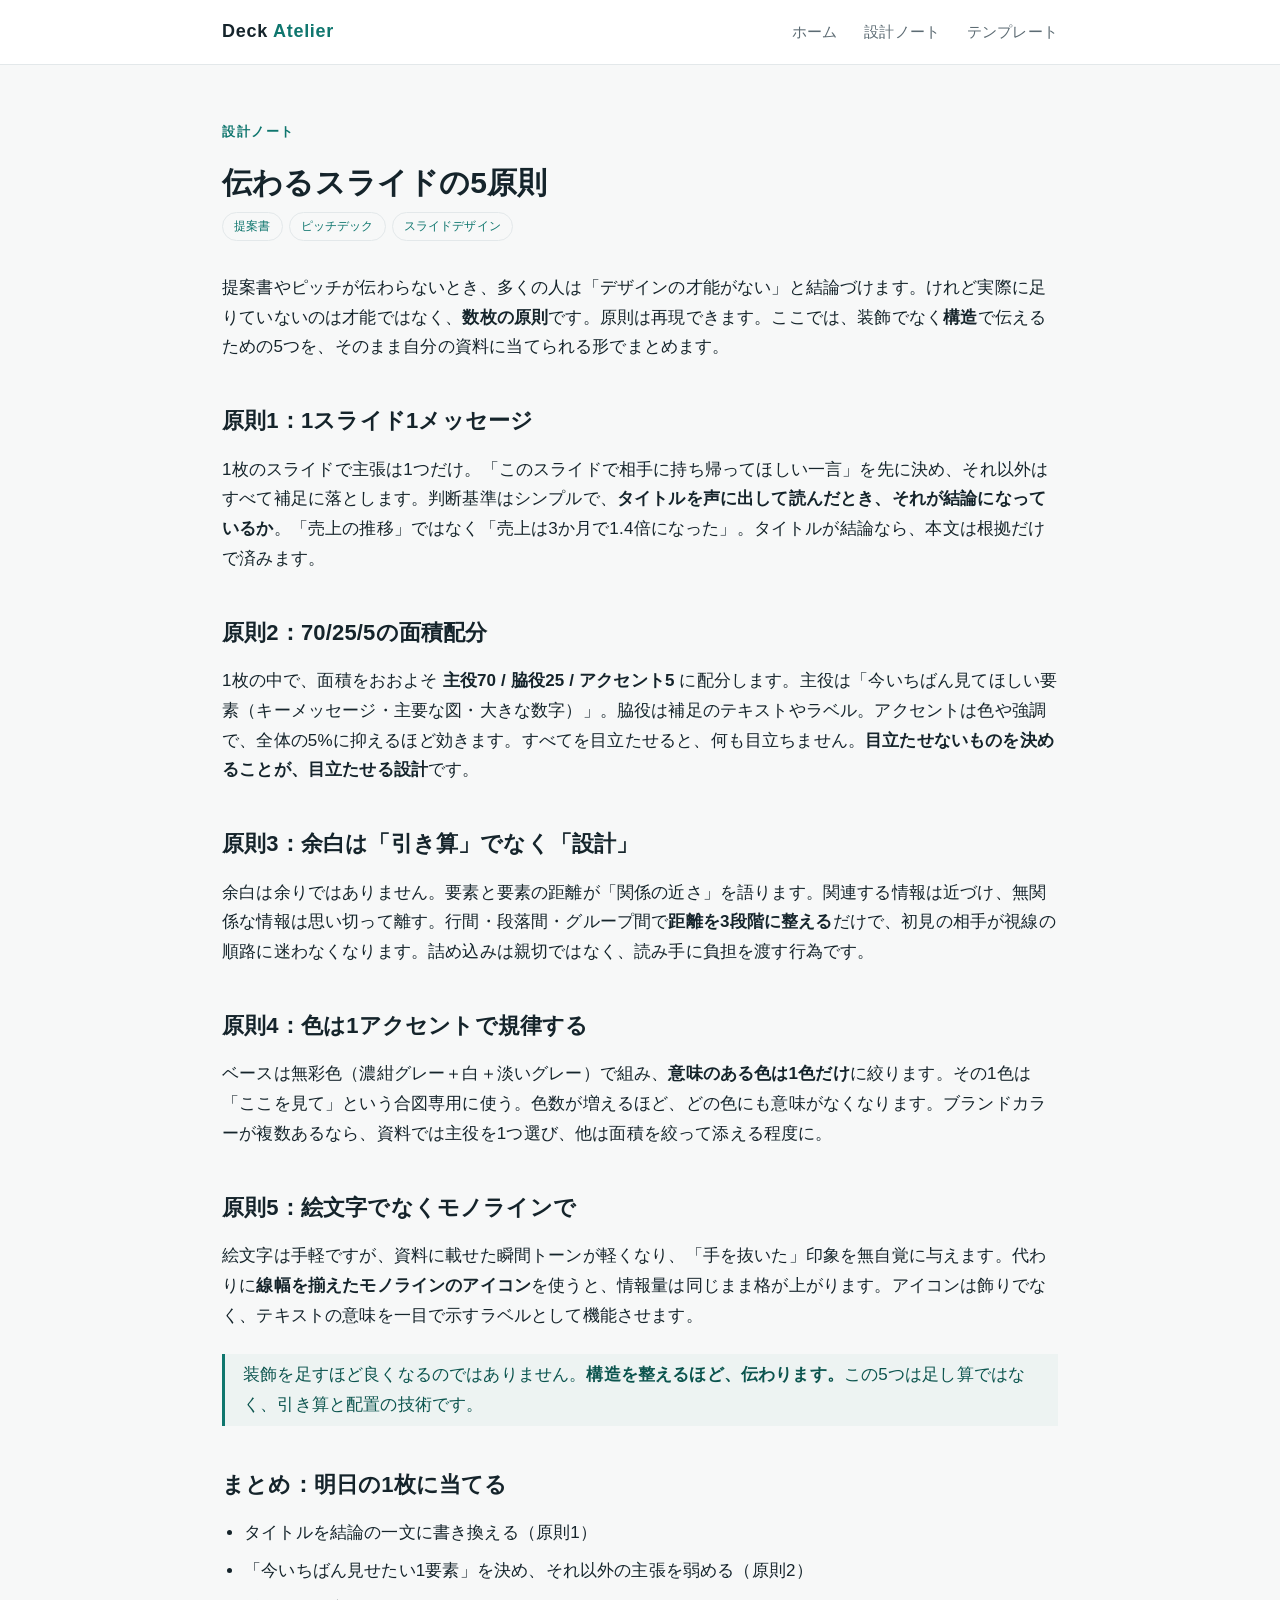
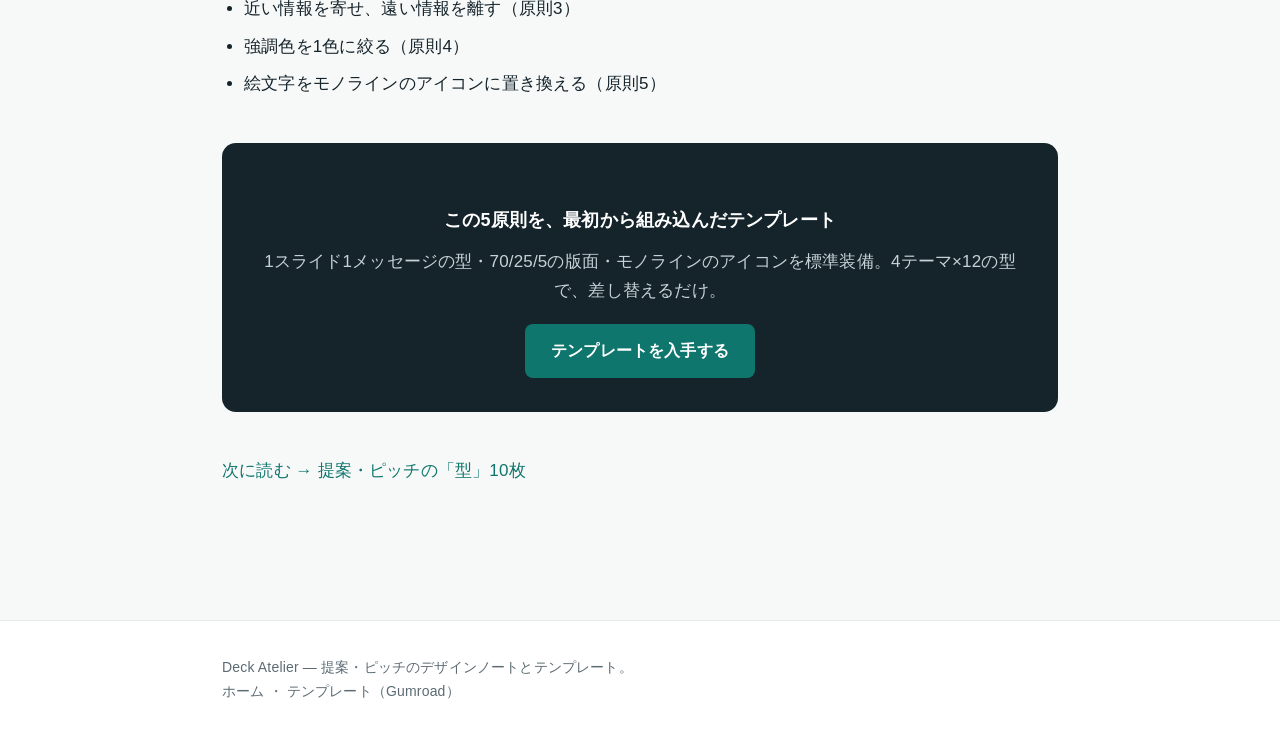
<file: guide/slide-design-principles.html>
<!doctype html>
<html lang="ja">
<head>
<meta charset="utf-8">
<meta name="viewport" content="width=device-width,initial-scale=1">
<title>伝わるスライドの5原則 — 提案書・ピッチのデザインノート ｜ Deck Atelier</title>
<meta name="description" content="提案書やピッチが伝わらないのは、才能でなく原則の不在。1スライド1メッセージ・70/25/5の面積配分・余白・1アクセント・モノラインの5つで、装飾でなく構造で伝えるスライド設計を解説。">
<link rel="canonical" href="https://imeiden0814-sys.github.io/deck-atelier/guide/slide-design-principles.html">
<link rel="stylesheet" href="../style.css">
</head>
<body>
<header class="site"><div class="wrap">
  <div class="brand"><a href="../" style="color:inherit;text-decoration:none">Deck <span>Atelier</span></a></div>
  <nav class="top">
    <a href="../">ホーム</a>
    <a href="./slide-design-principles.html">設計ノート</a>
    <a href="https://imeiden.gumroad.com/l/premium-ai-deck/LAUNCH">テンプレート</a>
  </nav>
</div></header>

<main class="wrap">
<article class="post">
  <p class="kicker">設計ノート</p>
  <h1>伝わるスライドの5原則</h1>
  <p class="meta"><span class="tag">提案書</span><span class="tag">ピッチデック</span><span class="tag">スライドデザイン</span></p>

  <p>提案書やピッチが伝わらないとき、多くの人は「デザインの才能がない」と結論づけます。けれど実際に足りていないのは才能ではなく、<strong>数枚の原則</strong>です。原則は再現できます。ここでは、装飾でなく<strong>構造</strong>で伝えるための5つを、そのまま自分の資料に当てられる形でまとめます。</p>

  <h2>原則1：1スライド1メッセージ</h2>
  <p>1枚のスライドで主張は1つだけ。「このスライドで相手に持ち帰ってほしい一言」を先に決め、それ以外はすべて補足に落とします。判断基準はシンプルで、<strong>タイトルを声に出して読んだとき、それが結論になっているか</strong>。「売上の推移」ではなく「売上は3か月で1.4倍になった」。タイトルが結論なら、本文は根拠だけで済みます。</p>

  <h2>原則2：70/25/5の面積配分</h2>
  <p>1枚の中で、面積をおおよそ <strong>主役70 / 脇役25 / アクセント5</strong> に配分します。主役は「今いちばん見てほしい要素（キーメッセージ・主要な図・大きな数字）」。脇役は補足のテキストやラベル。アクセントは色や強調で、全体の5%に抑えるほど効きます。すべてを目立たせると、何も目立ちません。<strong>目立たせないものを決めることが、目立たせる設計</strong>です。</p>

  <h2>原則3：余白は「引き算」でなく「設計」</h2>
  <p>余白は余りではありません。要素と要素の距離が「関係の近さ」を語ります。関連する情報は近づけ、無関係な情報は思い切って離す。行間・段落間・グループ間で<strong>距離を3段階に整える</strong>だけで、初見の相手が視線の順路に迷わなくなります。詰め込みは親切ではなく、読み手に負担を渡す行為です。</p>

  <h2>原則4：色は1アクセントで規律する</h2>
  <p>ベースは無彩色（濃紺グレー＋白＋淡いグレー）で組み、<strong>意味のある色は1色だけ</strong>に絞ります。その1色は「ここを見て」という合図専用に使う。色数が増えるほど、どの色にも意味がなくなります。ブランドカラーが複数あるなら、資料では主役を1つ選び、他は面積を絞って添える程度に。</p>

  <h2>原則5：絵文字でなくモノラインで</h2>
  <p>絵文字は手軽ですが、資料に載せた瞬間トーンが軽くなり、「手を抜いた」印象を無自覚に与えます。代わりに<strong>線幅を揃えたモノラインのアイコン</strong>を使うと、情報量は同じまま格が上がります。アイコンは飾りでなく、テキストの意味を一目で示すラベルとして機能させます。</p>

  <blockquote>装飾を足すほど良くなるのではありません。<strong>構造を整えるほど、伝わります。</strong>この5つは足し算ではなく、引き算と配置の技術です。</blockquote>

  <h2>まとめ：明日の1枚に当てる</h2>
  <ul>
    <li>タイトルを結論の一文に書き換える（原則1）</li>
    <li>「今いちばん見せたい1要素」を決め、それ以外の主張を弱める（原則2）</li>
    <li>近い情報を寄せ、遠い情報を離す（原則3）</li>
    <li>強調色を1色に絞る（原則4）</li>
    <li>絵文字をモノラインのアイコンに置き換える（原則5）</li>
  </ul>

  <div class="cta-band">
    <h3>この5原則を、最初から組み込んだテンプレート</h3>
    <p>1スライド1メッセージの型・70/25/5の版面・モノラインのアイコンを標準装備。4テーマ×12の型で、差し替えるだけ。</p>
    <a class="btn" href="https://imeiden.gumroad.com/l/premium-ai-deck/LAUNCH" style="background:#0f766e">テンプレートを入手する</a>
  </div>

  <p><a href="./pitch-deck-structure.html">次に読む → 提案・ピッチの「型」10枚</a></p>
</article>
</main>

<footer class="site"><div class="wrap">
  Deck Atelier — 提案・ピッチのデザインノートとテンプレート。<br>
  <a href="../">ホーム</a> ・ <a href="https://imeiden.gumroad.com/l/premium-ai-deck/LAUNCH">テンプレート（Gumroad）</a>
</div></footer>
</body>
</html>
</file>
<file: style.css>
:root{
  --ink:#15242b;      /* 濃紺グレー・本文 */
  --muted:#5c6b73;
  --line:#e3e8ea;
  --bg:#f7f8f8;
  --card:#ffffff;
  --accent:#0f766e;   /* ティール1アクセント */
  --accent-ink:#0b544e;
  --max:880px;
}
*{box-sizing:border-box}
html{-webkit-text-size-adjust:100%}
body{
  margin:0;color:var(--ink);background:var(--bg);
  font-family:-apple-system,"Segoe UI","Hiragino Kaku Gothic ProN","Noto Sans JP",Meiryo,sans-serif;
  line-height:1.75;font-size:17px;letter-spacing:.01em;
}
a{color:var(--accent);text-decoration:none}
a:hover{text-decoration:underline}
.wrap{max-width:var(--max);margin:0 auto;padding:0 22px}
header.site{border-bottom:1px solid var(--line);background:var(--card)}
header.site .wrap{display:flex;align-items:center;justify-content:space-between;height:64px}
.brand{font-weight:700;letter-spacing:.04em;color:var(--ink);font-size:18px}
.brand span{color:var(--accent)}
nav.top a{color:var(--muted);margin-left:22px;font-size:15px}
.hero{padding:72px 0 40px}
.hero h1{font-size:34px;line-height:1.35;margin:0 0 16px;font-weight:800;letter-spacing:.01em}
.hero p.lead{font-size:19px;color:var(--muted);margin:0 0 28px;max-width:620px}
.btn{display:inline-block;background:var(--accent);color:#fff;padding:13px 26px;border-radius:8px;font-weight:700;font-size:16px}
.btn:hover{background:var(--accent-ink);text-decoration:none}
.btn.ghost{background:transparent;color:var(--accent);border:1.5px solid var(--accent)}
.btn.ghost:hover{background:rgba(15,118,110,.06)}
.hr{height:1px;background:var(--line);border:0;margin:48px 0}
section h2{font-size:24px;font-weight:800;margin:0 0 20px}
.grid{display:grid;grid-template-columns:1fr 1fr;gap:20px}
@media(max-width:680px){.grid{grid-template-columns:1fr}.hero h1{font-size:27px}}
.card{background:var(--card);border:1px solid var(--line);border-radius:12px;padding:24px}
.card h3{margin:0 0 8px;font-size:18px}
.card p{margin:0;color:var(--muted);font-size:15px}
.kicker{color:var(--accent);font-weight:700;font-size:13px;letter-spacing:.12em;text-transform:uppercase;margin:0 0 10px}
article.post{padding:56px 0}
article.post h1{font-size:30px;line-height:1.4;margin:0 0 8px;font-weight:800}
article.post .meta{color:var(--muted);font-size:14px;margin:0 0 32px}
article.post h2{font-size:22px;margin:40px 0 14px}
article.post h3{font-size:18px;margin:28px 0 10px}
article.post p{margin:0 0 18px}
article.post ul{margin:0 0 18px;padding-left:22px}
article.post li{margin:0 0 8px}
blockquote{border-left:3px solid var(--accent);margin:24px 0;padding:6px 0 6px 18px;color:var(--accent-ink);background:rgba(15,118,110,.04)}
.cta-band{background:var(--ink);color:#fff;border-radius:14px;padding:34px;margin:44px 0;text-align:center}
.cta-band h3{margin:0 0 10px;font-size:20px;color:#fff}
.cta-band p{margin:0 0 20px;color:#c6d2d6}
footer.site{border-top:1px solid var(--line);background:var(--card);margin-top:60px;padding:34px 0;color:var(--muted);font-size:14px}
footer.site a{color:var(--muted)}
.tag{display:inline-block;font-size:12px;color:var(--accent);border:1px solid var(--line);border-radius:999px;padding:3px 11px;margin-right:6px}
</file>
